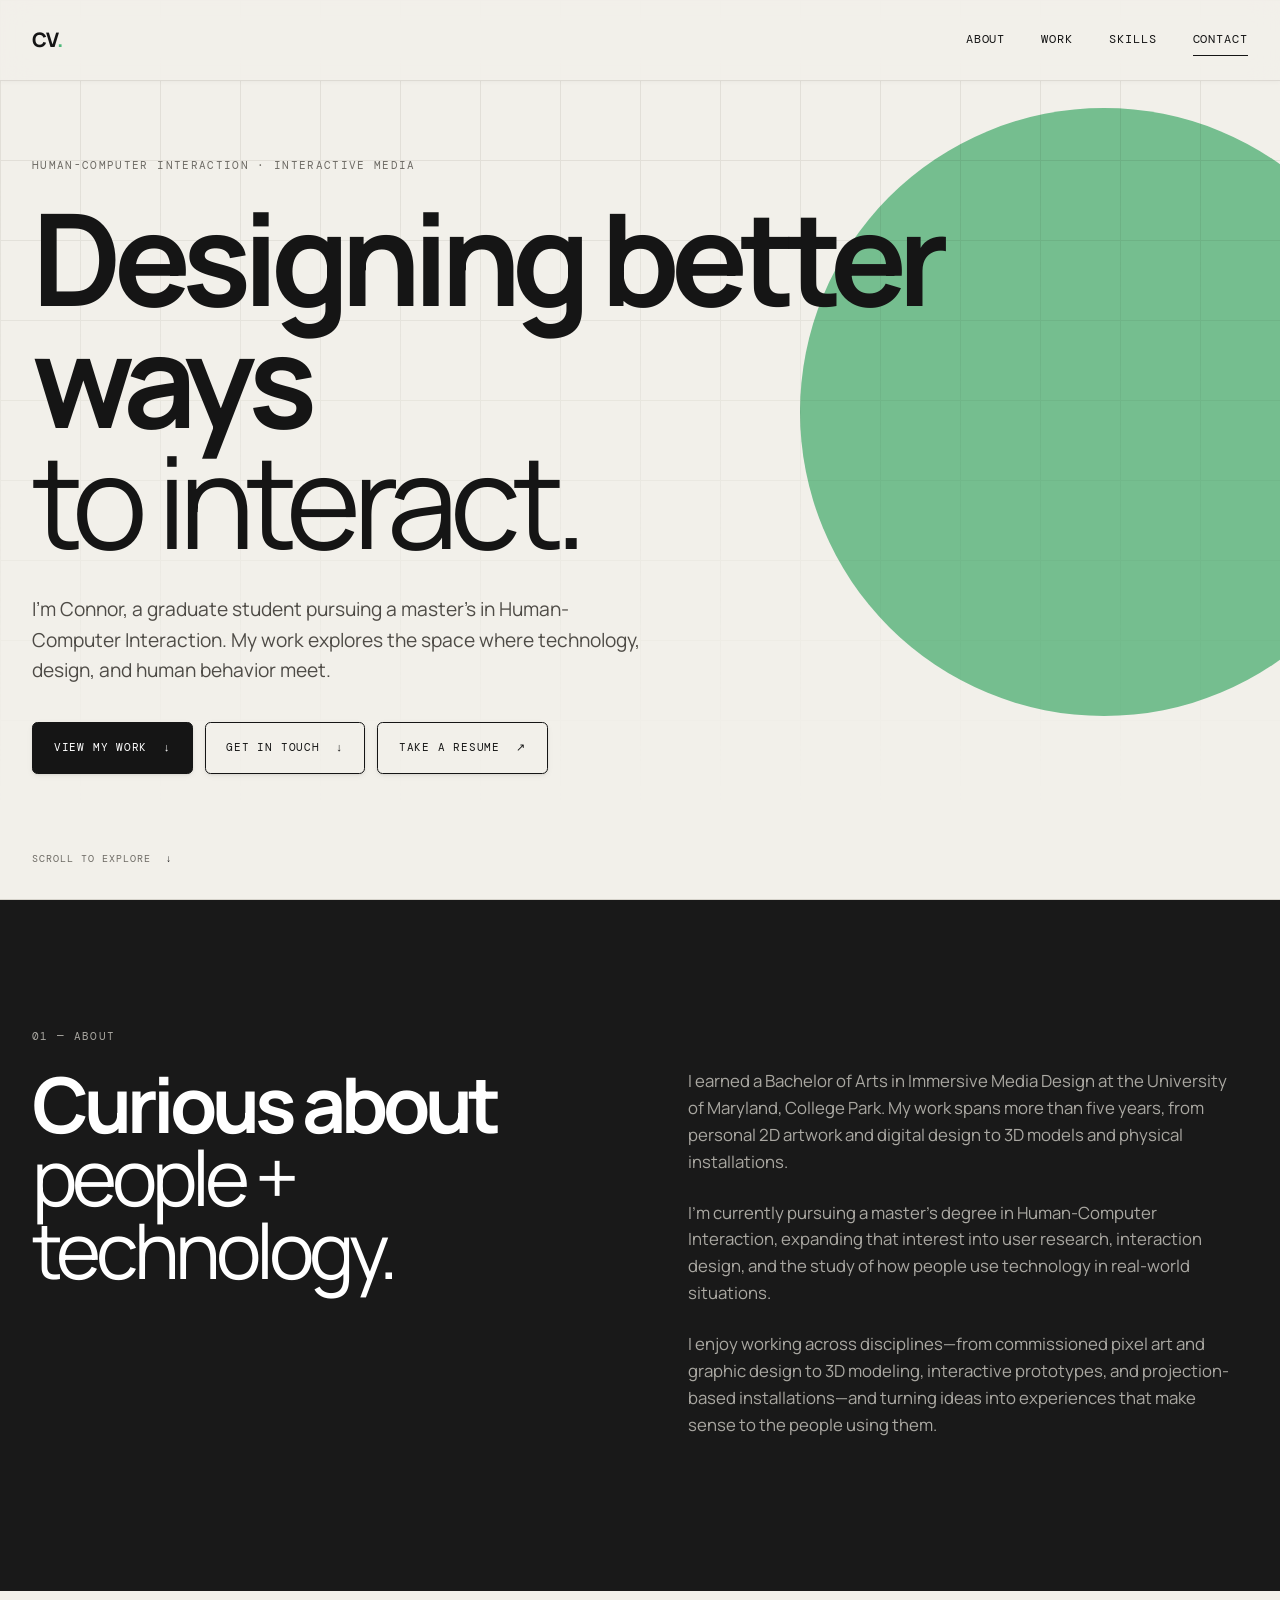
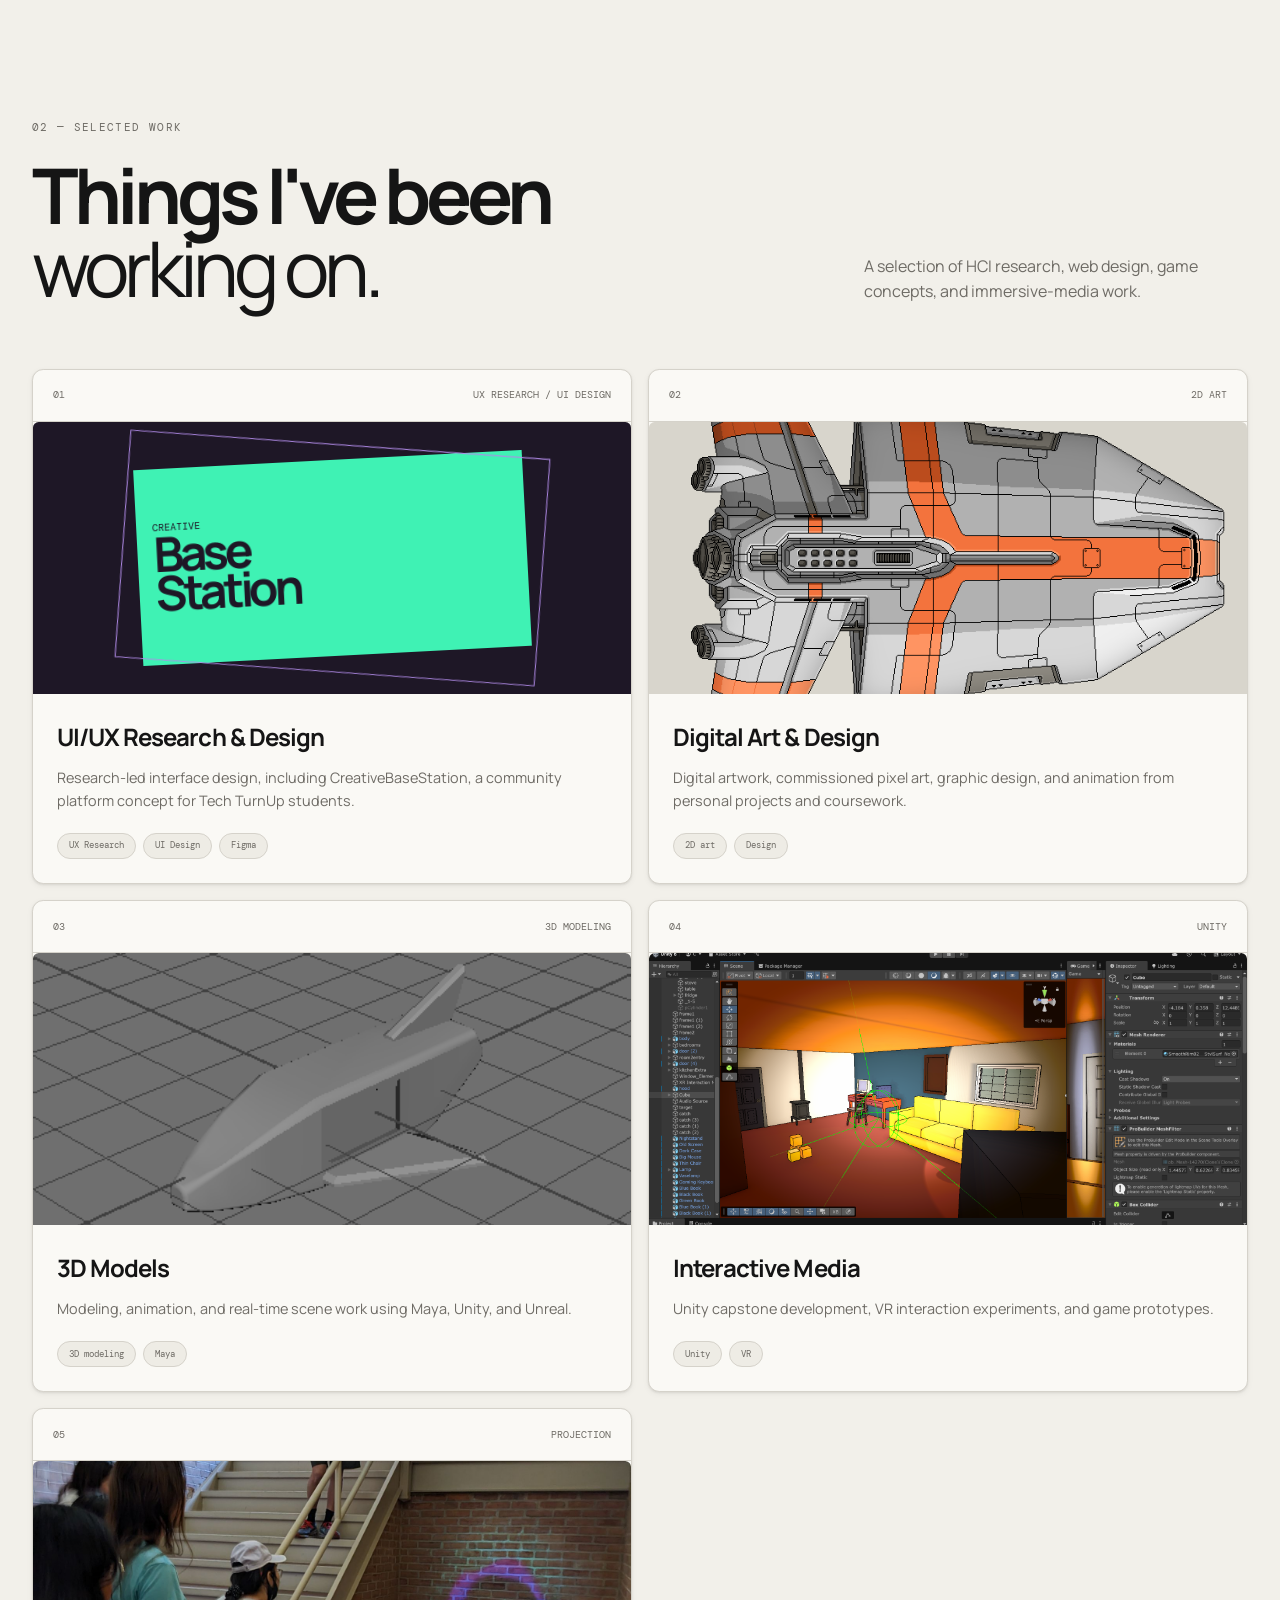
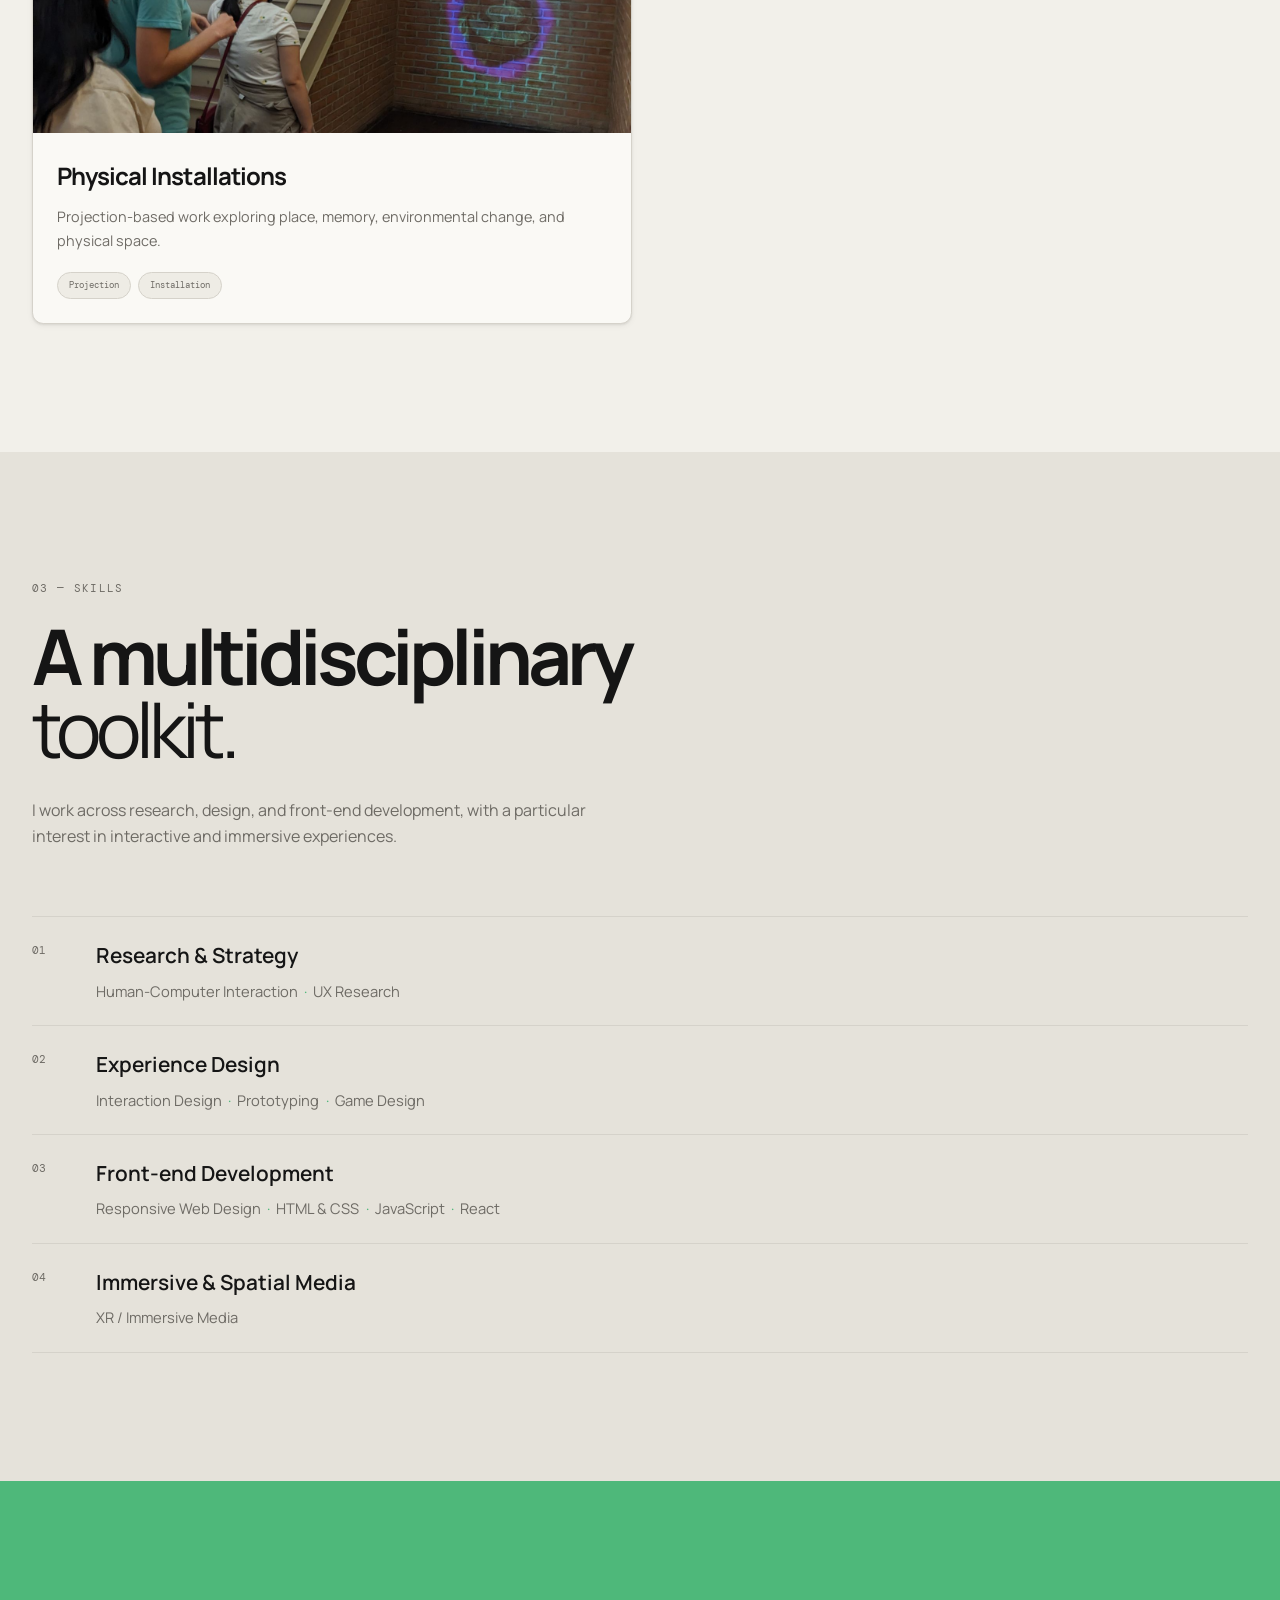
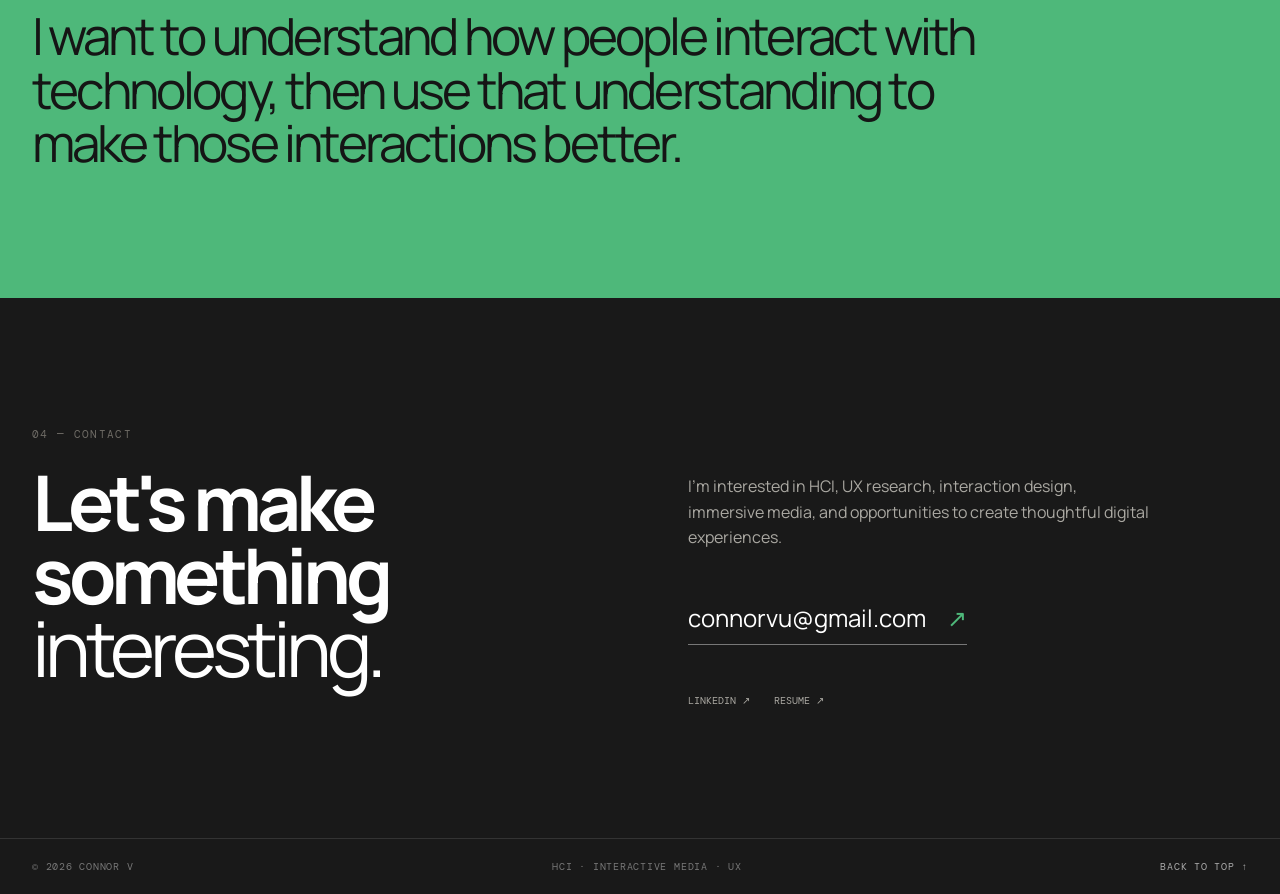
<file: index.html>
<!DOCTYPE html>

<html lang="en">
<head>
<meta charset="utf-8"/>
<meta content="width=device-width, initial-scale=1.0" name="viewport"/>
<meta content="Connor Vu — Human-Computer Interaction and immersive media portfolio." name="description"/>
<title>Connor Vu | HCI &amp; Interactive Media</title>
<link href="style.css" rel="stylesheet"/>
</head>
<body>
<header class="site-header">
<nav aria-label="Main navigation" class="nav container">
<a class="logo" href="#top">CV<span>.</span></a>
<button aria-expanded="false" aria-label="Open navigation" class="menu-toggle">
<span></span><span></span><span></span>
</button>
<div class="nav-links">
<a href="#about">About</a>
<a href="#work">Work</a>
<a href="#skills">Skills</a>
<a href="#contact">Contact</a>
</div>
</nav>
</header>
<main id="top">
<section class="hero">
<div aria-hidden="true" class="hero-grid"></div>
<div aria-hidden="true" class="hero-orb"></div>
<div class="container hero-content">
<p class="eyebrow">Human-Computer Interaction · Interactive Media</p>
<h1>Designing better ways<br/><em>to interact.</em></h1>
<p class="hero-copy">
          I'm Connor, a graduate student pursuing a master's in Human-Computer
          Interaction. My work explores the space where technology, design,
          and human behavior meet.
        </p>
<div class="hero-actions">
<a class="button primary" href="#work">View my work <span>↓</span></a>
<a class="button secondary" href="#contact">Get in touch <span>↓</span></a>
<a class="button secondary" href="resume.html#top">Take a resume <span>↗</span></a>
</div>
</div>
<div class="scroll-note">SCROLL TO EXPLORE <span>↓</span></div>
</section>
<section class="section about" id="about">
<div class="container split">
<div>
<p class="eyebrow">01 — About</p>
<h2>Curious about<br/><em>people + technology.</em></h2>
</div>
<div class="about-copy"><p>I earned a Bachelor of Arts in Immersive Media Design at the University of Maryland, College Park. My work spans more than five years, from personal 2D artwork and digital design to 3D models and physical installations.</p><p>I'm currently pursuing a master's degree in Human-Computer Interaction, expanding that interest into user research, interaction design, and the study of how people use technology in real-world situations.</p><p>I enjoy working across disciplines—from commissioned pixel art and graphic design to 3D modeling, interactive prototypes, and projection-based installations—and turning ideas into experiences that make sense to the people using them.</p></div>
</div>
</section>
<section class="section work" id="work">
<div class="container">
<div class="section-heading">
<div>
<p class="eyebrow">02 — Selected work</p>
<h2>Things I've been<br/><em>working on.</em></h2>
</div>
<p class="section-intro">
            A selection of HCI research, web design, game concepts, and
            immersive-media work.
          </p>
</div>
<div class="project-grid">
<a class="project-card" href="ui-ux-research-design.html">
<div class="project-top"><span>01</span><span>UX research / UI design</span></div>
<div class="project-visual portfolio-card-visual ux-card-visual"><div class="ux-card-art"><span>Creative</span><strong>Base<br>Station</strong><i></i></div></div>
<div class="project-info">
<h3>UI/UX Research &amp; Design</h3><p>Research-led interface design, including CreativeBaseStation, a community platform concept for Tech TurnUp students.</p>
<div class="tags"><span>UX Research</span><span>UI Design</span><span>Figma</span></div>
</div>
</a>
<a class="project-card" href="digital-art-design.html">
<div class="project-top"><span>02</span><span>2D art</span></div>
<div class="project-visual portfolio-card-visual"><img alt="Digital Art &amp; Design" loading="lazy" src="assets/projects/games/c314bb107456d1b4daa9a0ae0d06cf68.jpg"/></div>
<div class="project-info">
<h3>Digital Art &amp; Design</h3><p>Digital artwork, commissioned pixel art, graphic design, and animation from personal projects and coursework.</p>
<div class="tags"><span>2D art</span><span>Design</span></div>
</div>
</a>
<a class="project-card" href="3d-models.html">
<div class="project-top"><span>03</span><span>3D modeling</span></div>
<div class="project-visual portfolio-card-visual"><img alt="3D Models" loading="lazy" src="assets/projects/modeling/4b2443bfa3b2364f48e3e9ef25f0fc33.jpg"/></div>
<div class="project-info">
<h3>3D Models</h3><p>Modeling, animation, and real-time scene work using Maya, Unity, and Unreal.</p>
<div class="tags"><span>3D modeling</span><span>Maya</span></div>
</div>
</a>
<a class="project-card" href="interactive-media.html">
<div class="project-top"><span>04</span><span>Unity</span></div>
<div class="project-visual portfolio-card-visual"><img alt="Interactive Media" loading="lazy" src="assets/projects/unity/950d9461f7787fd98e0f0216bd90d44c.jpg"/></div>
<div class="project-info">
<h3>Interactive Media</h3><p>Unity capstone development, VR interaction experiments, and game prototypes.</p>
<div class="tags"><span>Unity</span><span>VR</span></div>
</div>
</a>
<a class="project-card" href="physical-installations.html">
<div class="project-top"><span>05</span><span>Projection</span></div>
<div class="project-visual portfolio-card-visual"><img alt="Physical Installations" loading="lazy" src="assets/projects/space/b1932865c90029d2c8b261a615fad9dc.jpg"/></div>
<div class="project-info">
<h3>Physical Installations</h3><p>Projection-based work exploring place, memory, environmental change, and physical space.</p>
<div class="tags"><span>Projection</span><span>Installation</span></div>
</div>
</a>
</div>
</div>
</section>
<section class="section skills" id="skills">
<div class="container skills-layout">
  <div class="skills-intro">
    <p class="eyebrow">03 — Skills</p>
    <h2>A multidisciplinary<br/><em>toolkit.</em></h2>
    <p class="muted">
      I work across research, design, and front-end development, with a
      particular interest in interactive and immersive experiences.
    </p>
  </div>
  <div class="skill-list" aria-label="Skills grouped by discipline">
    <div class="skill">
      <span class="skill-number">01</span>
      <div><h3>Research &amp; Strategy</h3><p>Human-Computer Interaction <i>·</i> UX Research</p></div>
    </div>
    <div class="skill">
      <span class="skill-number">02</span>
      <div><h3>Experience Design</h3><p>Interaction Design <i>·</i> Prototyping <i>·</i> Game Design</p></div>
    </div>
    <div class="skill">
      <span class="skill-number">03</span>
      <div><h3>Front-end Development</h3><p>Responsive Web Design <i>·</i> HTML &amp; CSS <i>·</i> JavaScript <i>·</i> React</p></div>
    </div>
    <div class="skill">
      <span class="skill-number">04</span>
      <div><h3>Immersive &amp; Spatial Media</h3><p>XR / Immersive Media</p></div>
    </div>
  </div>
</div>
</section>
<section class="statement">
<div class="container">
<p>
          I want to understand how people interact with technology,
          then use that understanding to make those interactions better.
        </p>
</div>
</section>
<section class="section contact" id="contact">
<div class="container contact-inner">
<div>
<p class="eyebrow">04 — Contact</p>
<h2>Let's make something<br/><em>interesting.</em></h2>
</div>
<div class="contact-right">
<p>
            I'm interested in HCI, UX research, interaction design, immersive
            media, and opportunities to create thoughtful digital experiences.
          </p>

<a class="contact-link" href="mailto:connorvu@gmail.com">
            connorvu@gmail.com <span>↗</span>
</a>
<div class="socials">
<a aria-label="LinkedIn" href="https://www.linkedin.com/in/connor-vu-408b61270/">LinkedIn ↗</a>
<a aria-label="LinkedIn" href="resume.html">Resume ↗</a>
</div>
</div>
</div>
</section>
</main>
<footer>
<div class="container footer-inner">
<span>© <span id="year"></span> Connor V</span>
<span>HCI · Interactive Media · UX</span>
<a href="#top">Back to top ↑</a>
</div>
</footer>
<script src="script.js"></script>
</body>
</html>
</file>
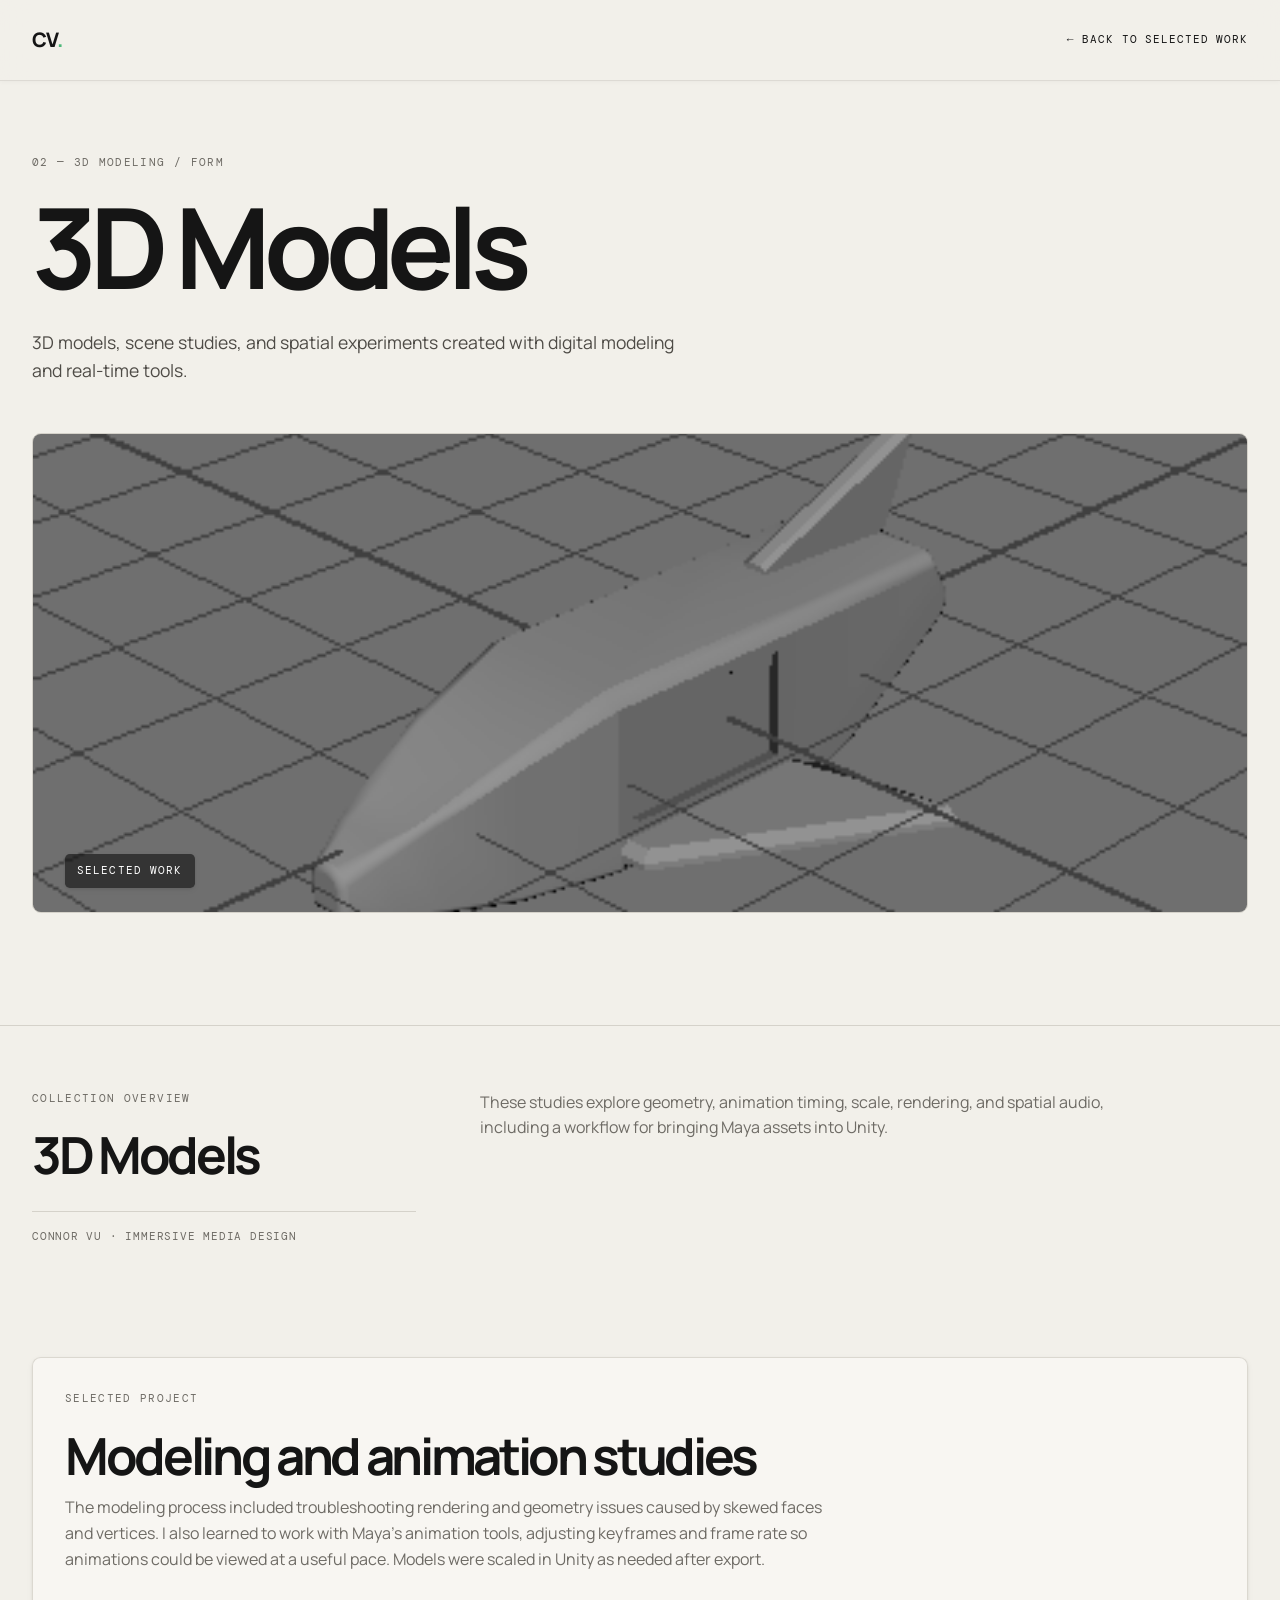
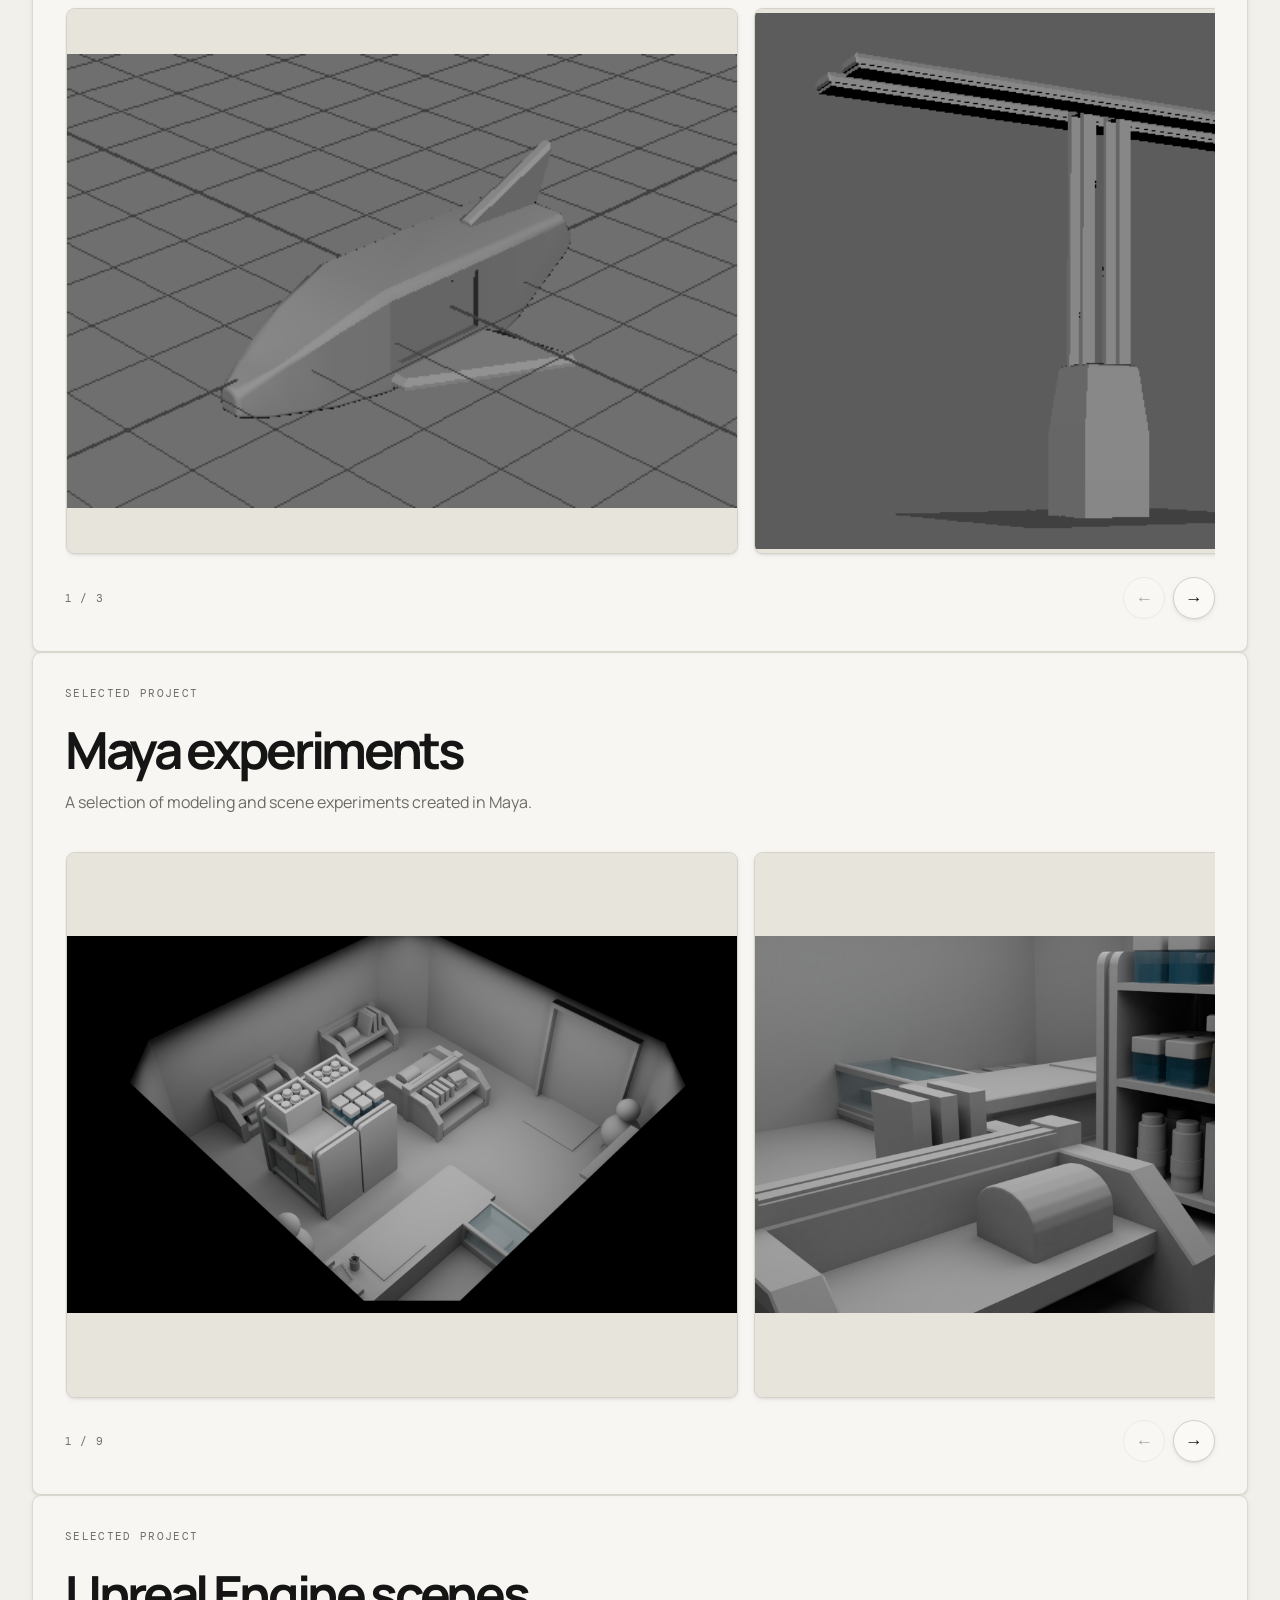
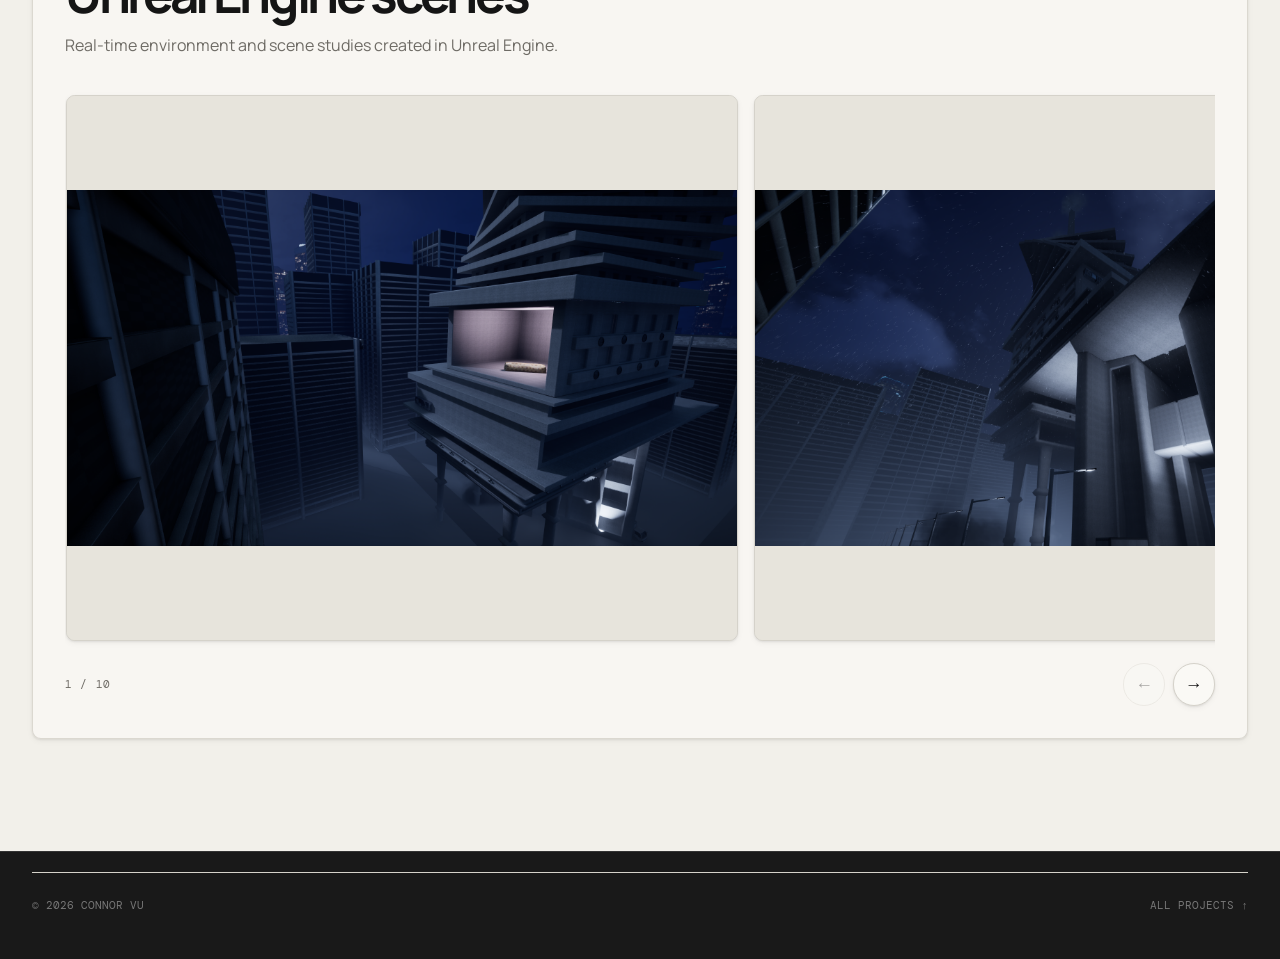
<file: 3d-models.html>
<!DOCTYPE html>
<html lang="en">
<head>
  <meta charset="UTF-8">
  <meta name="viewport" content="width=device-width, initial-scale=1.0">
  <meta name="description" content="3D Models — Connor Vu's portfolio.">
  <title>3D Models | Connor Vu</title>
  <link rel="stylesheet" href="style.css">
</head>
<body class="project-page">
  <header class="site-header"><nav class="nav container project-nav" aria-label="Project navigation">
    <a class="logo" href="index.html#top">CV<span>.</span></a>
    <a class="back" href="index.html#work">← Back to selected work</a>
  </nav></header>
  <main>
    <section class="project-hero"><div class="container">
      <p class="eyebrow">02 — 3D MODELING / FORM</p>
      <h1>3D Models</h1>
      <p class="project-lede">3D models, scene studies, and spatial experiments created with digital modeling and real-time tools.</p>
      <div class="project-art project-art-image"><img src="assets/projects/modeling/4b2443bfa3b2364f48e3e9ef25f0fc33.jpg" alt="3D Models" loading="lazy"><span class="art-label">Selected work</span></div>
    </div></section>
    <section class="container project-body">
      <div><p class="eyebrow">Collection overview</p><h2>3D Models</h2><div class="project-meta">Connor Vu · Immersive Media Design</div></div>
      <div><p>These studies explore geometry, animation timing, scale, rendering, and spatial audio, including a workflow for bringing Maya assets into Unity.</p></div>
    </section>
    <section class="container project-collection">
      
        <article class="project-entry">
          <div class="project-entry-copy">
            <p class="eyebrow">Selected project</p>
            <h2>Modeling and animation studies</h2>
            <p>The modeling process included troubleshooting rendering and geometry issues caused by skewed faces and vertices. I also learned to work with Maya&#x27;s animation tools, adjusting keyframes and frame rate so animations could be viewed at a useful pace. Models were scaled in Unity as needed after export.</p>
          </div>
          <div class="project-gallery"><figure><img src="assets/projects/modeling/4b2443bfa3b2364f48e3e9ef25f0fc33.jpg" alt="Modeling and animation studies" loading="lazy"></figure><figure><img src="assets/projects/modeling/e3f5c934a9e48a693176388b3edf1c37.jpg" alt="Modeling and animation studies" loading="lazy"></figure><figure><img src="assets/projects/modeling/3bdc5f309a34e1b2114edd565e29d015.jpg" alt="Modeling and animation studies" loading="lazy"></figure></div>
        </article>
        <article class="project-entry">
          <div class="project-entry-copy">
            <p class="eyebrow">Selected project</p>
            <h2>Maya experiments</h2>
            <p>A selection of modeling and scene experiments created in Maya.</p>
          </div>
          <div class="project-gallery"><figure><img src="assets/projects/maya/5683206c9d51f9692d088db1e8ad2c28.jpg" alt="Maya experiments" loading="lazy"></figure><figure><img src="assets/projects/maya/3e5475bd168398bf6ee48f8e97029d0a.jpg" alt="Maya experiments" loading="lazy"></figure><figure><img src="assets/projects/maya/128286971d63cfac8a9c28454d6e1e8a.jpg" alt="Maya experiments" loading="lazy"></figure><figure><img src="assets/projects/maya/9304d443f497817fb84485c67fb62bd0.jpg" alt="Maya experiments" loading="lazy"></figure><figure><img src="assets/projects/maya/4dab0cf059c9f9fe586df185dbe82161.jpg" alt="Maya experiments" loading="lazy"></figure><figure><img src="assets/projects/maya/95f4e3fbe29812120bda511e2a5c38dc.jpg" alt="Maya experiments" loading="lazy"></figure><figure><img src="assets/projects/maya/da5d7e5ed2ae2fa2a2933799fc78070c.jpg" alt="Maya experiments" loading="lazy"></figure><figure><img src="assets/projects/maya/e9354cecbbddc7b1f8dcd4f6bb797a7c.jpg" alt="Maya experiments" loading="lazy"></figure><figure><img src="assets/projects/maya/56b2d156eb2f7253983961fe42a385a2.jpg" alt="Maya experiments" loading="lazy"></figure></div>
        </article>
        <article class="project-entry">
          <div class="project-entry-copy">
            <p class="eyebrow">Selected project</p>
            <h2>Unreal Engine scenes</h2>
            <p>Real-time environment and scene studies created in Unreal Engine.</p>
          </div>
          <div class="project-gallery"><figure><img src="assets/projects/unreal/279920bdd3ca712125901c67dfe90764.jpg" alt="Unreal Engine scenes" loading="lazy"></figure><figure><img src="assets/projects/unreal/31512f76381415531280cd5e41a42f4d.jpg" alt="Unreal Engine scenes" loading="lazy"></figure><figure><img src="assets/projects/unreal/aec319bf2f8a26fde99ed83d3d4241b6.jpg" alt="Unreal Engine scenes" loading="lazy"></figure><figure><img src="assets/projects/unreal/7b28c564924ad9857ea82cbd4a8cc93c.jpg" alt="Unreal Engine scenes" loading="lazy"></figure><figure><img src="assets/projects/unreal/61d17d06a8c88a63576266816c58234b.jpg" alt="Unreal Engine scenes" loading="lazy"></figure><figure><img src="assets/projects/unreal/401f4be90937f97a0b51965e6ee7b3c9.jpg" alt="Unreal Engine scenes" loading="lazy"></figure><figure><img src="assets/projects/unreal/43298350f42518707965ea0830f4509e.jpg" alt="Unreal Engine scenes" loading="lazy"></figure><figure><img src="assets/projects/unreal/94abc2b9c42918475fe8210ca9abeb7e.jpg" alt="Unreal Engine scenes" loading="lazy"></figure><figure><img src="assets/projects/unreal/11b2fa25da632d7cd795c8dcdf4f3310.jpg" alt="Unreal Engine scenes" loading="lazy"></figure><figure><img src="assets/projects/unreal/3f1be37f59a8f775bdf3d7447bb0db38.jpg" alt="Unreal Engine scenes" loading="lazy"></figure></div>
        </article>
    </section>
  </main>
  <footer><div class="container project-footer"><span>© <span id="year"></span> Connor Vu</span><a href="index.html#work">All projects ↑</a></div></footer>
  <script src="gallery.js" defer></script>
</body></html>
</file>
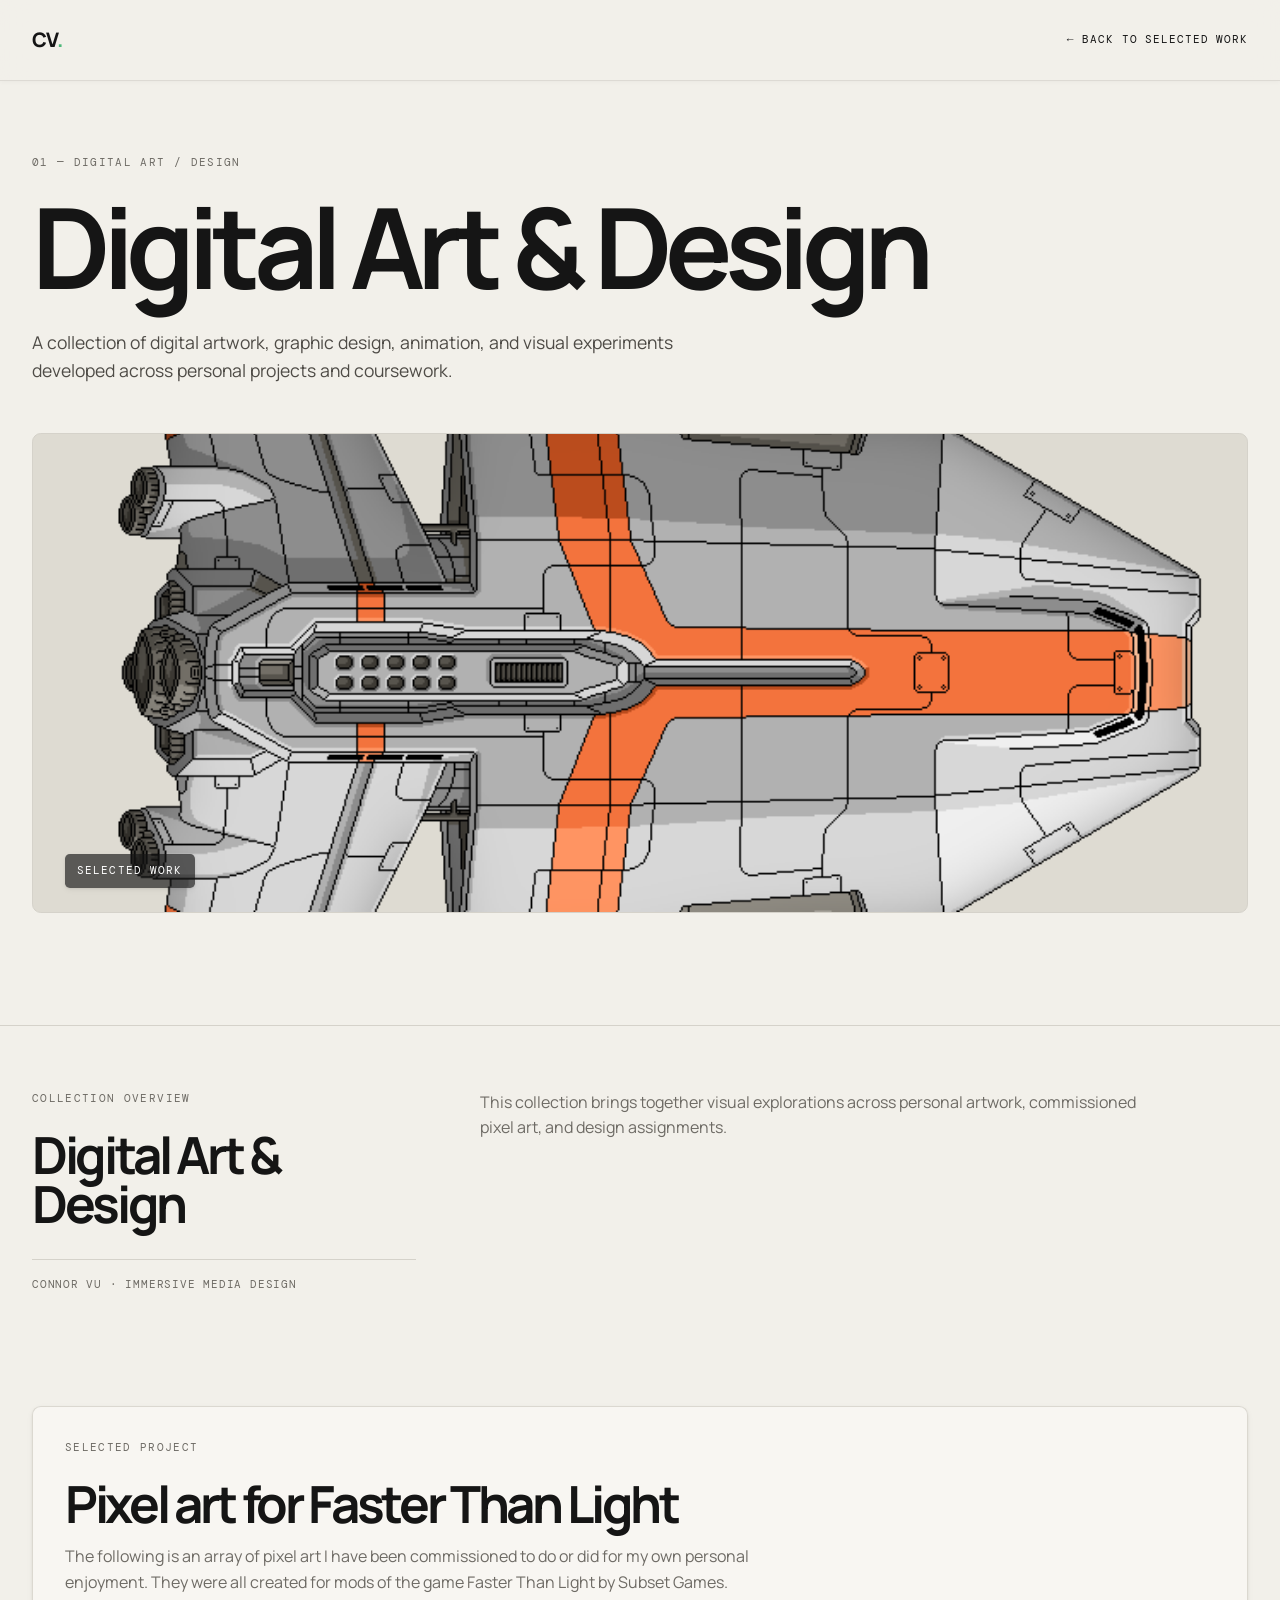
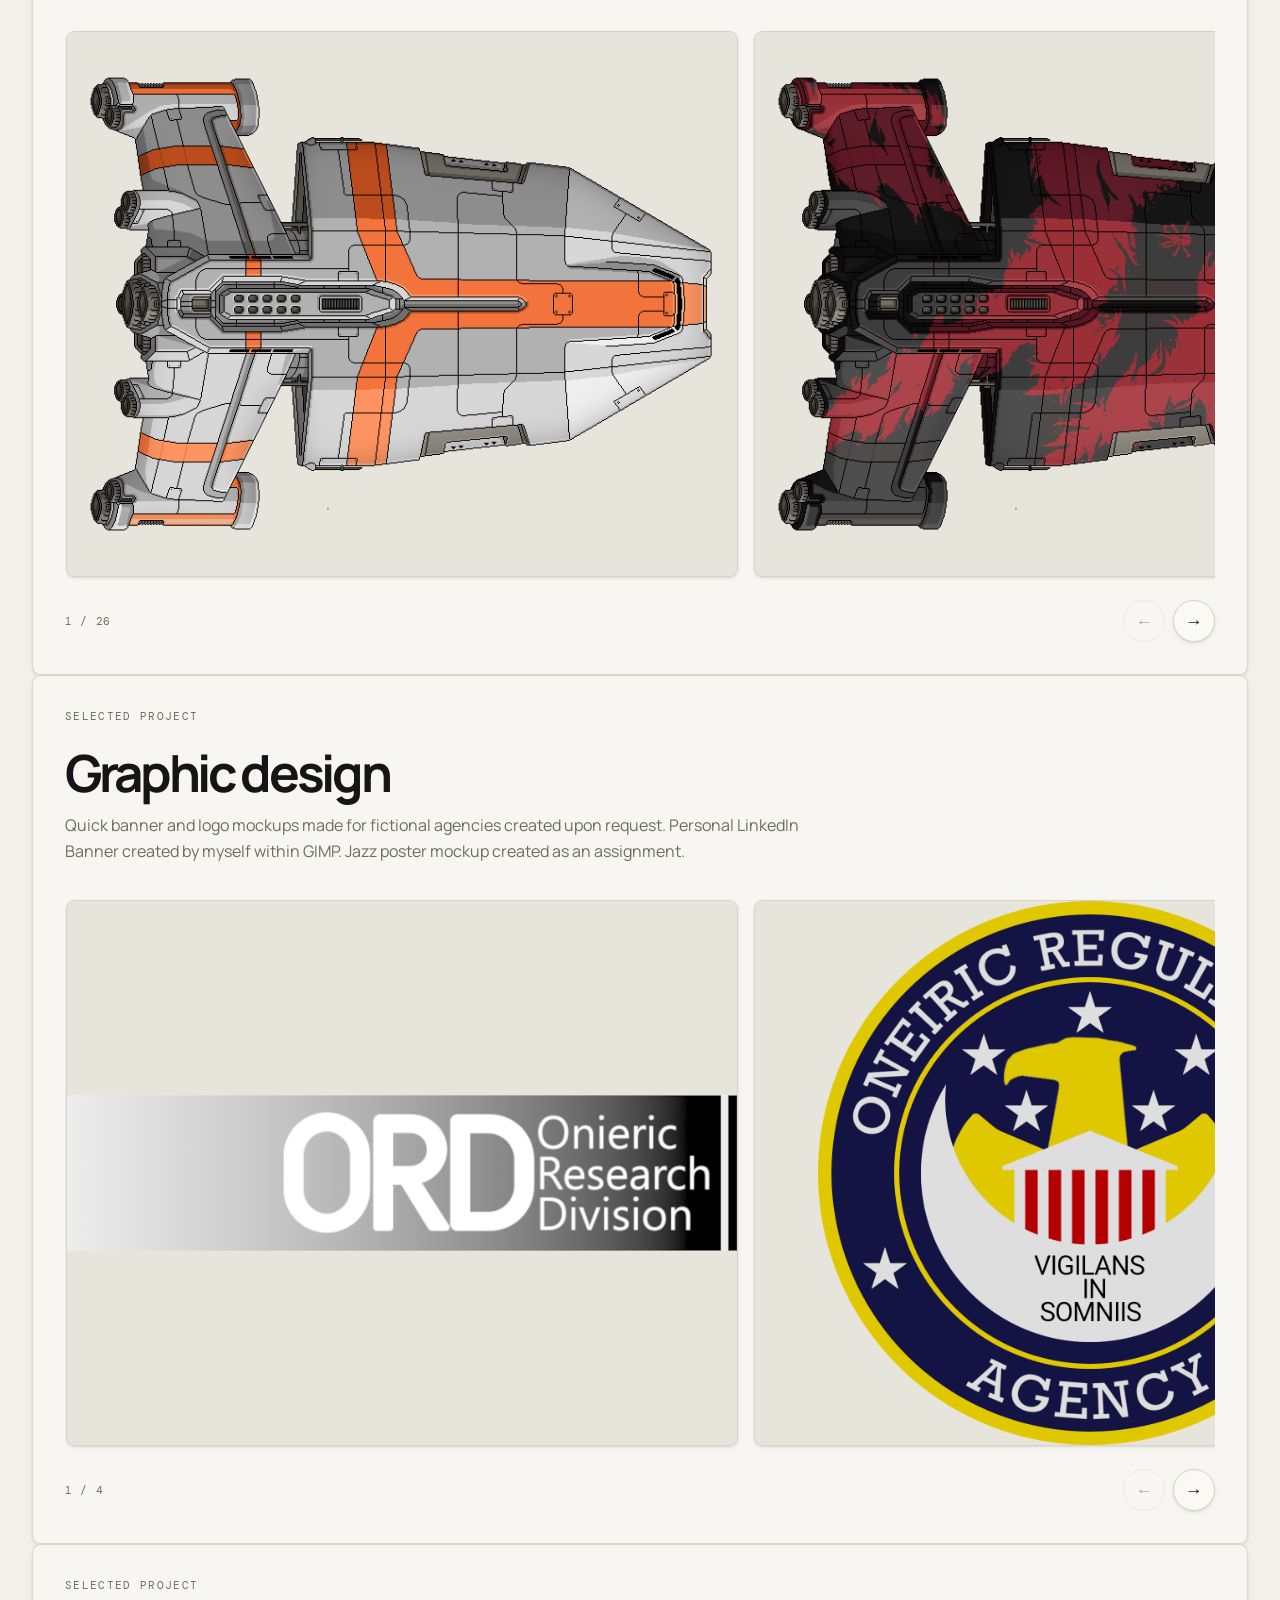
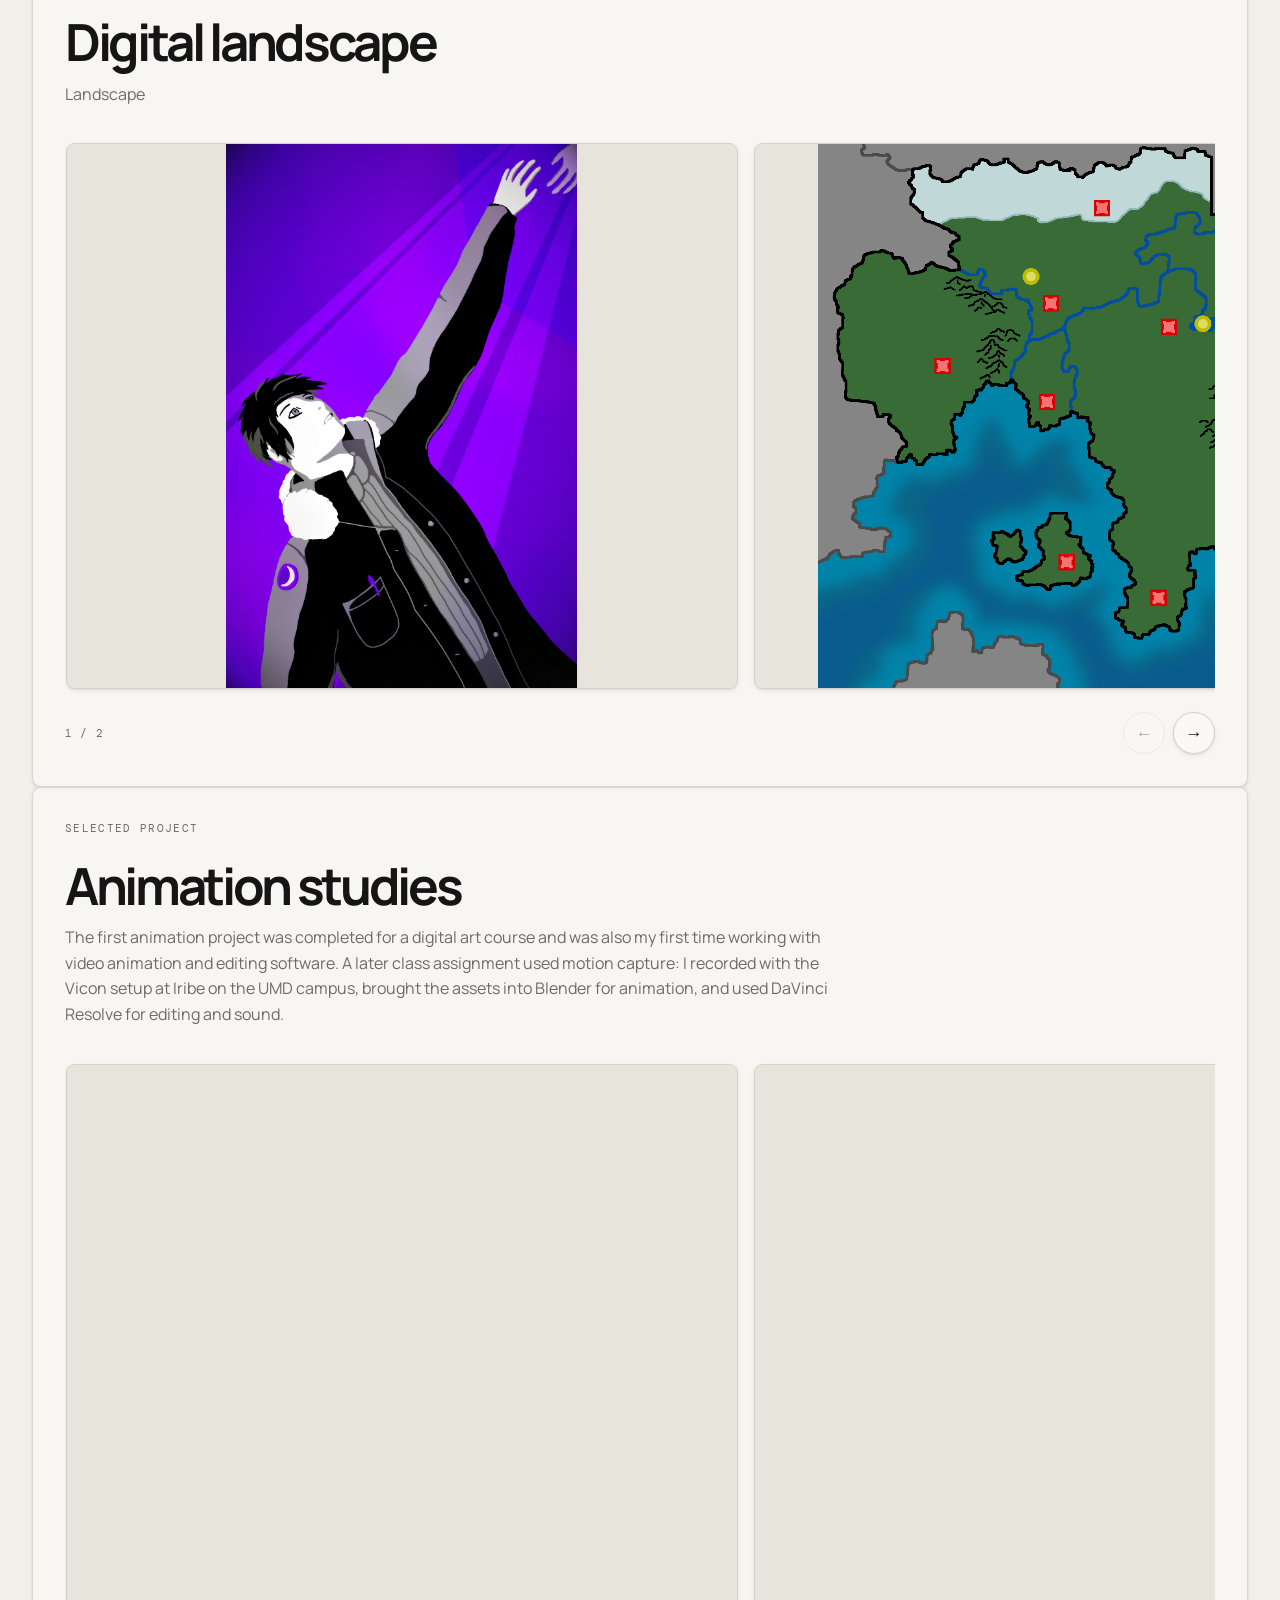
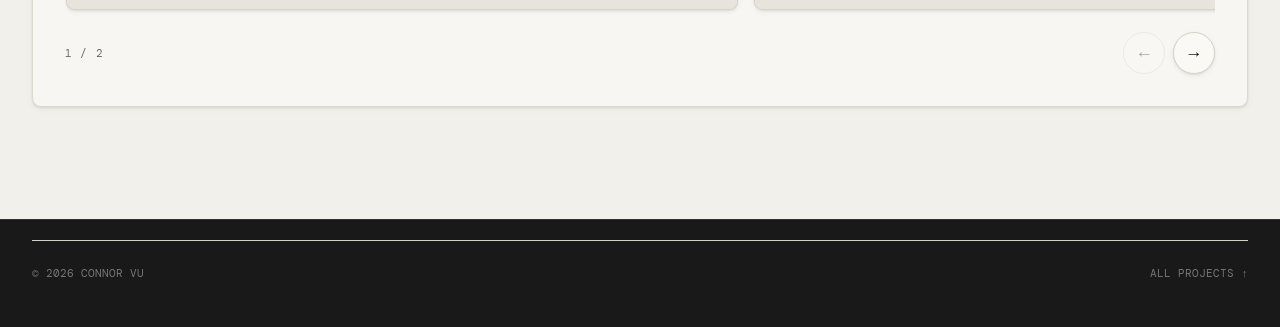
<file: digital-art-design.html>
<!DOCTYPE html>
<html lang="en">

<head>
  <meta charset="UTF-8">
  <meta name="viewport" content="width=device-width, initial-scale=1.0">
  <meta name="description" content="Digital Art &amp; Design — Connor Vu's portfolio.">
  <title>Digital Art &amp; Design | Connor Vu</title>
  <link rel="stylesheet" href="style.css">
</head>

<body class="project-page">
  <header class="site-header">
    <nav class="nav container project-nav" aria-label="Project navigation">
      <a class="logo" href="index.html#top">CV<span>.</span></a>
      <a class="back" href="index.html#work">← Back to selected work</a>
    </nav>
  </header>
  <main>
    <section class="project-hero">
      <div class="container">
        <p class="eyebrow">01 — DIGITAL ART / DESIGN</p>
        <h1>Digital Art &amp; Design</h1>
        <p class="project-lede">A collection of digital artwork, graphic design, animation, and visual experiments
          developed across personal projects and coursework.</p>
        <div class="project-art project-art-image"><img src="assets/projects/games/c314bb107456d1b4daa9a0ae0d06cf68.jpg"
            alt="Digital Art &amp; Design" loading="lazy"><span class="art-label">Selected work</span></div>
      </div>
    </section>
    <section class="container project-body">
      <div>
        <p class="eyebrow">Collection overview</p>
        <h2>Digital Art &amp; Design</h2>
        <div class="project-meta">Connor Vu · Immersive Media Design</div>
      </div>
      <div>
        <p>This collection brings together visual explorations across personal artwork, commissioned pixel art, and
          design assignments.</p>
      </div>
    </section>
    <section class="container project-collection">

      <article class="project-entry">
        <div class="project-entry-copy">
          <p class="eyebrow">Selected project</p>
          <h2>Pixel art for Faster Than Light</h2>
          <p>The following is an array of pixel art I have been commissioned to do or did for my own personal enjoyment.
            They were all created for mods of the game Faster Than Light by Subset Games.</p>
        </div>
        <div class="project-gallery">
          <figure><img src="assets/projects/games/c314bb107456d1b4daa9a0ae0d06cf68.jpg"
              alt="Pixel art for Faster Than Light" loading="lazy"></figure>
          <figure><img src="assets/projects/games/f25958d532d807cbc08cd4f3def480ea.jpg"
              alt="Pixel art for Faster Than Light" loading="lazy"></figure>
          <figure><img src="assets/projects/games/31ffbf867bcc200adfcc346964b41420.jpg"
              alt="Pixel art for Faster Than Light" loading="lazy"></figure>
          <figure><img src="assets/projects/games/7a6167a9750611f49fb5e3376322acb8.jpg"
              alt="Pixel art for Faster Than Light" loading="lazy"></figure>
          <figure><img src="assets/projects/games/c1f3cdb9fd3780c9da7a2105ee6f32f1.jpg"
              alt="Pixel art for Faster Than Light" loading="lazy"></figure>
          <figure><img src="assets/projects/games/3c0a5affc9b9fbe307fff957bec59a54.jpg"
              alt="Pixel art for Faster Than Light" loading="lazy"></figure>
          <figure><img src="assets/projects/games/8f06306c1bc0fda799471f267d5e15fd.jpg"
              alt="Pixel art for Faster Than Light" loading="lazy"></figure>
          <figure><img src="assets/projects/games/1defc1d5fa61061b36c94d2b35119cb8.jpg"
              alt="Pixel art for Faster Than Light" loading="lazy"></figure>
          <figure><img src="assets/projects/games/81b3467b7eac5517dcf7e328530683e9.jpg"
              alt="Pixel art for Faster Than Light" loading="lazy"></figure>
          <figure><img src="assets/projects/games/ea54d12bb722b96c7546e918af78f87f.jpg"
              alt="Pixel art for Faster Than Light" loading="lazy"></figure>
          <figure><img src="assets/projects/games/003cac0527af8c67d00008d19020a24b.jpg"
              alt="Pixel art for Faster Than Light" loading="lazy"></figure>
          <figure><img src="assets/projects/games/1f75074236f0659b366d43eb7ba50240.jpg"
              alt="Pixel art for Faster Than Light" loading="lazy"></figure>
          <figure><img src="assets/projects/games/79c5f6d7f2f7470a340da1df00d1543f.jpg"
              alt="Pixel art for Faster Than Light" loading="lazy"></figure>
          <figure><img src="assets/projects/games/14d2026148cac570bae7e2dc97926cf3.jpg"
              alt="Pixel art for Faster Than Light" loading="lazy"></figure>
          <figure><img src="assets/projects/games/abd0cc75c7714b4fefb41bcf208c509f.jpg"
              alt="Pixel art for Faster Than Light" loading="lazy"></figure>
          <figure><img src="assets/projects/games/e9494b9352b70ea5f3826d729e8d7fae.jpg"
              alt="Pixel art for Faster Than Light" loading="lazy"></figure>
          <figure><img src="assets/projects/games/baae6592d76bc8bf3fdb806111d87db3.jpg"
              alt="Pixel art for Faster Than Light" loading="lazy"></figure>
          <figure><img src="assets/projects/games/6784520833fc8379b52c793f595d90ff.jpg"
              alt="Pixel art for Faster Than Light" loading="lazy"></figure>
          <figure><img src="assets/projects/games/1fb5d0421227ef69c5c144ee235f6673.jpg"
              alt="Pixel art for Faster Than Light" loading="lazy"></figure>
          <figure><img src="assets/projects/games/c7bf458e47b41f31f5af439d956701fa.jpg"
              alt="Pixel art for Faster Than Light" loading="lazy"></figure>
          <figure><img src="assets/projects/games/211fd96b59546a943219eb6381683db9.jpg"
              alt="Pixel art for Faster Than Light" loading="lazy"></figure>
          <figure><img src="assets/projects/games/2556aa2866130fa511e78586e9f0182a.jpg"
              alt="Pixel art for Faster Than Light" loading="lazy"></figure>
          <figure><img src="assets/projects/games/56f99ad01a2f37066bccc8d70c3b5ec4.jpg"
              alt="Pixel art for Faster Than Light" loading="lazy"></figure>
          <figure><img src="assets/projects/games/c532f146a7d45c8468c3229a3817526c.jpg"
              alt="Pixel art for Faster Than Light" loading="lazy"></figure>
          <figure><img src="assets/projects/games/b304382586e1bb8c9f04ffe341754dfa.jpg"
              alt="Pixel art for Faster Than Light" loading="lazy"></figure>
          <figure><img src="assets/projects/games/5b3ce321427d9312465b6182dbd8ada5.jpg"
              alt="Pixel art for Faster Than Light" loading="lazy"></figure>
        </div>
      </article>
      <article class="project-entry">
        <div class="project-entry-copy">
          <p class="eyebrow">Selected project</p>
          <h2>Graphic design</h2>
          <p>Quick banner and logo mockups made for fictional agencies created upon request. Personal LinkedIn Banner
            created by myself within GIMP. Jazz poster mockup created as an assignment.</p>
        </div>
        <div class="project-gallery">
          <figure><img src="assets/projects/graphic design/5ab2c8799b79f377fb2bbf60f8684aea.jpg" alt="Graphic design"
              loading="lazy"></figure>
          <figure><img src="assets/projects/graphic design/6320ae9b35fb7945b575bc98757d4438.jpg" alt="Graphic design"
              loading="lazy"></figure>
          <figure><img src="assets/projects/graphic design/dec036ad1f9721defe7476ca907fd38a.jpg" alt="Graphic design"
              loading="lazy"></figure>
          <figure><img src="assets/projects/graphic design/1550f8b089a1fe9344b294cbf17c2dc4.jpg" alt="Graphic design"
              loading="lazy"></figure>
        </div>
      </article>
      <article class="project-entry">
        <div class="project-entry-copy">
          <p class="eyebrow">Selected project</p>
          <h2>Digital landscape</h2>
          <p>Landscape</p>
        </div>
        <div class="project-gallery">
          <figure><img src="assets/projects/digital/893f51dac4d24fd94e6f81a8ff82fb44.jpg" alt="Digital landscape"
              loading="lazy"></figure>
          <figure><img src="assets/projects/digital/b6ffbb123b2f0ca53f742384b0c55d54.jpg" alt="Digital landscape"
              loading="lazy"></figure>
        </div>
      </article>
      <article class="project-entry">
        <div class="project-entry-copy">
          <p class="eyebrow">Selected project</p>
          <h2>Animation studies</h2>
          <p>The first animation project was completed for a digital art course and was also my first time working with
            video animation and editing software. A later class assignment used motion capture: I recorded with the
            Vicon setup at Iribe on the UMD campus, brought the assets into Blender for animation, and used DaVinci
            Resolve for editing and sound.</p>
        </div>
        <div class="project-gallery">
          <figure><iframe width="560" height="315" src="https://www.youtube.com/embed/9kwNhhQruUg?si=-6ULigVxafVN7Vzc"
              title="YouTube video player" frameborder="0"
              allow="accelerometer; autoplay; clipboard-write; encrypted-media; gyroscope; picture-in-picture; web-share"
              referrerpolicy="strict-origin-when-cross-origin" allowfullscreen></iframe></figure>
          <figure><iframe width="560" height="315" src="https://www.youtube.com/embed/JuE6Ug68A1M?si=hn3j4YNBPnOMipdw"
              title="YouTube video player" frameborder="0"
              allow="accelerometer; autoplay; clipboard-write; encrypted-media; gyroscope; picture-in-picture; web-share"
              referrerpolicy="strict-origin-when-cross-origin" allowfullscreen></iframe></figure>
        </div>
      </article>
    </section>
  </main>
  <footer>
    <div class="container project-footer"><span>© <span id="year"></span> Connor Vu</span><a href="index.html#work">All
        projects ↑</a></div>
  </footer>
  <script src="gallery.js" defer></script>
</body>

</html>
</file>
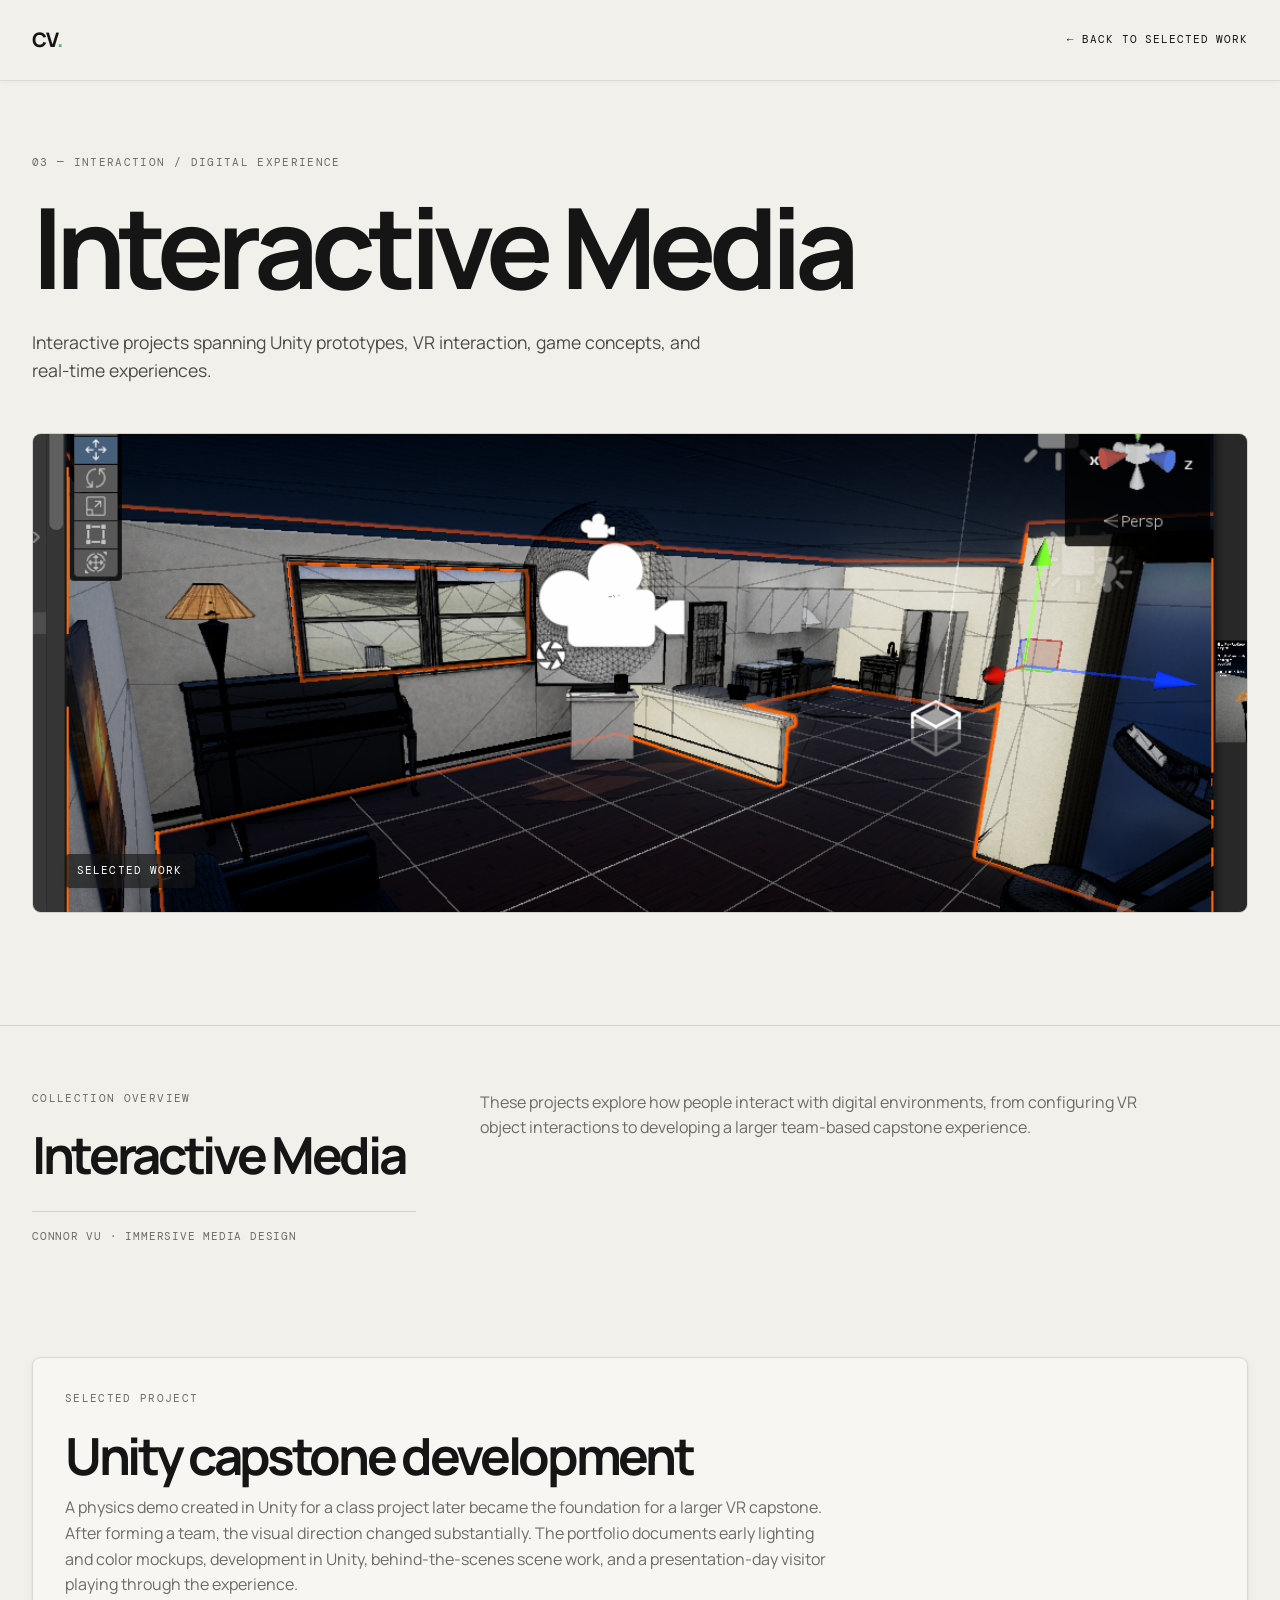
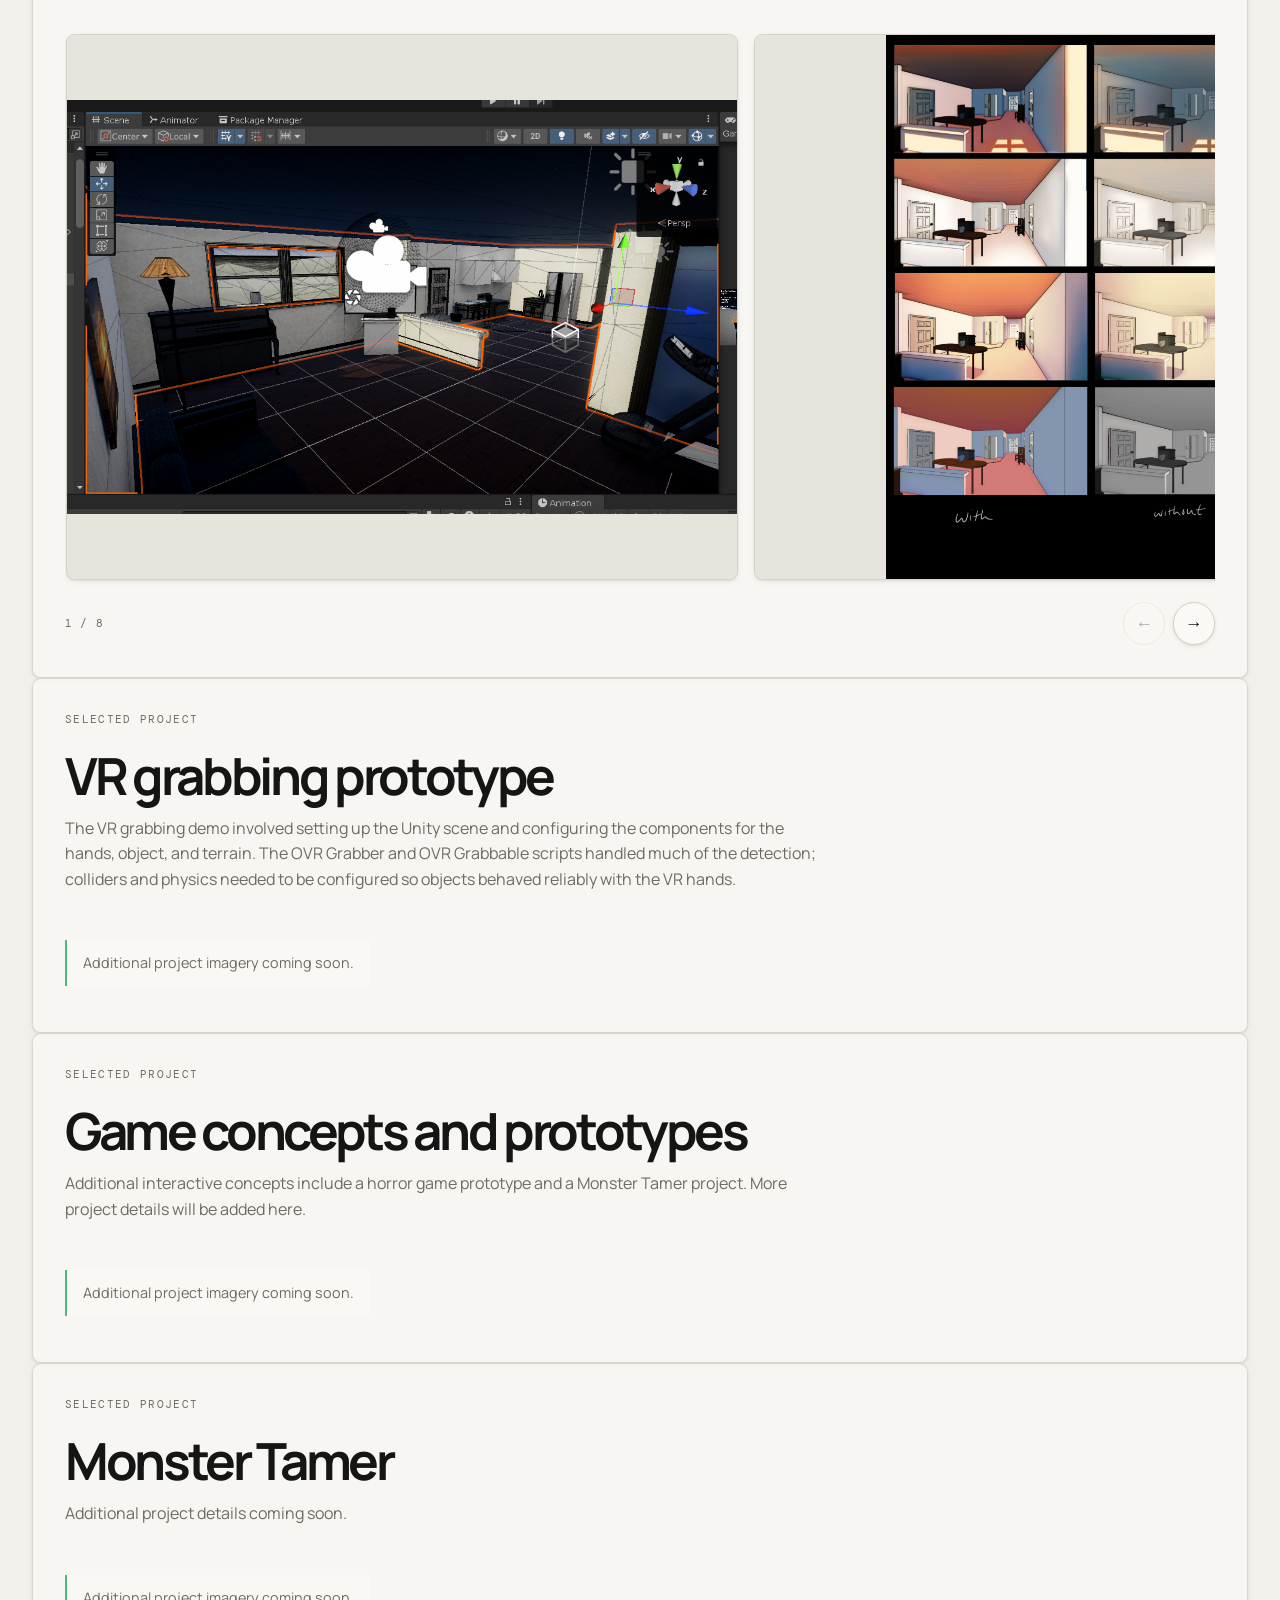
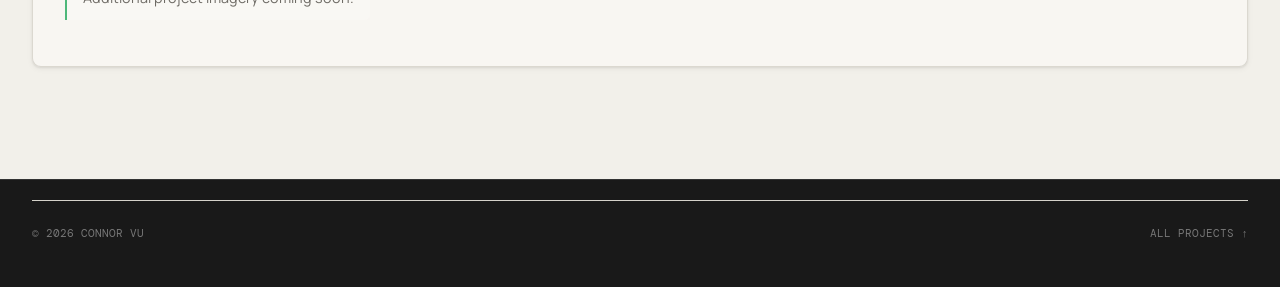
<file: interactive-media.html>
<!DOCTYPE html>
<html lang="en">
<head>
  <meta charset="UTF-8">
  <meta name="viewport" content="width=device-width, initial-scale=1.0">
  <meta name="description" content="Interactive Media — Connor Vu's portfolio.">
  <title>Interactive Media | Connor Vu</title>
  <link rel="stylesheet" href="style.css">
</head>
<body class="project-page">
  <header class="site-header"><nav class="nav container project-nav" aria-label="Project navigation">
    <a class="logo" href="index.html#top">CV<span>.</span></a>
    <a class="back" href="index.html#work">← Back to selected work</a>
  </nav></header>
  <main>
    <section class="project-hero"><div class="container">
      <p class="eyebrow">03 — INTERACTION / DIGITAL EXPERIENCE</p>
      <h1>Interactive Media</h1>
      <p class="project-lede">Interactive projects spanning Unity prototypes, VR interaction, game concepts, and real-time experiences.</p>
      <div class="project-art project-art-image"><img src="assets/projects/unity/00c94b94c0ec0e7c3446cd00a081e46e.jpg" alt="Interactive Media" loading="lazy"><span class="art-label">Selected work</span></div>
    </div></section>
    <section class="container project-body">
      <div><p class="eyebrow">Collection overview</p><h2>Interactive Media</h2><div class="project-meta">Connor Vu · Immersive Media Design</div></div>
      <div><p>These projects explore how people interact with digital environments, from configuring VR object interactions to developing a larger team-based capstone experience.</p></div>
    </section>
    <section class="container project-collection">
      
        <article class="project-entry">
          <div class="project-entry-copy">
            <p class="eyebrow">Selected project</p>
            <h2>Unity capstone development</h2>
            <p>A physics demo created in Unity for a class project later became the foundation for a larger VR capstone. After forming a team, the visual direction changed substantially. The portfolio documents early lighting and color mockups, development in Unity, behind-the-scenes scene work, and a presentation-day visitor playing through the experience.</p>
          </div>
          <div class="project-gallery"><figure><img src="assets/projects/unity/00c94b94c0ec0e7c3446cd00a081e46e.jpg" alt="Unity capstone development" loading="lazy"></figure><figure><img src="assets/projects/unity/37490fb3114b6bf7d9f2f292910ec3b9.jpg" alt="Unity capstone development" loading="lazy"></figure><figure><img src="assets/projects/unity/8c0a124b9b745f5a96c3d91c86aa900a.jpg" alt="Unity capstone development" loading="lazy"></figure><figure><img src="assets/projects/unity/1359451130077882dafd849cda1929cc.jpg" alt="Unity capstone development" loading="lazy"></figure><figure><img src="assets/projects/unity/b165c9c7f7a9ec48880969b7f798eff2.jpg" alt="Unity capstone development" loading="lazy"></figure><figure><img src="assets/projects/unity/950d9461f7787fd98e0f0216bd90d44c.jpg" alt="Unity capstone development" loading="lazy"></figure><figure><img src="assets/projects/unity/f62a3352ced6126f54c4e1e859308b82.jpg" alt="Unity capstone development" loading="lazy"></figure><figure><img src="assets/projects/unity/ca8e22fd8e23d79302be6996a7b5bb7c.jpg" alt="Unity capstone development" loading="lazy"></figure></div>
        </article>
        <article class="project-entry">
          <div class="project-entry-copy">
            <p class="eyebrow">Selected project</p>
            <h2>VR grabbing prototype</h2>
            <p>The VR grabbing demo involved setting up the Unity scene and configuring the components for the hands, object, and terrain. The OVR Grabber and OVR Grabbable scripts handled much of the detection; colliders and physics needed to be configured so objects behaved reliably with the VR hands.</p>
          </div>
          <p class="project-note">Additional project imagery coming soon.</p>
        </article>
        <article class="project-entry">
          <div class="project-entry-copy">
            <p class="eyebrow">Selected project</p>
            <h2>Game concepts and prototypes</h2>
            <p>Additional interactive concepts include a horror game prototype and a Monster Tamer project. More project details will be added here.</p>
          </div>
          <p class="project-note">Additional project imagery coming soon.</p>
        </article>
        <article class="project-entry">
          <div class="project-entry-copy">
            <p class="eyebrow">Selected project</p>
            <h2>Monster Tamer</h2>
            <p>Additional project details coming soon.</p>
          </div>
          <p class="project-note">Additional project imagery coming soon.</p>
        </article>
    </section>
  </main>
  <footer><div class="container project-footer"><span>© <span id="year"></span> Connor Vu</span><a href="index.html#work">All projects ↑</a></div></footer>
  <script src="gallery.js" defer></script>
</body></html>
</file>
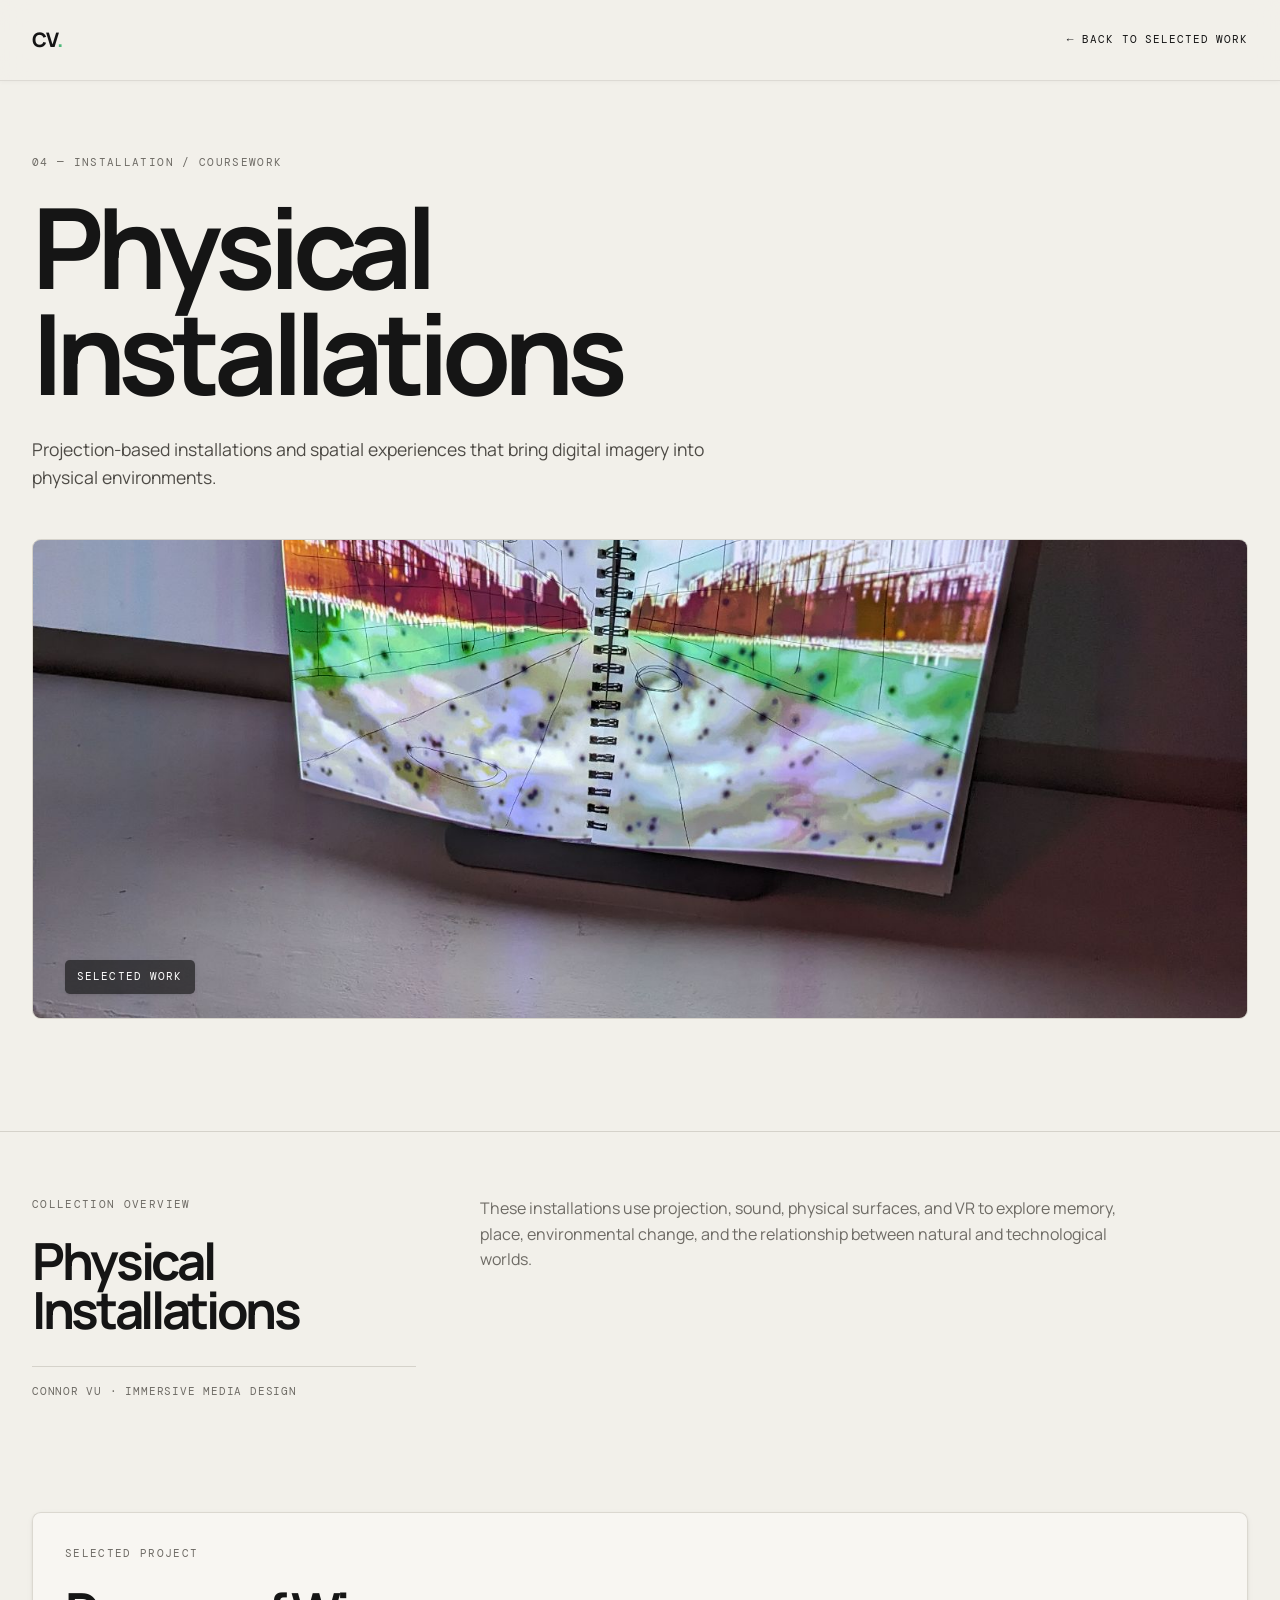
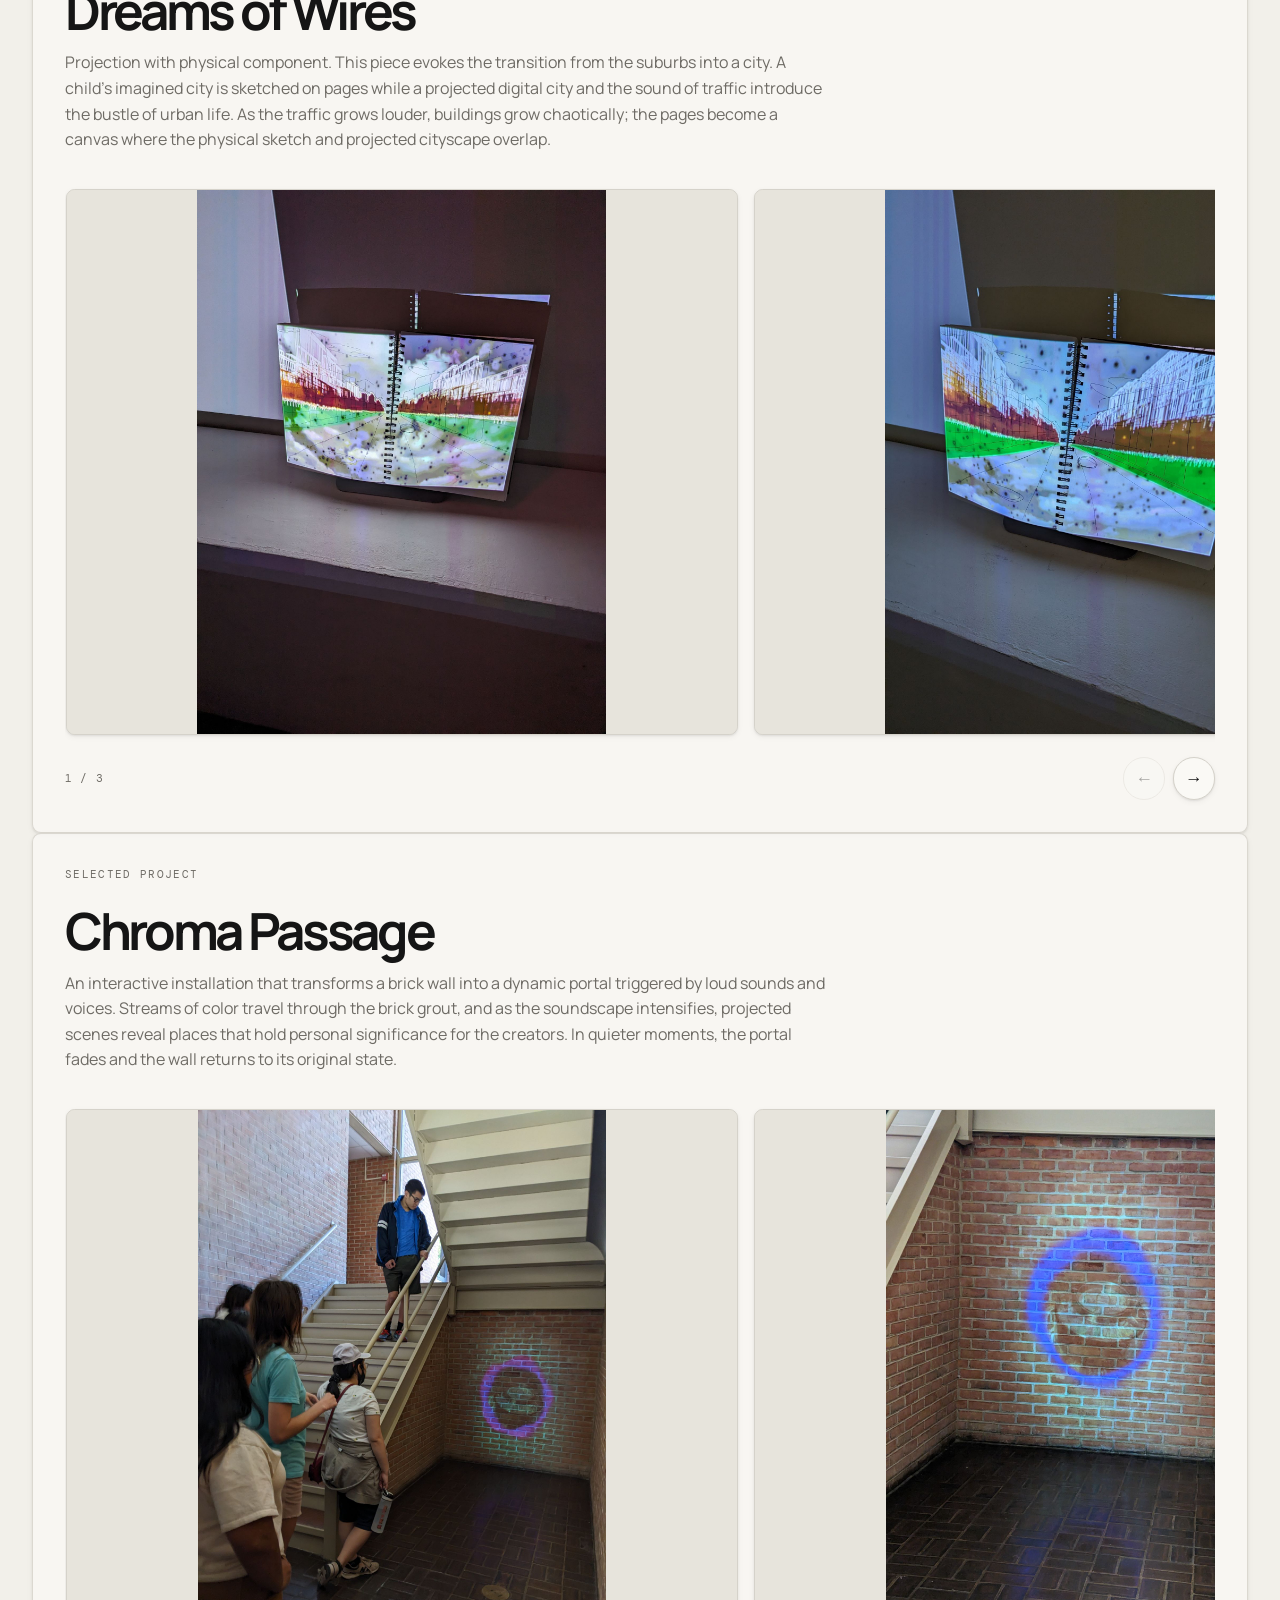
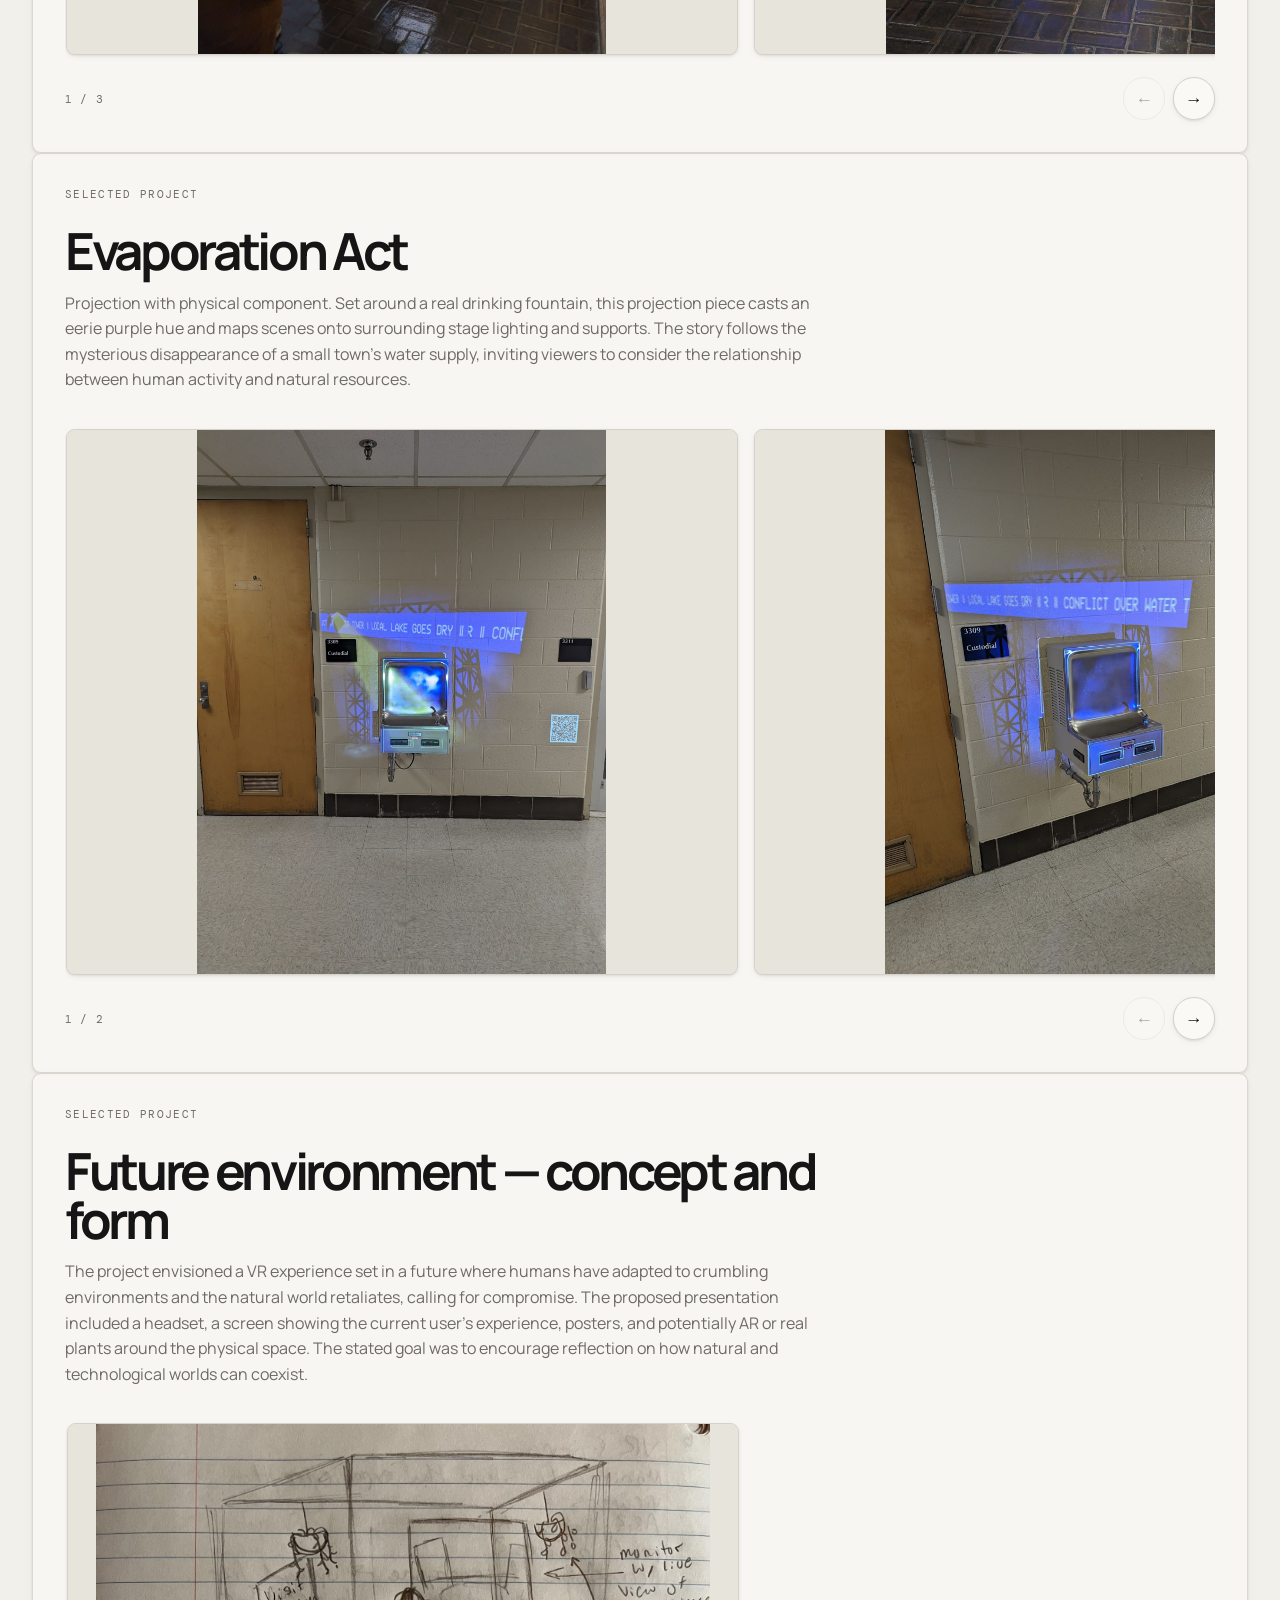
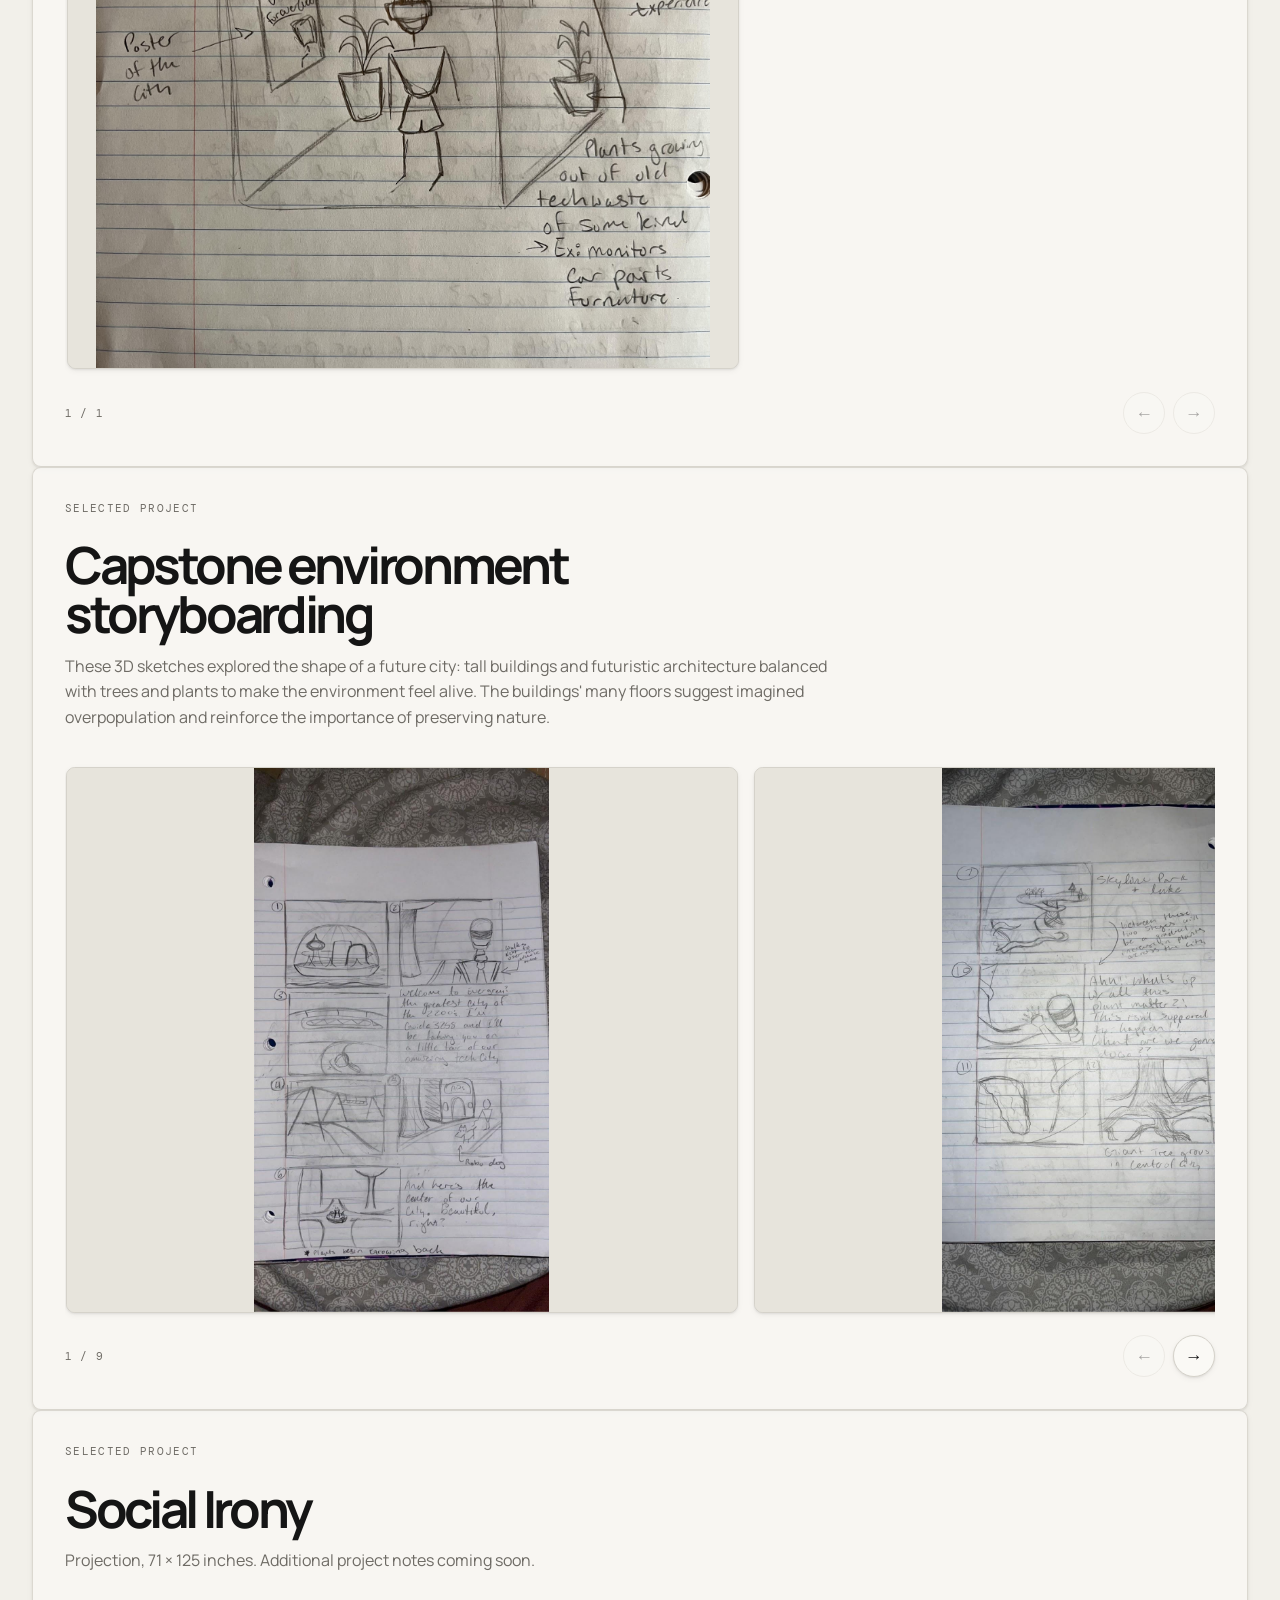
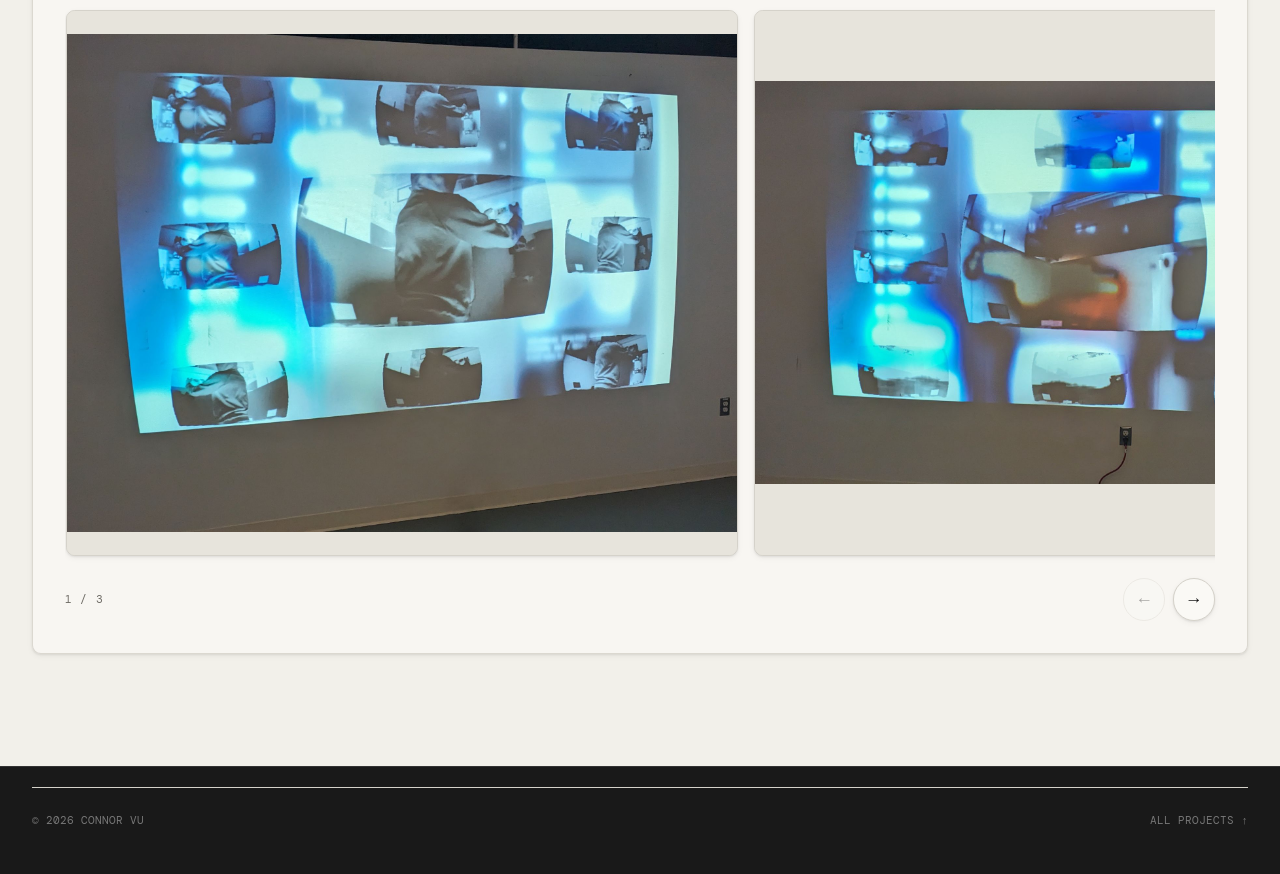
<file: physical-installations.html>
<!DOCTYPE html>
<html lang="en">

<head>
  <meta charset="UTF-8">
  <meta name="viewport" content="width=device-width, initial-scale=1.0">
  <meta name="description" content="Physical Installations — Connor Vu's portfolio.">
  <title>Physical Installations | Connor Vu</title>
  <link rel="stylesheet" href="style.css">
</head>

<body class="project-page">
  <header class="site-header">
    <nav class="nav container project-nav" aria-label="Project navigation">
      <a class="logo" href="index.html#top">CV<span>.</span></a>
      <a class="back" href="index.html#work">← Back to selected work</a>
    </nav>
  </header>
  <main>
    <section class="project-hero">
      <div class="container">
        <p class="eyebrow">04 — INSTALLATION / COURSEWORK</p>
        <h1>Physical Installations</h1>
        <p class="project-lede">Projection-based installations and spatial experiences that bring digital imagery into
          physical environments.</p>
        <div class="project-art project-art-image"><img src="assets/projects/time/464aa71a1a3476a39773cf401a3a4e4c.jpg"
            alt="Physical Installations" loading="lazy"><span class="art-label">Selected work</span></div>
      </div>
    </section>
    <section class="container project-body">
      <div>
        <p class="eyebrow">Collection overview</p>
        <h2>Physical Installations</h2>
        <div class="project-meta">Connor Vu · Immersive Media Design</div>
      </div>
      <div>
        <p>These installations use projection, sound, physical surfaces, and VR to explore memory, place, environmental
          change, and the relationship between natural and technological worlds.</p>
      </div>
    </section>
    <section class="container project-collection">

      <article class="project-entry">
        <div class="project-entry-copy">
          <p class="eyebrow">Selected project</p>
          <h2>Dreams of Wires</h2>
          <p>Projection with physical component. This piece evokes the transition from the suburbs into a city. A
            child&#x27;s imagined city is sketched on pages while a projected digital city and the sound of traffic
            introduce the bustle of urban life. As the traffic grows louder, buildings grow chaotically; the pages
            become a canvas where the physical sketch and projected cityscape overlap.</p>
        </div>
        <div class="project-gallery">
          <figure><img src="assets/projects/time/464aa71a1a3476a39773cf401a3a4e4c.jpg" alt="Dreams of Wires"
              loading="lazy"></figure>
          <figure><img src="assets/projects/time/ffacbc112be758ef93c826737beae410.jpg" alt="Dreams of Wires"
              loading="lazy"></figure>
          <figure><img src="assets/projects/time/d14561516998050a30bb37c5cd543ccf.jpg" alt="Dreams of Wires"
              loading="lazy"></figure>
        </div>
      </article>
      <article class="project-entry">
        <div class="project-entry-copy">
          <p class="eyebrow">Selected project</p>
          <h2>Chroma Passage</h2>
          <p>An interactive installation that transforms a brick wall into a dynamic portal triggered by loud sounds and
            voices. Streams of color travel through the brick grout, and as the soundscape intensifies, projected scenes
            reveal places that hold personal significance for the creators. In quieter moments, the portal fades and the
            wall returns to its original state.</p>
        </div>
        <div class="project-gallery">
          <figure><img src="assets/projects/space/b1932865c90029d2c8b261a615fad9dc.jpg" alt="Chroma Passage"
              loading="lazy"></figure>
          <figure><img src="assets/projects/space/8012c22366c672ebbd8ab692a142ff27.jpg" alt="Chroma Passage"
              loading="lazy"></figure>
          <figure><img src="assets/projects/space/b19637cfc8df2d1179e5f59c6d701c8e.jpg" alt="Chroma Passage"
              loading="lazy"></figure>
        </div>
      </article>
      <article class="project-entry">
        <div class="project-entry-copy">
          <p class="eyebrow">Selected project</p>
          <h2>Evaporation Act</h2>
          <p>Projection with physical component. Set around a real drinking fountain, this projection piece casts an
            eerie purple hue and maps scenes onto surrounding stage lighting and supports. The story follows the
            mysterious disappearance of a small town&#x27;s water supply, inviting viewers to consider the relationship
            between human activity and natural resources.</p>
        </div>
        <div class="project-gallery">
          <figure><img src="assets/projects/final/6d511f878cfc0d444d2fb7816fcb291f.jpg" alt="Evaporation Act"
              loading="lazy"></figure>
          <figure><img src="assets/projects/final/733481e60d0f069075a895ed32970718.jpg" alt="Evaporation Act"
              loading="lazy"></figure>
        </div>
      </article>
      <article class="project-entry">
        <div class="project-entry-copy">
          <p class="eyebrow">Selected project</p>
          <h2>Future environment — concept and form</h2>
          <p>The project envisioned a VR experience set in a future where humans have adapted to crumbling environments
            and the natural world retaliates, calling for compromise. The proposed presentation included a headset, a
            screen showing the current user&#x27;s experience, posters, and potentially AR or real plants around the
            physical space. The stated goal was to encourage reflection on how natural and technological worlds can
            coexist.</p>
        </div>
        <div class="project-gallery">
          <figure><img src="assets/projects/form/126719471a90fe4d6bd534770d8831cf.jpg"
              alt="Future environment — concept and form" loading="lazy"></figure>
        </div>
      </article>
      <article class="project-entry">
        <div class="project-entry-copy">
          <p class="eyebrow">Selected project</p>
          <h2>Capstone environment storyboarding</h2>
          <p>These 3D sketches explored the shape of a future city: tall buildings and futuristic architecture balanced
            with trees and plants to make the environment feel alive. The buildings&#x27; many floors suggest imagined
            overpopulation and reinforce the importance of preserving nature.</p>
        </div>
        <div class="project-gallery">
          <figure><img src="assets/projects/storyboarding/eb92a649057bd429068610d1ef8541d1.jpg"
              alt="Capstone environment storyboarding" loading="lazy"></figure>
          <figure><img src="assets/projects/storyboarding/8ead4b5abf177c205ecba6d9cc6b83e7.jpg"
              alt="Capstone environment storyboarding" loading="lazy"></figure>
          <figure><img src="assets/projects/storyboarding/593853318aa81b65980e352ac333e6a4.jpg"
              alt="Capstone environment storyboarding" loading="lazy"></figure>
          <figure><img src="assets/projects/storyboarding/b385b8b3571867c1d4963729a02ccacc.jpg"
              alt="Capstone environment storyboarding" loading="lazy"></figure>
          <figure><img src="assets/projects/storyboarding/099f9aa673540e092e7547a03862379a.jpg"
              alt="Capstone environment storyboarding" loading="lazy"></figure>
          <figure><img src="assets/projects/storyboarding/e1e6d5e4812d762b6d4a11809a63374a.jpg"
              alt="Capstone environment storyboarding" loading="lazy"></figure>
          <figure><img src="assets/projects/storyboarding/b6567c3c3882ffdbad3deff7a35a6c3b.jpg"
              alt="Capstone environment storyboarding" loading="lazy"></figure>
          <figure><img src="assets/projects/storyboarding/c3ebb10c583bc367984bc6b0ae6cff30.jpg"
              alt="Capstone environment storyboarding" loading="lazy"></figure>
          <figure><img src="assets/projects/storyboarding/b5bc416f032ffe01e698c1e1c51ad8bd.jpg"
              alt="Capstone environment storyboarding" loading="lazy"></figure>
        </div>
      </article>
      <article class="project-entry">
        <div class="project-entry-copy">
          <p class="eyebrow">Selected project</p>
          <h2>Social Irony</h2>
          <p>Projection, 71 × 125 inches. Additional project notes coming soon.</p>
        </div>
        <div class="project-gallery">
          <figure>
            <img src="assets/projects/portraiture/c932e6011eaa1d1aeeb8fbbc96f96da2.jpg" alt="Social Irony"
              loading="lazy">
          </figure>
          <figure><img src="assets/projects/portraiture/0574af08e07bd30f0684d79b1db5c007.jpg" alt="Social Irony"
              loading="lazy"></figure>
          <figure><iframe src="https://www.youtube.com/embed/RG_gXKBSvtc?si=vcPRp1mQNDdsgQq3"
              title="YouTube video player" frameborder="0"
              allow="accelerometer; autoplay; clipboard-write; encrypted-media; gyroscope; picture-in-picture; web-share"
              referrerpolicy="strict-origin-when-cross-origin" allowfullscreen></iframe></figure>
        </div>

      </article>
    </section>
  </main>
  <footer>
    <div class="container project-footer"><span>© <span id="year"></span> Connor Vu</span><a href="index.html#work">All
        projects ↑</a></div>
  </footer>
  <script src="gallery.js" defer></script>
</body>

</html>
</file>
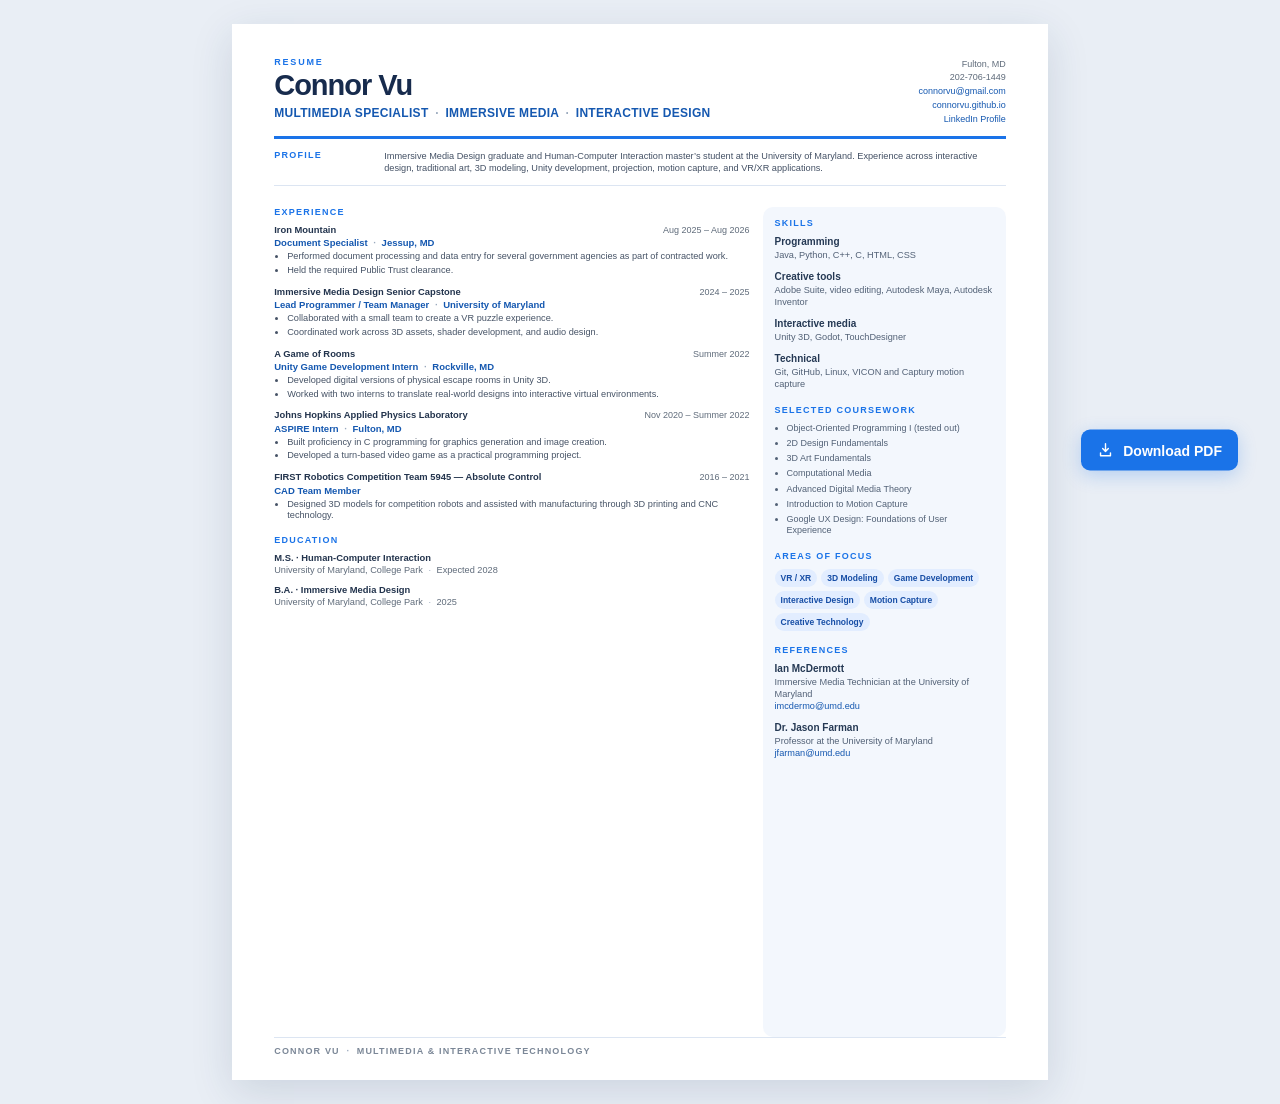
<file: resume.html>
<!doctype html>
<html lang="en">

<head>
  <meta charset="utf-8">
  <meta name="viewport" content="width=device-width, initial-scale=1">
  <title>Connor Vu — Resume</title>
  <link rel="stylesheet" href="resume.css">
</head>

<body>
  <a class="download-pdf" href="Connor-Vu-Resume.pdf" download="Connor-Vu-Resume.pdf" aria-label="Download resume as PDF">
    <svg viewBox="0 0 24 24" fill="none" aria-hidden="true">
      <path d="M12 3v11m0 0 4-4m-4 4-4-4M5 16v4h14v-4" stroke="currentColor" stroke-width="2" stroke-linecap="round" stroke-linejoin="round" />
    </svg>
    <span>Download PDF</span>
  </a>

  <main class="resume" id="resume">
    <header class="hero">
      <div>
        <p class="eyebrow">RESUME</p>
        <h1>Connor Vu</h1>
        <p class="headline">Multimedia Specialist <span>·</span> Immersive Media <span>·</span> Interactive Design</p>
      </div>
      <div class="contact">
        <p>Fulton, MD</p>
        <p>202-706-1449</p>
        <p><a href="mailto:connorvu@gmail.com">connorvu@gmail.com</a></p>
        <p><a href="https://connorvu.github.io">connorvu.github.io</a></p>
        <p><a href="https://www.linkedin.com/in/connor-vu-408b61270/">LinkedIn Profile</a></p>
      </div>
    </header>

    <section class="summary">
      <div class="section-label">PROFILE</div>
      <p>Immersive Media Design graduate and Human-Computer Interaction master’s student at the University of Maryland.
        Experience across interactive design, traditional art, 3D modeling, Unity development, projection, motion
        capture, and VR/XR applications.</p>
    </section>

    <div class="columns">
      <div class="main-column">
        <section>
          <div class="section-label">EXPERIENCE</div>
          <article class="job">
            <div class="job-top">
              <h2>Iron Mountain</h2><span>Aug 2025 – Aug 2026</span>
            </div>
            <p class="role">Document Specialist <span>·</span> Jessup, MD</p>
            <ul>
              <li>Performed document processing and data entry for several government agencies as part of contracted work.</li>
              <li>Held the required Public Trust clearance.</li>
            </ul>
          </article>
          <article class="job">
            <div class="job-top">
              <h2>Immersive Media Design Senior Capstone</h2><span>2024 – 2025</span>
            </div>
            <p class="role">Lead Programmer / Team Manager <span>·</span> University of Maryland</p>
            <ul>
              <li>Collaborated with a small team to create a VR puzzle experience.</li>
              <li>Coordinated work across 3D assets, shader development, and audio design.</li>
            </ul>
          </article>
          <article class="job">
            <div class="job-top">
              <h2>A Game of Rooms</h2><span>Summer 2022</span>
            </div>
            <p class="role">Unity Game Development Intern <span>·</span> Rockville, MD</p>
            <ul>
              <li>Developed digital versions of physical escape rooms in Unity 3D.</li>
              <li>Worked with two interns to translate real-world designs into interactive virtual environments.</li>
            </ul>
          </article>
          <article class="job">
            <div class="job-top">
              <h2>Johns Hopkins Applied Physics Laboratory</h2><span>Nov 2020 – Summer 2022</span>
            </div>
            <p class="role">ASPIRE Intern <span>·</span> Fulton, MD</p>
            <ul>
              <li>Built proficiency in C programming for graphics generation and image creation.</li>
              <li>Developed a turn-based video game as a practical programming project.</li>
            </ul>
          </article>
          <article class="job">
            <div class="job-top">
              <h2>FIRST Robotics Competition Team 5945 — Absolute Control</h2><span>2016 – 2021</span>
            </div>
            <p class="role">CAD Team Member</p>
            <ul>
              <li>Designed 3D models for competition robots and assisted with manufacturing through 3D printing and CNC technology.</li>
            </ul>
          </article>
        </section>

        <section class="education">
          <div class="section-label">EDUCATION</div>
          <article class="edu">
            <h2>M.S. · Human-Computer Interaction</h2>
            <p>University of Maryland, College Park <span>·</span> Expected 2028</p>
          </article>
          <article class="edu">
            <h2>B.A. · Immersive Media Design</h2>
            <p>University of Maryland, College Park <span>·</span> 2025</p>
          </article>
        </section>
      </div>

      <aside class="side-column">
        <section>
          <div class="section-label">SKILLS</div>
          <div class="skill-group">
            <h3>Programming</h3>
            <p>Java, Python, C++, C, HTML, CSS</p>
          </div>
          <div class="skill-group">
            <h3>Creative tools</h3>
            <p>Adobe Suite, video editing, Autodesk Maya, Autodesk Inventor</p>
          </div>
          <div class="skill-group">
            <h3>Interactive media</h3>
            <p>Unity 3D, Godot, TouchDesigner</p>
          </div>
          <div class="skill-group">
            <h3>Technical</h3>
            <p>Git, GitHub, Linux, VICON and Captury motion capture</p>
          </div>
        </section>

        <section>
          <div class="section-label">SELECTED COURSEWORK</div>
          <ul class="course-list">
            <li>Object-Oriented Programming I (tested out)</li>
            <li>2D Design Fundamentals</li>
            <li>3D Art Fundamentals</li>
            <li>Computational Media</li>
            <li>Advanced Digital Media Theory</li>
            <li>Introduction to Motion Capture</li>
            <li>Google UX Design: Foundations of User Experience</li>
          </ul>
        </section>

        <section class="focus">
          <div class="section-label">AREAS OF FOCUS</div>
          <div class="chips">
            <span>VR / XR</span><span>3D Modeling</span><span>Game Development</span>
            <span>Interactive Design</span><span>Motion Capture</span><span>Creative Technology</span>
          </div>
        </section>

        <section>
          <div class="section-label">REFERENCES</div>
          <div class="skill-group">
            <h3>Ian McDermott</h3>
            <p>Immersive Media Technician at the University of Maryland</p>
            <p><a href="mailto:imcdermo@umd.edu">imcdermo@umd.edu</a></p>
          </div>
          <div class="skill-group">
            <h3>Dr. Jason Farman</h3>
            <p>Professor at the University of Maryland</p>
            <p><a href="mailto:jfarman@umd.edu">jfarman@umd.edu</a></p>
          </div>
        </section>
      </aside>
    </div>
    <footer>CONNOR VU <span>·</span> MULTIMEDIA &amp; INTERACTIVE TECHNOLOGY</footer>
  </main>

</body>
</html>
</file>
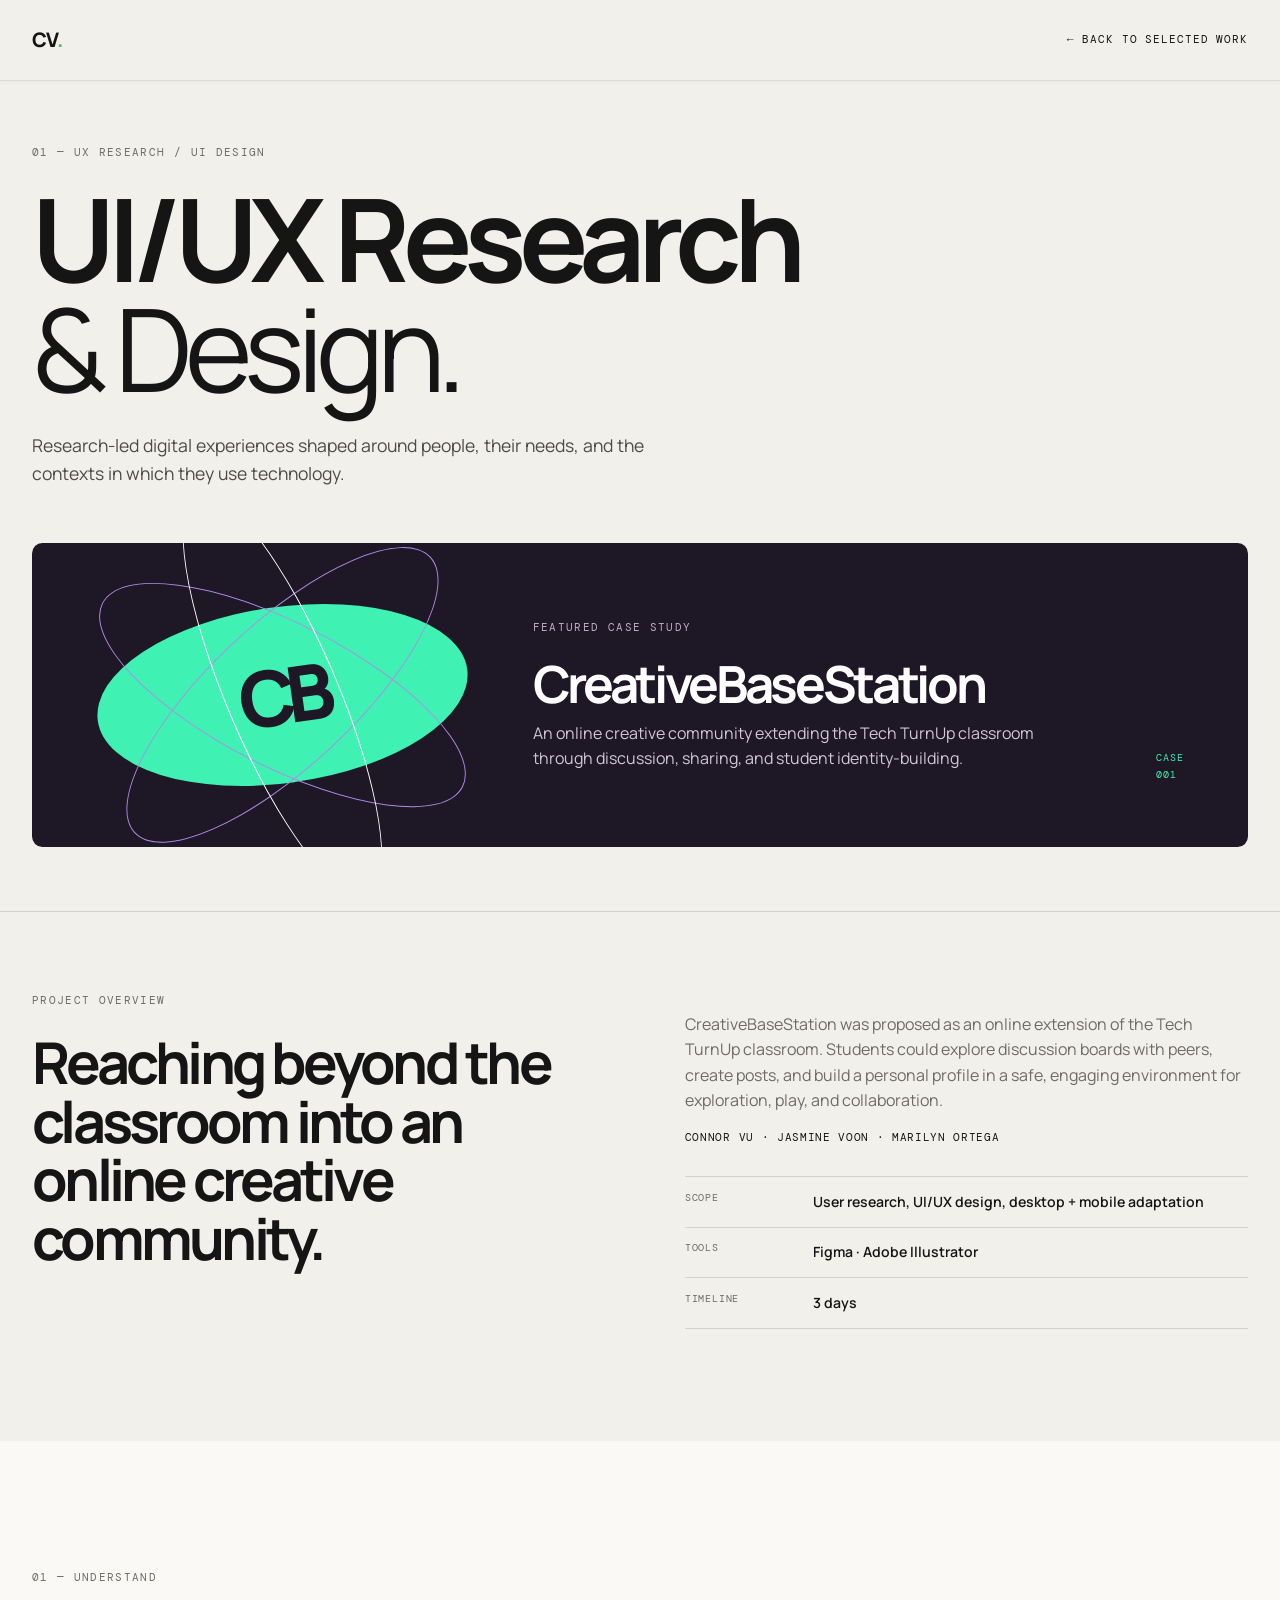
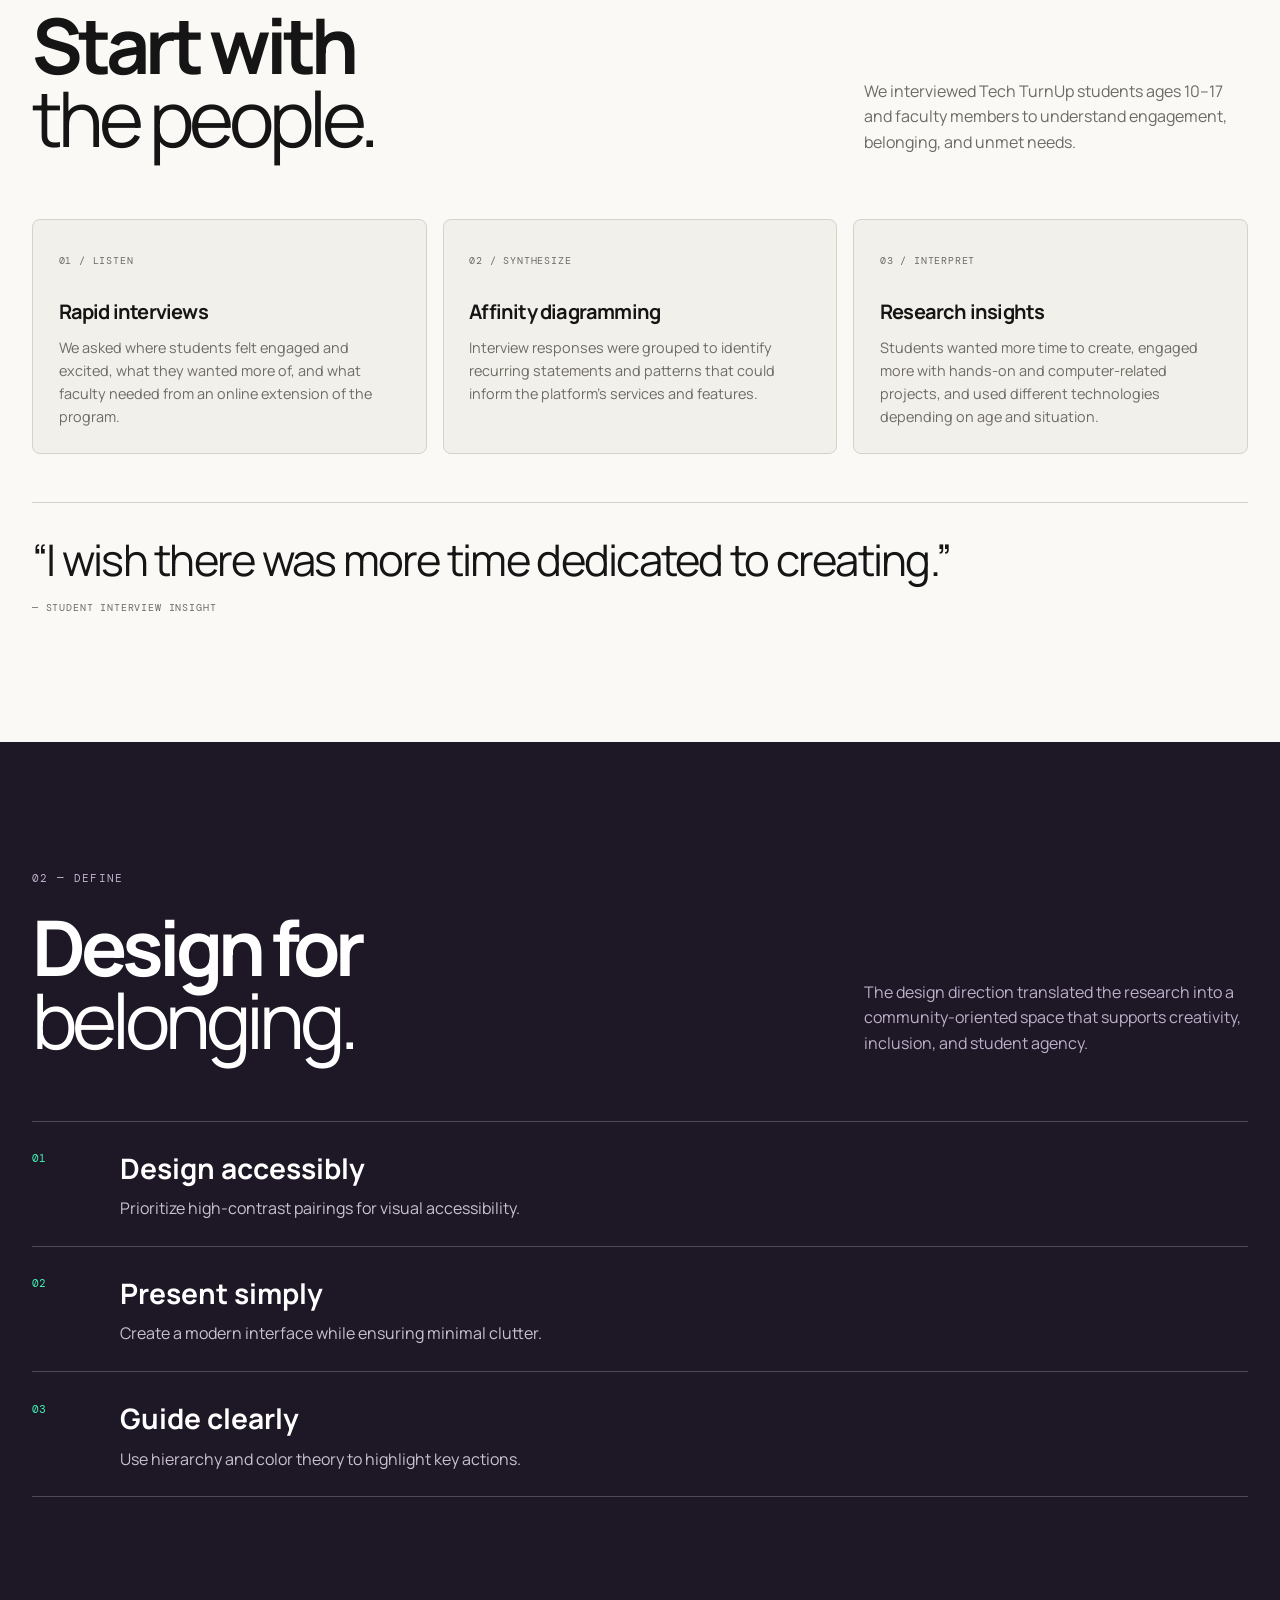
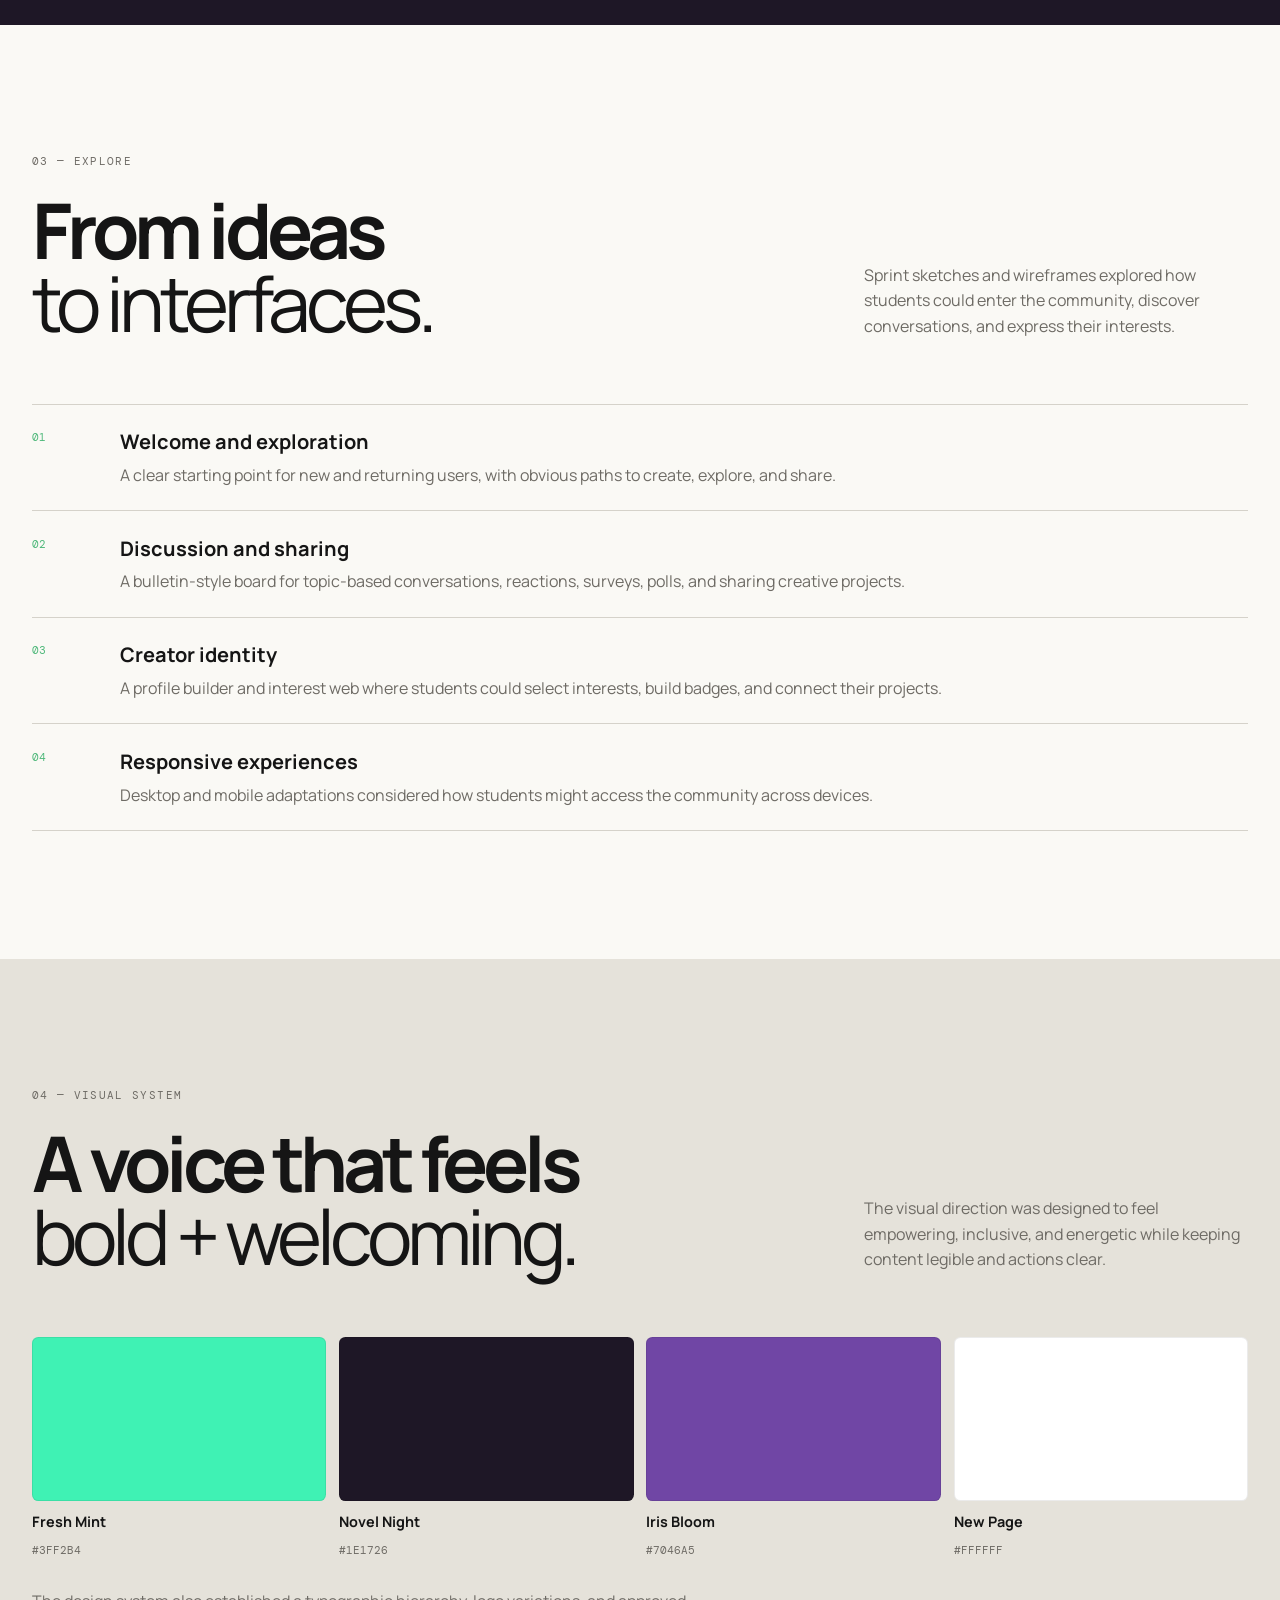
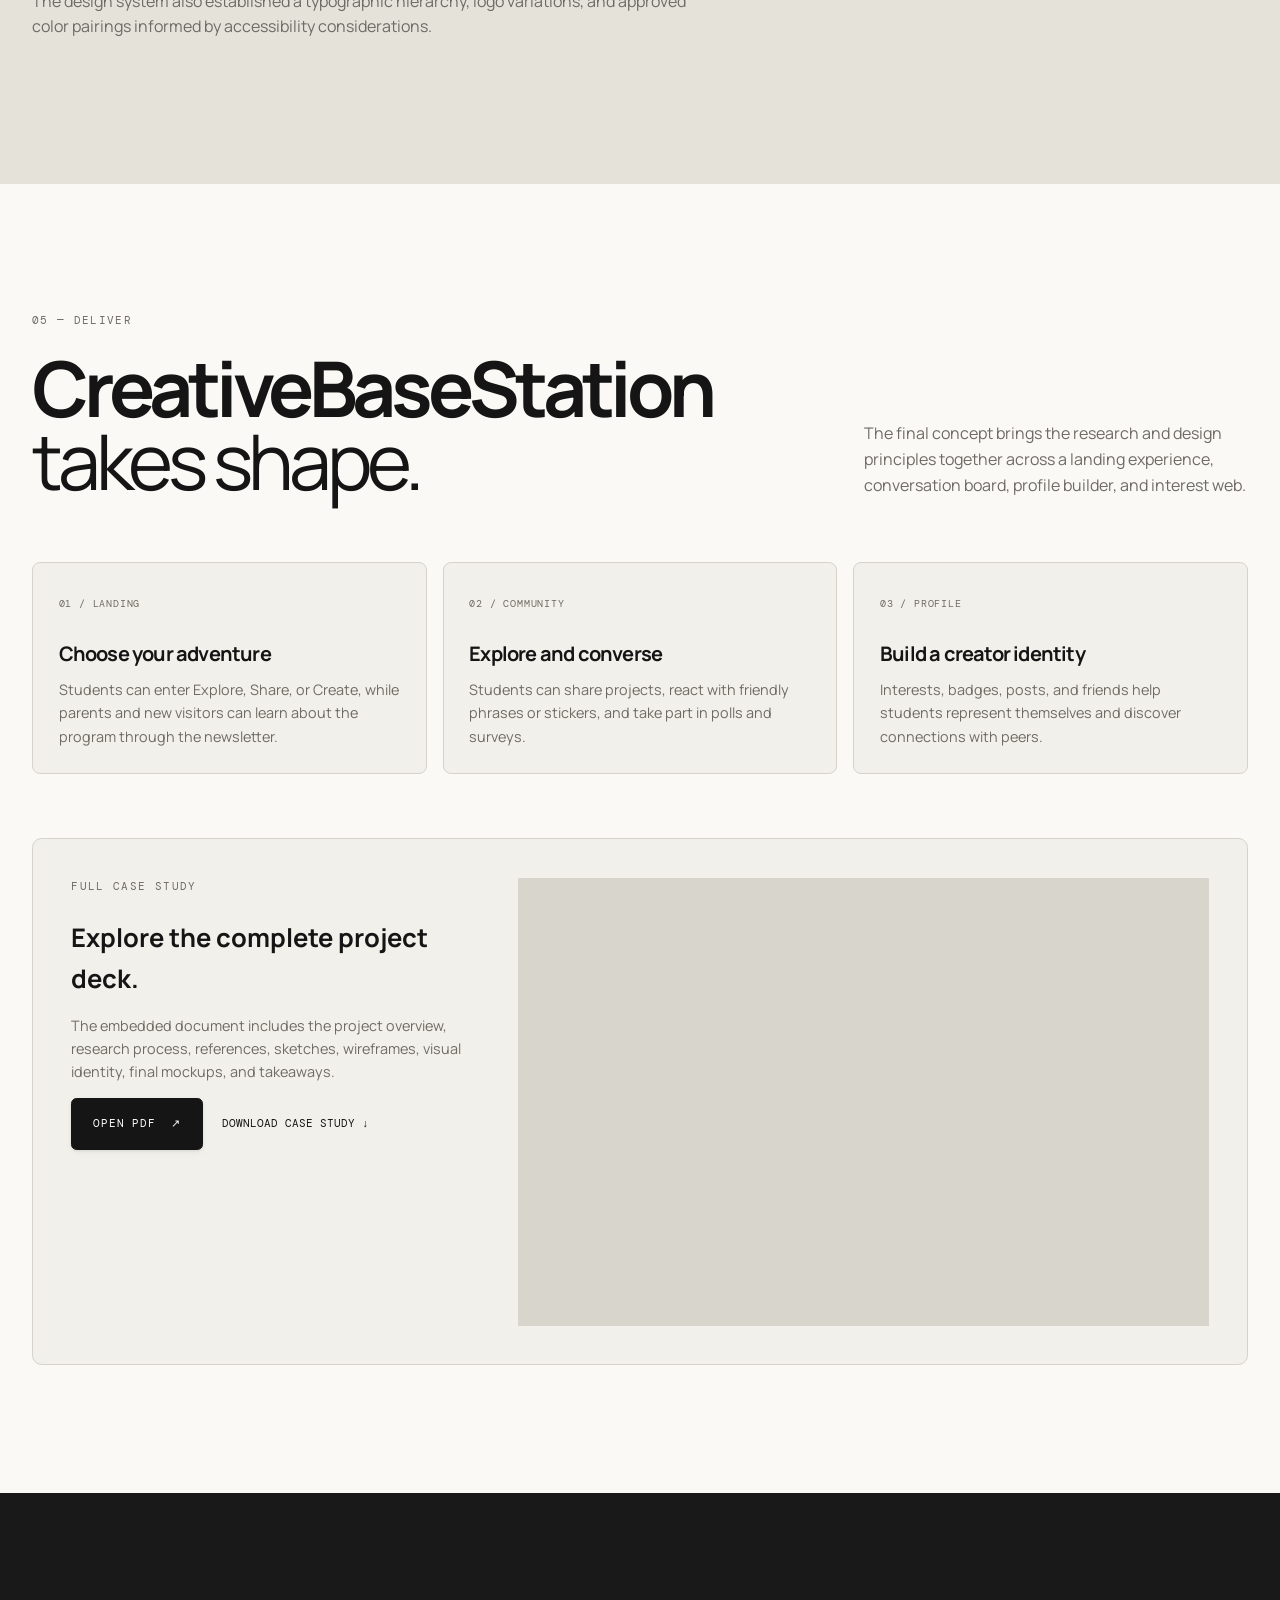
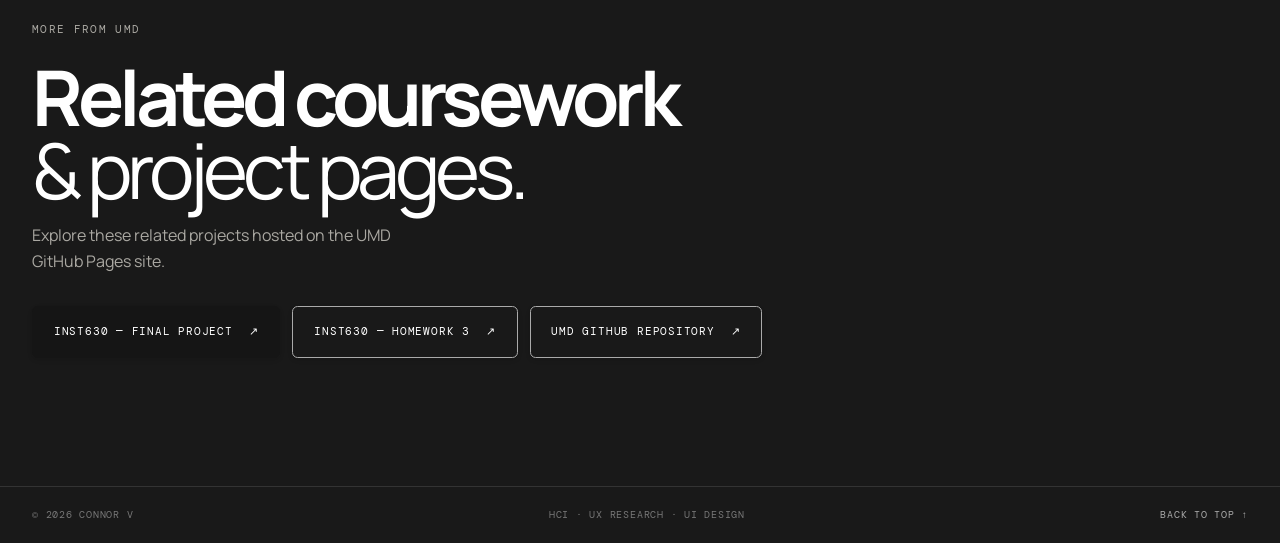
<file: ui-ux-research-design.html>
<!DOCTYPE html>
<html lang="en">
<head>
  <meta charset="UTF-8">
  <meta name="viewport" content="width=device-width, initial-scale=1.0">
  <meta name="description" content="CreativeBaseStation — UX research and interface design case study by Connor Vu.">
  <title>UI/UX Research &amp; Design | Connor Vu</title>
  <link rel="stylesheet" href="style.css">
</head>
<body class="project-page ux-page">
  <header class="site-header">
    <nav class="nav container project-nav" aria-label="Project navigation">
      <a class="logo" href="index.html#top">CV<span>.</span></a>
      <a class="back" href="index.html#work">← Back to selected work</a>
    </nav>
  </header>
  <main>
    <section class="project-hero ux-hero">
      <div class="container">
        <p class="eyebrow">01 — UX RESEARCH / UI DESIGN</p>
        <h1>UI/UX Research<br><em>&amp; Design.</em></h1>
        <p class="project-lede">Research-led digital experiences shaped around people, their needs, and the contexts in which they use technology.</p>
        <div class="ux-hero-panel">
          <div class="ux-hero-mark" aria-hidden="true"><span>CB</span><i></i><i></i><i></i></div>
          <div>
            <p class="eyebrow">Featured case study</p>
            <h2>CreativeBaseStation</h2>
            <p>An online creative community extending the Tech TurnUp classroom through discussion, sharing, and student identity-building.</p>
          </div>
          <span class="ux-hero-index">CASE<br>001</span>
        </div>
      </div>
    </section>

    <section class="container ux-overview">
      <div>
        <p class="eyebrow">Project overview</p>
        <h2>Reaching beyond the classroom into an online creative community.</h2>
      </div>
      <div class="ux-overview-copy">
        <p>CreativeBaseStation was proposed as an online extension of the Tech TurnUp classroom. Students could explore discussion boards with peers, create posts, and build a personal profile in a safe, engaging environment for exploration, play, and collaboration.</p>
        <p class="ux-meta">Connor Vu · Jasmine Voon · Marilyn Ortega</p>
        <div class="ux-facts">
          <div><span>Scope</span><strong>User research, UI/UX design, desktop + mobile adaptation</strong></div>
          <div><span>Tools</span><strong>Figma · Adobe Illustrator</strong></div>
          <div><span>Timeline</span><strong>3 days</strong></div>
        </div>
      </div>
    </section>

    <section class="section ux-section">
      <div class="container">
        <div class="section-heading">
          <div><p class="eyebrow">01 — Understand</p><h2>Start with<br><em>the people.</em></h2></div>
          <p class="section-intro">We interviewed Tech TurnUp students ages 10–17 and faculty members to understand engagement, belonging, and unmet needs.</p>
        </div>
        <div class="ux-research-grid">
          <article><span>01 / Listen</span><h3>Rapid interviews</h3><p>We asked where students felt engaged and excited, what they wanted more of, and what faculty needed from an online extension of the program.</p></article>
          <article><span>02 / Synthesize</span><h3>Affinity diagramming</h3><p>Interview responses were grouped to identify recurring statements and patterns that could inform the platform’s services and features.</p></article>
          <article><span>03 / Interpret</span><h3>Research insights</h3><p>Students wanted more time to create, engaged more with hands-on and computer-related projects, and used different technologies depending on age and situation.</p></article>
        </div>
        <blockquote class="ux-quote">“I wish there was more time dedicated to creating.”<span>— Student interview insight</span></blockquote>
      </div>
    </section>

    <section class="section ux-dark">
      <div class="container">
        <div class="section-heading">
          <div><p class="eyebrow">02 — Define</p><h2>Design for<br><em>belonging.</em></h2></div>
          <p class="section-intro">The design direction translated the research into a community-oriented space that supports creativity, inclusion, and student agency.</p>
        </div>
        <div class="ux-principles">
          <article><span>01</span><div><h3>Design accessibly</h3><p>Prioritize high-contrast pairings for visual accessibility.</p></div></article>
          <article><span>02</span><div><h3>Present simply</h3><p>Create a modern interface while ensuring minimal clutter.</p></div></article>
          <article><span>03</span><div><h3>Guide clearly</h3><p>Use hierarchy and color theory to highlight key actions.</p></div></article>
        </div>
      </div>
    </section>

    <section class="section ux-section">
      <div class="container">
        <div class="section-heading">
          <div><p class="eyebrow">03 — Explore</p><h2>From ideas<br><em>to interfaces.</em></h2></div>
          <p class="section-intro">Sprint sketches and wireframes explored how students could enter the community, discover conversations, and express their interests.</p>
        </div>
        <div class="ux-feature-list">
          <article><span>01</span><div><h3>Welcome and exploration</h3><p>A clear starting point for new and returning users, with obvious paths to create, explore, and share.</p></div></article>
          <article><span>02</span><div><h3>Discussion and sharing</h3><p>A bulletin-style board for topic-based conversations, reactions, surveys, polls, and sharing creative projects.</p></div></article>
          <article><span>03</span><div><h3>Creator identity</h3><p>A profile builder and interest web where students could select interests, build badges, and connect their projects.</p></div></article>
          <article><span>04</span><div><h3>Responsive experiences</h3><p>Desktop and mobile adaptations considered how students might access the community across devices.</p></div></article>
        </div>
      </div>
    </section>

    <section class="section ux-brand">
      <div class="container">
        <div class="section-heading">
          <div><p class="eyebrow">04 — Visual system</p><h2>A voice that feels<br><em>bold + welcoming.</em></h2></div>
          <p class="section-intro">The visual direction was designed to feel empowering, inclusive, and energetic while keeping content legible and actions clear.</p>
        </div>
        <div class="ux-swatches" aria-label="CreativeBaseStation brand colors">
          <div><span></span><strong>Fresh Mint</strong><code>#3FF2B4</code></div>
          <div><span></span><strong>Novel Night</strong><code>#1E1726</code></div>
          <div><span></span><strong>Iris Bloom</strong><code>#7046A5</code></div>
          <div><span></span><strong>New Page</strong><code>#FFFFFF</code></div>
        </div>
        <p class="ux-brand-note">The design system also established a typographic hierarchy, logo variations, and approved color pairings informed by accessibility considerations.</p>
      </div>
    </section>

    <section class="section ux-section">
      <div class="container">
        <div class="section-heading">
          <div><p class="eyebrow">05 — Deliver</p><h2>CreativeBaseStation<br><em>takes shape.</em></h2></div>
          <p class="section-intro">The final concept brings the research and design principles together across a landing experience, conversation board, profile builder, and interest web.</p>
        </div>
        <div class="ux-deliver-grid">
          <article><span>01 / LANDING</span><h3>Choose your adventure</h3><p>Students can enter Explore, Share, or Create, while parents and new visitors can learn about the program through the newsletter.</p></article>
          <article><span>02 / COMMUNITY</span><h3>Explore and converse</h3><p>Students can share projects, react with friendly phrases or stickers, and take part in polls and surveys.</p></article>
          <article><span>03 / PROFILE</span><h3>Build a creator identity</h3><p>Interests, badges, posts, and friends help students represent themselves and discover connections with peers.</p></article>
        </div>
        <div class="ux-pdf-panel">
          <div><p class="eyebrow">Full case study</p><h3>Explore the complete project deck.</h3><p>The embedded document includes the project overview, research process, references, sketches, wireframes, visual identity, final mockups, and takeaways.</p>
            <a class="button primary" href="assets/case-studies/creativebasestation-case-study.pdf" target="_blank" rel="noopener">Open PDF <span>↗</span></a>
            <a class="ux-download" href="assets/case-studies/creativebasestation-case-study.pdf" download>Download case study ↓</a>
          </div>
          <div class="ux-pdf-frame"><iframe title="CreativeBaseStation full case study PDF" src="assets/case-studies/creativebasestation-case-study.pdf#view=FitH" loading="lazy"></iframe></div>
        </div>
      </div>
    </section>

    <section class="section ux-umd-links">
      <div class="container">
        <p class="eyebrow">More from UMD</p>
        <h2>Related coursework<br><em>&amp; project pages.</em></h2>
        <p class="section-intro">Explore these related projects hosted on the UMD GitHub Pages site.</p>
        <div class="ux-link-row">
          <a class="button primary" href="https://connorvu-umd.github.io/INST630/finalproject/" target="_blank" rel="noopener">INST630 — Final Project <span>↗</span></a>
          <a class="button secondary" href="https://connorvu-umd.github.io/INST630/homework3" target="_blank" rel="noopener">INST630 — Homework 3 <span>↗</span></a>
          <a class="button secondary" href="https://github.com/connorvu-umd/connorvu-umd.github.io" target="_blank" rel="noopener">UMD GitHub repository <span>↗</span></a>
        </div>
      </div>
    </section>
  </main>
  <footer><div class="container footer-inner"><span>© <span id="year"></span> Connor V</span><span>HCI · UX Research · UI Design</span><a href="#top">Back to top ↑</a></div></footer>
  <script src="script.js"></script>
</body>
</html>
</file>
<file: style.css>
@import url('https://fonts.googleapis.com/css2?family=DM+Mono:wght@400;500&family=Manrope:wght@400;500;600;700;800&display=swap');

:root {
  --bg: #f2f0ea;
  --surface: #faf9f5;
  --ink: #151515;
  --muted: #6e6b65;
  --line: #d5d2ca;
  --accent: #4eb87a;
  --dark: #191919;
  --dark-muted: #aaa8a2;
  --space: clamp(5rem, 10vw, 9rem);
  --container: 76rem;
}

* {
  box-sizing: border-box;
}

html {
  scroll-behavior: smooth;
  scroll-padding-top: 5rem;
}

body {
  margin: 0;
  background: var(--bg);
  color: var(--ink);
  font-family: "Manrope", sans-serif;
  line-height: 1.6;
}

body.menu-open {
  overflow: hidden;
}

a {
  color: inherit;
  text-decoration: none;
}

button {
  font: inherit;
}

.container {
  width: min(calc(100% - 3rem), var(--container));
  margin-inline: auto;
}

/* Navigation */
.site-header {
  position: fixed;
  z-index: 100;
  inset: 0 0 auto;
  background: rgba(242, 240, 234, .88);
  backdrop-filter: blur(14px);
  border-bottom: 1px solid rgba(213, 210, 202, .7);
}

.nav {
  height: 5rem;
  display: flex;
  align-items: center;
  justify-content: space-between;
}

.logo {
  font-size: 1.25rem;
  font-weight: 800;
  letter-spacing: -.06em;
}

.logo span {
  color: var(--accent);
}

.nav-links {
  display: flex;
  gap: 2.25rem;
  font-family: "DM Mono", monospace;
  font-size: .72rem;
  text-transform: uppercase;
  letter-spacing: .08em;
}

.nav-links a {
  position: relative;
}

.nav-links a::after {
  content: "";
  position: absolute;
  left: 0;
  bottom: -.4rem;
  width: 100%;
  height: 1px;
  background: var(--ink);
  transform: scaleX(0);
  transform-origin: right;
  transition: transform .25s ease;
}

.nav-links a:hover::after,
.nav-links a.active::after {
  transform: scaleX(1);
  transform-origin: left;
}

.menu-toggle {
  display: none;
  width: 2.5rem;
  height: 2.5rem;
  padding: .5rem;
  border: 0;
  background: transparent;
  cursor: pointer;
}

.menu-toggle span {
  display: block;
  width: 1.4rem;
  height: 1px;
  margin: .3rem auto;
  background: var(--ink);
  transition: transform .2s ease, opacity .2s ease;
}

/* Typography */
.eyebrow {
  margin: 0 0 1.4rem;
  font-family: "DM Mono", monospace;
  font-size: .7rem;
  text-transform: uppercase;
  letter-spacing: .12em;
  color: var(--muted);
}

h1,
h2 {
  margin: 0;
  font-weight: 700;
  letter-spacing: -.065em;
  line-height: .95;
}

h1 em,
h2 em {
  font-style: normal;
  font-weight: 400;
}

h2 {
  font-size: clamp(3rem, 6vw, 5.7rem);
}

/* Hero */
.hero {
  min-height: 100svh;
  position: relative;
  overflow: hidden;
  display: grid;
  align-items: center;
  border-bottom: 1px solid var(--line);
}

.hero-grid {
  position: absolute;
  inset: 0;
  opacity: .55;
  background-image:
    linear-gradient(var(--line) 1px, transparent 1px),
    linear-gradient(90deg, var(--line) 1px, transparent 1px);
  background-size: 5rem 5rem;
  mask-image: linear-gradient(to bottom, black 20%, transparent 90%);
}

.hero-orb {
  position: absolute;
  width: 38rem;
  height: 38rem;
  right: -8rem;
  top: 12%;
  border-radius: 50%;
  background: var(--accent);
  opacity: .75;
  mix-blend-mode: multiply;
}

.hero-content {
  position: relative;
  z-index: 1;
  padding-block: 8rem 6rem;
}

.hero h1 {
  max-width: 62rem;
  font-size: clamp(4rem, 10vw, 8.5rem);
}

.hero-copy {
  max-width: 38rem;
  margin: 2rem 0 0;
  color: #4e4b46;
  font-size: clamp(1rem, 1.5vw, 1.2rem);
}

.hero-actions {
  display: flex;
  gap: .75rem;
  margin-top: 2.25rem;
}

.button {
  display: inline-flex;
  align-items: center;
  gap: 1rem;
  min-height: 3.25rem;
  padding: 0 1.3rem;
  border: 1px solid var(--ink);
  font-family: "DM Mono", monospace;
  font-size: .7rem;
  text-transform: uppercase;
  letter-spacing: .07em;
  transition: .2s ease;
}

.button.primary {
  background: var(--ink);
  color: white;
}

.button.primary:hover {
  background: #343434;
  transform: translateY(-2px);
}

.button.secondary:hover {
  background: var(--accent);
  transform: translateY(-2px);
}

.scroll-note {
  position: absolute;
  z-index: 1;
  bottom: 2rem;
  left: max(1.5rem, calc((100% - var(--container)) / 2));
  font-family: "DM Mono", monospace;
  font-size: .62rem;
  letter-spacing: .1em;
  color: var(--muted);
}

.scroll-note span {
  margin-left: .5rem;
  color: var(--ink);
}

/* Sections */
.section {
  padding-block: var(--space);
}

.split {
  display: grid;
  grid-template-columns: 1fr 1fr;
  gap: 6rem;
}

.about {
  background: var(--dark);
  color: white;
}

.about .eyebrow {
  color: var(--dark-muted);
}

.about-copy {
  max-width: 34rem;
  padding-top: 2.5rem;
  color: var(--dark-muted);
  font-size: 1.05rem;
}

.about-copy p {
  margin: 0 0 1.5rem;
}

.about-copy strong {
  color: white;
  font-weight: 600;
}

.section-heading {
  display: flex;
  align-items: end;
  justify-content: space-between;
  gap: 4rem;
  margin-bottom: 4rem;
}

.section-intro {
  max-width: 24rem;
  margin: 0;
  color: var(--muted);
}

/* Projects */
.project-grid {
  display: grid;
  grid-template-columns: repeat(2, 1fr);
  gap: 1rem;
}

.project-card {
  background: var(--surface);
  border: 1px solid var(--line);
  overflow: hidden;
  transition: transform .3s ease, box-shadow .3s ease;
}

.project-card:hover {
  transform: translateY(-6px);
  box-shadow: 0 1rem 2.5rem rgba(0, 0, 0, .08);
}

.project-top {
  display: flex;
  justify-content: space-between;
  padding: 1.1rem 1.25rem;
  border-bottom: 1px solid var(--line);
  font-family: "DM Mono", monospace;
  font-size: .62rem;
  text-transform: uppercase;
  color: var(--muted);
}

.project-visual {
  height: 17rem;
  position: relative;
  overflow: hidden;
}

/* Project visual 01 */
.research-visual {
  background: linear-gradient(135deg, #dedbd2, #f5f3ed 50%, #c8c5bc);
}

.visual-number {
  position: absolute;
  top: 1rem;
  left: 1.2rem;
  font-family: "DM Mono", monospace;
  font-size: .65rem;
}

.visual-ring {
  position: absolute;
  width: 13rem;
  height: 13rem;
  top: 2rem;
  left: 38%;
  border: 1px solid rgba(0, 0, 0, .3);
  border-radius: 50%;
}

.visual-ring::after {
  content: "";
  position: absolute;
  inset: 2.5rem;
  border: 1px solid rgba(0, 0, 0, .2);
  border-radius: 50%;
}

.visual-cross {
  position: absolute;
  right: 8%;
  bottom: 5%;
  font-size: 3rem;
  font-weight: 300;
}

/* Project visual 02 */
.web-visual {
  display: grid;
  place-items: center;
  background:
    linear-gradient(90deg, transparent 49.5%, rgba(0, 0, 0, .12) 50%, transparent 50.5%),
    linear-gradient(0deg, transparent 49.5%, rgba(0, 0, 0, .12) 50%, transparent 50.5%),
    #e5e2d9;
  background-size: 3rem 3rem;
}

.browser-frame {
  width: 65%;
  height: 70%;
  background: #f9f8f4;
  border: 1px solid #999;
  box-shadow: .8rem .8rem 0 rgba(0, 0, 0, .08);
}

.browser-bar {
  height: 1.3rem;
  padding: .35rem;
  display: flex;
  gap: .25rem;
  border-bottom: 1px solid #ccc;
}

.browser-bar i {
  display: block;
  width: .35rem;
  height: .35rem;
  border-radius: 50%;
  background: #aaa;
}

.browser-content {
  display: grid;
  grid-template-columns: 1fr 2fr;
  gap: .5rem;
  padding: 1rem;
}

.browser-content div {
  height: 2rem;
  background: #d8d5cc;
}

.browser-content div:first-child {
  grid-row: span 2;
  height: 5rem;
  background: var(--accent);
}

/* Project visual 03 */
.game-visual {
  background: #202020;
  color: white;
}

.game-grid {
  position: absolute;
  inset: 0;
  background-image:
    linear-gradient(rgba(255, 255, 255, .08) 1px, transparent 1px),
    linear-gradient(90deg, rgba(255, 255, 255, .08) 1px, transparent 1px);
  background-size: 2rem 2rem;
  transform: perspective(350px) rotateX(55deg) scale(1.5);
  transform-origin: bottom;
}

.game-title {
  position: absolute;
  z-index: 2;
  top: 25%;
  left: 8%;
  font-size: clamp(1.4rem, 3vw, 2.4rem);
  line-height: .95;
  letter-spacing: -.06em;
}

/* Project visual 04 */
.xr-visual {
  background: #bfc2b7;
}

.xr-cube {
  position: absolute;
  width: 8rem;
  height: 8rem;
  left: 38%;
  top: 25%;
  border: 1px solid rgba(0, 0, 0, .5);
  transform: rotate(30deg) skew(-8deg);
}

.xr-cube::before,
.xr-cube::after {
  content: "";
  position: absolute;
  inset: 1rem;
  border: 1px solid rgba(0, 0, 0, .25);
}

.xr-cube::after {
  inset: 2rem;
}

.xr-orbit {
  position: absolute;
  width: 19rem;
  height: 7rem;
  left: 25%;
  top: 28%;
  border: 1px solid rgba(0, 0, 0, .4);
  border-radius: 50%;
  transform: rotate(-25deg);
}

.xr-label {
  position: absolute;
  right: 1rem;
  bottom: 1rem;
  font-family: "DM Mono", monospace;
  font-size: .55rem;
}

.project-info {
  padding: 1.5rem;
}

.project-info h3 {
  margin: 0 0 .6rem;
  font-size: 1.5rem;
  letter-spacing: -.04em;
}

.project-info p {
  margin: 0 0 1.3rem;
  color: var(--muted);
  font-size: .9rem;
}

.tags {
  display: flex;
  flex-wrap: wrap;
  gap: .4rem;
}

.tags span {
  padding: .3rem .55rem;
  border: 1px solid var(--line);
  border-radius: 100px;
  font-family: "DM Mono", monospace;
  font-size: .58rem;
  color: var(--muted);
}

/* Skills */
.skills {
  background: #e5e2da;
}

.skills-layout {
  align-items: start;
}

.muted {
  max-width: 24rem;
  margin-top: 2rem;
  color: var(--muted);
}

.skill-list {
  border-top: 1px solid #c7c4bc;
}

.skill {
  display: grid;
  grid-template-columns: 3rem 1fr;
  gap: 1rem;
  align-items: center;
  min-height: 4.5rem;
  border-bottom: 1px solid #c7c4bc;
}

.skill span {
  font-family: "DM Mono", monospace;
  font-size: .65rem;
  color: var(--muted);
}

.skill strong {
  font-size: 1.05rem;
  font-weight: 600;
}

/* Statement */
.statement {
  padding-block: 8rem;
  background: var(--accent);
}

.statement p {
  max-width: 60rem;
  margin: 0;
  font-size: clamp(2rem, 4vw, 4.2rem);
  line-height: 1.05;
  letter-spacing: -.055em;
}

/* Contact */
.contact {
  background: var(--dark);
  color: white;
}

.contact-inner {
  display: grid;
  grid-template-columns: 1fr 1fr;
  gap: 6rem;
}

.contact-right {
  padding-top: 2rem;
}

.contact-right>p {
  max-width: 29rem;
  color: var(--dark-muted);
}

.contact-link {
  display: inline-block;
  margin-top: 2rem;
  padding-bottom: .45rem;
  border-bottom: 1px solid #777;
  font-size: clamp(1.1rem, 2vw, 1.5rem);
}

.contact-link span {
  margin-left: 1rem;
  color: var(--accent);
}

.socials {
  display: flex;
  gap: 1.5rem;
  margin-top: 3rem;
}

.socials a {
  font-family: "DM Mono", monospace;
  font-size: .65rem;
  text-transform: uppercase;
  color: var(--dark-muted);
}

.socials a:hover {
  color: white;
}

/* Footer */
footer {
  background: var(--dark);
  color: #777;
  border-top: 1px solid #333;
  padding-block: 1.25rem;
}

.footer-inner {
  display: flex;
  justify-content: space-between;
  font-family: "DM Mono", monospace;
  font-size: .6rem;
  text-transform: uppercase;
  letter-spacing: .08em;
}

.footer-inner a {
  color: #aaa;
}

/* Mobile */
@media (max-width: 48rem) {
  .container {
    width: min(calc(100% - 2rem), var(--container));
  }

  .nav {
    height: 4.25rem;
  }

  .menu-toggle {
    display: block;
  }

  .nav-links {
    position: absolute;
    top: 4.25rem;
    left: 0;
    right: 0;
    display: none;
    padding: 1.25rem 1rem 1.5rem;
    background: var(--bg);
    border-bottom: 1px solid var(--line);
    flex-direction: column;
    gap: 1rem;
  }

  .nav-links.open {
    display: flex;
  }

  .menu-toggle.open span:nth-child(1) {
    transform: translateY(.4rem) rotate(45deg);
  }

  .menu-toggle.open span:nth-child(2) {
    opacity: 0;
  }

  .menu-toggle.open span:nth-child(3) {
    transform: translateY(-.4rem) rotate(-45deg);
  }

  .hero-content {
    padding-top: 8rem;
  }

  .hero h1 {
    font-size: clamp(3.5rem, 17vw, 6rem);
  }

  .hero-orb {
    width: 20rem;
    height: 20rem;
    right: -9rem;
    top: 25%;
  }

  .hero-copy {
    max-width: 29rem;
  }

  .hero-actions {
    flex-direction: column;
    align-items: stretch;
    max-width: 18rem;
  }

  .button {
    justify-content: space-between;
  }

  .scroll-note {
    display: none;
  }

  .split,
  .contact-inner {
    grid-template-columns: 1fr;
    gap: 2.5rem;
  }

  .about-copy,
  .contact-right {
    padding-top: 0;
  }

  .section-heading {
    display: block;
    margin-bottom: 2.5rem;
  }

  .section-intro {
    margin-top: 1.5rem;
  }

  .project-grid {
    grid-template-columns: 1fr;
  }

  .project-visual {
    height: 14rem;
  }

  .statement {
    padding-block: 5rem;
  }

  .footer-inner {
    gap: 1rem;
    flex-wrap: wrap;
  }
}

/* Project detail pages — matching the portfolio's original visual system */
.project-page {
  background: var(--bg);
  min-height: 100vh;
}

.project-nav {
  display: flex;
  align-items: center;
  justify-content: space-between;
  height: 5rem;
}

.project-nav .back {
  font-family: 'DM Mono', monospace;
  font-size: .7rem;
  text-transform: uppercase;
  letter-spacing: .08em;
}

.project-hero {
  padding: clamp(7rem, 12vw, 10rem) 0 4rem;
  border-bottom: 1px solid var(--line);
}

.project-hero h1 {
  font-size: clamp(3.5rem, 9vw, 7rem);
  max-width: 60rem;
}

.project-hero h1 em {
  font-style: normal;
  font-weight: 400;
}

.project-lede {
  max-width: 42rem;
  font-size: 1.1rem;
  color: #4e4b46;
  margin-top: 1.75rem;
}

.project-art {
  min-height: 20rem;
  margin: 3rem 0;
  padding: 2rem;
  position: relative;
  overflow: hidden;
  display: flex;
  align-items: end;
  border: 1px solid var(--line);
}

.project-art .art-label {
  position: relative;
  z-index: 2;
  font-family: 'DM Mono', monospace;
  font-size: .7rem;
  letter-spacing: .1em;
  text-transform: uppercase;
}

.art-digital {
  background: linear-gradient(135deg, #d5d2c8, #f7f4ed 55%, --accent);
}

.art-3d {
  background: linear-gradient(135deg, #bfc2b7, #e8e6de);
}

.art-interactive {
  background: linear-gradient(135deg, #242424, #444 60%, --accent);
  color: white;
}

.art-installation {
  background: linear-gradient(135deg, #e3dfd5, #c9c6bd 55%, #aeb4a4);
}

.art-shape {
  position: absolute;
  width: min(45vw, 20rem);
  aspect-ratio: 1;
  border: 1px solid currentColor;
  border-radius: 50%;
  right: 12%;
  top: 8%;
  opacity: .6;
}

.art-shape:before,
.art-shape:after {
  content: "";
  position: absolute;
  inset: 15%;
  border: 1px solid currentColor;
  border-radius: 50%;
}

.art-shape:after {
  inset: 30%;
}

.project-body {
  display: grid;
  grid-template-columns: 1fr 2fr;
  gap: 4rem;
  padding: 4rem 0 7rem;
}

.project-body h2 {
  font-size: clamp(2rem, 4vw, 3.2rem);
}

.project-body p {
  max-width: 42rem;
  color: var(--muted);
  margin-top: 0;
}

.project-meta {
  border-top: 1px solid var(--line);
  margin-top: 2rem;
  padding-top: 1rem;
  font-family: 'DM Mono', monospace;
  font-size: .7rem;
  text-transform: uppercase;
  letter-spacing: .07em;
  color: var(--muted);
}

.source-note {
  padding: 1rem 1.25rem;
  border-left: 3px solid var(--accent);
  background: var(--surface);
  color: var(--muted);
  font-size: .9rem;
}

.project-footer {
  display: flex;
  justify-content: space-between;
  gap: 1rem;
  border-top: 1px solid var(--line);
  padding: 1.5rem 0;
  font-family: 'DM Mono', monospace;
  font-size: .7rem;
  text-transform: uppercase;
}

.project-footer a:hover {
  text-decoration: underline;
}

@media(max-width:48rem) {
  .project-body {
    grid-template-columns: 1fr;
    gap: 1.5rem
  }

  .project-art {
    min-height: 15rem
  }

  .project-footer {
    flex-wrap: wrap
  }
}

@media (prefers-reduced-motion: reduce) {
  html {
    scroll-behavior: auto;
  }

  *,
  *::before,
  *::after {
    transition: none !important;
  }
}

/* Integrated archive galleries */
.portfolio-card-visual {
  background: #d8d5cc;
}

.portfolio-card-visual img {
  width: 100%;
  height: 100%;
  display: block;
  object-fit: cover;
}

.project-art-image {
  padding: 0;
  min-height: clamp(17rem, 38vw, 30rem);
  background: #dedbd2;
}

.project-art-image img {
  position: absolute;
  inset: 0;
  width: 100%;
  height: 100%;
  object-fit: cover;
}

.project-art-image .art-label {
  position: absolute;
  left: 2rem;
  bottom: 1.5rem;
  padding: .5rem .75rem;
  color: white;
  background: rgba(20, 20, 20, .65);
}

.project-collection {
  padding: 0 0 7rem;
}

.project-entry {
  border-top: 1px solid var(--line);
  padding: 4rem 0;
}

.project-entry-copy {
  max-width: 48rem;
  margin-bottom: 2rem;
}

.project-entry-copy h2 {
  font-size: clamp(2rem, 4vw, 3.4rem);
  margin-bottom: 1rem;
}

.project-entry-copy p:not(.eyebrow) {
  max-width: 48rem;
  color: var(--muted);
}

.project-gallery {
  display: grid;
  grid-template-columns: repeat(2, minmax(0, 1fr));
  gap: 1rem;
  align-items: start;
}

.project-gallery figure {
  margin: 0;
  overflow: hidden;
  background: var(--surface);
  border: 1px solid var(--line);
}

.project-gallery img {
  display: block;
  width: 100%;
  height: auto;
  max-height: 38rem;
  object-fit: contain;
}

.project-note {
  color: var(--muted);
  font-size: .9rem;
  padding: 1rem 1.25rem;
  background: var(--surface);
  border-left: 3px solid var(--line);
}

@media(max-width:48rem) {
  .project-gallery {
    grid-template-columns: 1fr;
  }

  .project-entry {
    padding: 3rem 0;
  }
}

/* Subtle Material-inspired refinement: soft elevation and tactile feedback
   layered over the existing architectural grid, typography, and palette. */
:root {
  --elevation-1: 0 1px 2px rgba(24, 24, 24, .08), 0 2px 6px rgba(24, 24, 24, .05);
  --elevation-2: 0 4px 10px rgba(24, 24, 24, .09), 0 10px 24px rgba(24, 24, 24, .07);
  --focus-ring: 0 0 0 3px var(--accent);
}

.site-header {
  box-shadow: 0 1px 5px rgba(21, 21, 21, .035);
}

.nav-links a,
.back,
.project-footer a {
  transition: color .2s ease, opacity .2s ease, background-color .2s ease;
}

.nav-links a:hover,
.back:hover,
.project-footer a:hover {
  color: var(--accent);
}

.button {
  border-radius: .35rem;
  box-shadow: var(--elevation-1);
  transition: background-color .2s ease, color .2s ease, transform .2s ease, box-shadow .2s ease;
}

.button:hover {
  box-shadow: var(--elevation-2);
}

.button:focus-visible,
a:focus-visible,
button:focus-visible {
  outline: none;
  box-shadow: var(--focus-ring);
}

.project-card {
  border-radius: .7rem;
  box-shadow: var(--elevation-1);
  transition: transform .28s cubic-bezier(.2, 0, 0, 1), box-shadow .28s cubic-bezier(.2, 0, 0, 1), border-color .2s ease;
}

.project-card:hover {
  border-color: #b8b4aa;
  box-shadow: var(--elevation-2);
}

.project-visual,
.project-visual img {
  border-radius: .35rem .35rem 0 0;
}

.tags span {
  border-radius: 999px;
  padding: .3rem .7rem;
  background: #eeece5;
}

.project-art-image,
.project-gallery figure,
.project-entry {
  border-radius: .55rem;
}

.project-entry {
  padding: clamp(1.25rem, 3vw, 2rem);
  background: rgba(250, 249, 245, .72);
  border: 1px solid rgba(213, 210, 202, .85);
  box-shadow: var(--elevation-1);
  transition: box-shadow .25s ease, transform .25s ease;
}

.project-entry:hover {
  box-shadow: var(--elevation-2);
}

.project-gallery figure {
  overflow: hidden;
  background: #e7e4dc;
}

.project-gallery img {
  transition: transform .45s cubic-bezier(.2, 0, 0, 1);
}

.project-gallery figure:hover img {
  transform: scale(1.025);
}

.art-label {
  border-radius: .3rem;
  box-shadow: var(--elevation-1);
}

.project-note {
  display: inline-block;
  margin-top: 1rem;
  padding: .7rem 1rem;
  border-left: 2px solid var(--accent);
  border-radius: 0 .35rem .35rem 0;
  background: rgba(250, 249, 245, .8);
  color: var(--muted);
  font-size: .9rem;
}

@media (prefers-reduced-motion: reduce) {

  *,
  *::before,
  *::after {
    scroll-behavior: auto !important;
    transition-duration: .01ms !important;
    animation-duration: .01ms !important;
    animation-iteration-count: 1 !important;
  }
}


/* Responsive project galleries and accessible image lightbox */
.project-gallery {
  --gallery-gap: clamp(.65rem, 1.5vw, 1rem);
  display: flex;
  gap: var(--gallery-gap);
  overflow-x: auto;
  overflow-y: hidden;
  padding: .25rem .1rem .85rem;
  scroll-snap-type: x mandatory;
  scroll-behavior: smooth;
  scrollbar-width: thin;
  scrollbar-color: #aaa69a transparent;
  overscroll-behavior-inline: contain;
}

.project-gallery figure {
  position: relative;
  flex: 0 0 min(76%, 38rem);
  min-width: 0;
  display: grid;
  place-items: center;
  min-height: 16rem;
  max-height: 38rem;
  scroll-snap-align: start;
  box-shadow: var(--elevation-1);
}

.project-gallery figure img {
  width: 100%;
  height: clamp(16rem, 43vw, 34rem);
  max-height: 34rem;
  object-fit: contain;
  cursor: zoom-in;
  background: #e7e4dc;
}

.project-gallery figure iframe {
  width: 100%;
  height: clamp(16rem, 43vw, 34rem);
  max-height: 34rem;
  object-fit: contain;
  cursor: zoom-in;
  background: #e7e4dc;
}

.project-gallery figure button.gallery-image-open {
  display: block;
  width: 100%;
  padding: 0;
  border: 0;
  background: transparent;
  cursor: zoom-in;
}

.gallery-controls {
  display: flex;
  align-items: center;
  justify-content: space-between;
  gap: 1rem;
  margin-top: .55rem;
  color: var(--muted);
  font: .68rem 'DM Mono', monospace;
  letter-spacing: .06em;
  text-transform: uppercase;
}

.gallery-control-group {
  display: flex;
  gap: .45rem;
}

.gallery-control {
  display: inline-grid;
  place-items: center;
  width: 2.65rem;
  height: 2.65rem;
  border: 1px solid var(--line);
  border-radius: 50%;
  background: var(--surface);
  color: var(--ink);
  font-size: 1.1rem;
  cursor: pointer;
  box-shadow: var(--elevation-1);
  transition: background-color .2s ease, transform .2s ease, box-shadow .2s ease;
}

.gallery-control:hover:not(:disabled) {
  background: var(--accent);
  transform: translateY(-1px);
  box-shadow: var(--elevation-2);
}

.gallery-control:disabled {
  opacity: .35;
  cursor: not-allowed;
  box-shadow: none;
}

.gallery-counter {
  font-variant-numeric: tabular-nums;
}

.image-lightbox {
  width: min(96vw, 90rem);
  max-width: none;
  max-height: 94svh;
  padding: 0;
  border: 1px solid rgba(255, 255, 255, .15);
  border-radius: .8rem;
  color: white;
  background: #171717;
  box-shadow: 0 1.5rem 5rem rgba(0, 0, 0, .45);
  overflow: hidden;
}

.image-lightbox::backdrop {
  background: rgba(10, 10, 10, .88);
  backdrop-filter: blur(5px);
}

.image-lightbox-layout {
  display: grid;
  grid-template-rows: auto minmax(0, 1fr) auto;
  max-height: 94svh;
}

.image-lightbox-toolbar,
.image-lightbox-footer {
  display: flex;
  align-items: center;
  justify-content: space-between;
  gap: .75rem;
  padding: .75rem 1rem;
  background: #202020;
}

.image-lightbox-title {
  min-width: 0;
  overflow: hidden;
  text-overflow: ellipsis;
  white-space: nowrap;
  color: #e5e5e5;
  font: .72rem 'DM Mono', monospace;
  letter-spacing: .05em;
  text-transform: uppercase;
}

.image-lightbox-actions {
  display: flex;
  align-items: center;
  gap: .5rem;
}

.lightbox-action {
  min-width: 2.6rem;
  min-height: 2.6rem;
  padding: .4rem .75rem;
  border: 1px solid #555;
  border-radius: .4rem;
  color: white;
  background: #303030;
  cursor: pointer;
  font: .7rem 'DM Mono', monospace;
}

.lightbox-action:hover {
  background: #454545;
}

.lightbox-stage {
  min-height: 12rem;
  max-height: calc(94svh - 8rem);
  overflow: auto;
  display: grid;
  place-items: center;
  background: #111;
  overscroll-behavior: contain;
}

.lightbox-stage img {
  display: block;
  width: auto;
  height: auto;
  max-width: 100%;
  max-height: calc(94svh - 8rem);
  object-fit: contain;
  transform-origin: center center;
  cursor: zoom-in;
}

.lightbox-stage.is-zoomed {
  display: block;
  cursor: zoom-out;
}

.lightbox-stage.is-zoomed img {
  max-width: none;
  max-height: none;
  width: auto;
  height: auto;
  min-width: 150%;
  cursor: zoom-out;
}

.lightbox-stage.is-zoomed img.zoom-landscape {
  width: 180%;
  min-width: 180%;
}

.lightbox-stage.is-zoomed img.zoom-portrait {
  height: 180%;
  min-height: 180%;
  width: auto;
}

.image-lightbox-footer {
  color: #aaa;
  font: .65rem 'DM Mono', monospace;
}

@media (min-width: 70rem) {
  .project-gallery figure {
    flex-basis: min(66%, 42rem);
  }
}

@media (max-width: 48rem) {
  .project-gallery {
    margin-inline: -.25rem;
    padding-inline: .25rem;
  }

  .project-gallery figure {
    flex-basis: 88%;
  }

  .project-gallery figure img {
    height: clamp(14rem, 66vw, 25rem);
  }

  .gallery-controls {
    margin-top: .35rem;
  }

  .gallery-control {
    width: 2.45rem;
    height: 2.45rem;
  }

  .image-lightbox {
    width: 100vw;
    max-height: 100svh;
    border-radius: 0;
    border: 0;
  }

  .image-lightbox-layout {
    max-height: 100svh;
  }

  .lightbox-stage {
    max-height: calc(100svh - 8rem);
  }

  .lightbox-stage img {
    max-height: calc(100svh - 8rem);
  }

  .lightbox-stage.is-zoomed img.zoom-landscape {
    width: 220%;
    min-width: 220%;
  }

  .lightbox-stage.is-zoomed img.zoom-portrait {
    height: 220%;
    min-height: 220%;
  }

  .image-lightbox-toolbar,
  .image-lightbox-footer {
    padding: .65rem .75rem;
  }
}

@media (prefers-reduced-motion: reduce) {
  .project-gallery {
    scroll-behavior: auto;
  }

  .gallery-control {
    transition: none;
  }
}

/* Skills: four distinct discipline rows, stacked vertically. */
.skills-layout {
  display: flex;
  flex-direction: column;
  align-items: stretch;
  gap: clamp(2rem, 4vw, 3.5rem);
}

.skills-intro {
  position: relative;
  z-index: 1;
  max-width: 48rem;
}

.skills-intro .muted {
  max-width: 38rem;
}

.skills .skill-list {
  display: flex;
  flex-direction: column;
  width: 100%;
  border-top: 1px solid var(--line);
}

.skills .skill {
  display: grid;
  grid-template-columns: 3rem minmax(0, 1fr);
  align-items: start;
  gap: 1rem;
  min-height: 0;
  padding: 1.35rem 0;
  border-bottom: 1px solid var(--line);
}

.skills .skill-number {
  padding-top: .25rem;
  font: .68rem 'DM Mono', monospace;
  color: var(--muted);
}

.skills .skill h3 {
  margin: 0 0 .4rem;
  font-size: clamp(1.05rem, 1.7vw, 1.3rem);
  font-weight: 600;
}

.skills .skill p {
  margin: 0;
  color: var(--muted);
  font-size: .92rem;
  line-height: 1.7;
}

.skills .skill p i {
  padding-inline: .2rem;
  color: var(--accent);
  font-style: normal;
}

@media (max-width: 48rem) {
  .skills-layout { gap: 2rem; }
  .skills .skill { grid-template-columns: 2.25rem minmax(0, 1fr); }
}


/* UI/UX research and design case study */
.ux-page { background: var(--bg); }
.ux-hero { padding-top: 9rem; padding-bottom: 4rem; }
.ux-hero h1 { max-width: 68rem; font-size: clamp(3.5rem, 9vw, 7.8rem); }
.ux-hero .project-lede { max-width: 42rem; }
.ux-hero-panel {
  position: relative; display: grid; grid-template-columns: minmax(12rem, .8fr) 1.2fr auto;
  align-items: center; gap: clamp(1.5rem, 5vw, 5rem); margin-top: 3.5rem;
  padding: clamp(1.5rem, 5vw, 4rem); min-height: 19rem; overflow: hidden;
  color: #fff; background: #1e1726; border-radius: .65rem;
}
.ux-hero-panel h2 { font-size: clamp(2rem, 4vw, 3.5rem); margin-bottom: .8rem; }
.ux-hero-panel p:not(.eyebrow) { max-width: 35rem; color: #d0c8d7; margin: 0; }
.ux-hero-panel .eyebrow { color: #bdb0ca; }
.ux-hero-index { align-self: end; font: .65rem/1.6 "DM Mono",monospace; letter-spacing: .1em; color: #3ff2b4; }
.ux-hero-mark { position: relative; display: grid; place-content: center; min-height: 11rem; color: #1e1726; background: #3ff2b4; border-radius: 50%; transform: rotate(-8deg); }
.ux-hero-mark span { z-index: 1; font-size: clamp(2.6rem, 6vw, 5rem); font-weight: 800; letter-spacing: -.12em; }
.ux-hero-mark i { position: absolute; inset: 1rem -1rem; border: 1px solid #b18be8; border-radius: 50%; transform: rotate(35deg); }
.ux-hero-mark i:nth-of-type(2) { transform: rotate(-35deg); }
.ux-hero-mark i:nth-of-type(3) { inset: 2rem -2rem; border-color: #fff; transform: rotate(75deg); }
.ux-overview { display: grid; grid-template-columns: 1fr 1fr; gap: clamp(2rem, 7vw, 7rem); padding-block: 5rem 7rem; }
.ux-overview h2 { max-width: 38rem; font-size: clamp(2.3rem, 4.5vw, 4.4rem); line-height: 1.02; }
.ux-overview-copy { padding-top: 1.2rem; color: var(--muted); }
.ux-overview-copy > p:first-child { margin-top: 0; }
.ux-meta { font: .7rem "DM Mono",monospace; text-transform: uppercase; letter-spacing: .06em; color: var(--ink); }
.ux-facts { display: grid; gap: 0; margin-top: 2rem; border-top: 1px solid var(--line); }
.ux-facts div { display: grid; grid-template-columns: 7rem 1fr; gap: 1rem; padding: .85rem 0; border-bottom: 1px solid var(--line); }
.ux-facts span,.ux-research-grid article > span,.ux-deliver-grid article > span { font: .63rem "DM Mono",monospace; text-transform: uppercase; letter-spacing: .08em; color: var(--muted); }
.ux-facts strong { font-size: .88rem; font-weight: 600; color: var(--ink); }
.ux-section { background: var(--surface); }
.ux-research-grid,.ux-deliver-grid { display: grid; grid-template-columns: repeat(3,minmax(0,1fr)); gap: 1rem; }
.ux-research-grid article,.ux-deliver-grid article { padding: 1.6rem; border: 1px solid var(--line); border-radius: .5rem; background: var(--bg); }
.ux-research-grid h3,.ux-deliver-grid h3 { margin: 1.5rem 0 .5rem; font-size: 1.25rem; letter-spacing: -.04em; }
.ux-research-grid p,.ux-deliver-grid p { margin: 0; color: var(--muted); font-size: .9rem; }
.ux-quote { margin: 3rem 0 0; padding: 2rem 0 0; border-top: 1px solid var(--line); font-size: clamp(1.8rem, 3.4vw, 3.2rem); line-height: 1.15; letter-spacing: -.04em; }
.ux-quote span { display: block; margin-top: 1rem; font: .65rem "DM Mono",monospace; letter-spacing: .08em; text-transform: uppercase; color: var(--muted); }
.ux-dark { background: #1e1726; color: #fff; }
.ux-dark .eyebrow,.ux-dark .section-intro { color: #bdb0ca; }
.ux-principles { border-top: 1px solid #51465a; }
.ux-principles article { display: grid; grid-template-columns: 4rem 1fr; gap: 1.5rem; padding: 1.5rem 0; border-bottom: 1px solid #51465a; }
.ux-principles article > span { color: #3ff2b4; font: .7rem "DM Mono",monospace; padding-top: .35rem; }
.ux-principles h3 { margin: 0 0 .35rem; font-size: clamp(1.25rem, 2.2vw, 1.8rem); }
.ux-principles p { margin: 0; color: #c9c1d0; }
.ux-feature-list { border-top: 1px solid var(--line); }
.ux-feature-list article { display: grid; grid-template-columns: 4rem 1fr; gap: 1.5rem; padding: 1.35rem 0; border-bottom: 1px solid var(--line); }
.ux-feature-list article > span { font: .68rem "DM Mono",monospace; color: var(--accent); padding-top: .25rem; }
.ux-feature-list h3 { margin: 0 0 .3rem; font-size: 1.25rem; }
.ux-feature-list p { margin: 0; color: var(--muted); }
.ux-brand { background: #e5e2da; }
.ux-swatches { display: grid; grid-template-columns: repeat(4,1fr); gap: .8rem; }
.ux-swatches > div { display: grid; gap: .6rem; }
.ux-swatches span { display: block; aspect-ratio: 1.8; border-radius: .4rem; background: var(--swatch); border: 1px solid rgba(0,0,0,.08); }
.ux-swatches div:nth-child(1) { --swatch: #3ff2b4; }
.ux-swatches div:nth-child(2) { --swatch: #1e1726; }
.ux-swatches div:nth-child(3) { --swatch: #7046a5; }
.ux-swatches div:nth-child(4) { --swatch: #fff; }
.ux-swatches strong { font-size: .9rem; }
.ux-swatches code { color: var(--muted); font: .7rem "DM Mono",monospace; }
.ux-brand-note { max-width: 42rem; margin-top: 2rem; color: var(--muted); }
.ux-deliver-grid { grid-template-columns: repeat(3,minmax(0,1fr)); }
.ux-pdf-panel { display: grid; grid-template-columns: minmax(15rem,.75fr) 1.25fr; gap: 2rem; margin-top: 4rem; padding: clamp(1.25rem,3vw,2.5rem); border: 1px solid var(--line); border-radius: .6rem; background: var(--bg); }
.ux-pdf-panel h3 { margin: 0 0 .8rem; font-size: 1.6rem; }
.ux-pdf-panel p:not(.eyebrow) { color: var(--muted); font-size: .9rem; }
.ux-pdf-frame { min-height: 28rem; background: #d8d5cc; }
.ux-pdf-frame iframe { display: block; width: 100%; height: 100%; min-height: 28rem; border: 0; }
.ux-download { display: inline-block; margin: 1rem 0 0 1rem; font: .67rem "DM Mono",monospace; text-transform: uppercase; }
.ux-umd-links { background: var(--dark); color: #fff; }
.ux-umd-links .eyebrow,.ux-umd-links .section-intro { color: var(--dark-muted); }
.ux-umd-links h2 { margin-bottom: 1rem; }
.ux-link-row { display: flex; flex-wrap: wrap; gap: .75rem; margin-top: 2rem; }
.ux-link-row .button.secondary { border-color: #aaa; color: #fff; }
.ux-link-row .button.secondary:hover { color: var(--ink); }
.ux-link-note { color: var(--dark-muted); font-size: .8rem; margin-top: 1.5rem; }
.ux-card-visual { display: grid; place-items: center; background: #1e1726 !important; }
.ux-card-art { position: relative; display: grid; align-content: center; width: 65%; height: 72%; padding: 1rem; color: #1e1726; background: #3ff2b4; transform: rotate(-3deg); }
.ux-card-art span { font: .6rem "DM Mono",monospace; text-transform: uppercase; }
.ux-card-art strong { font-size: clamp(1.5rem,4vw,3rem); line-height: .82; letter-spacing: -.09em; }
.ux-card-art i { position: absolute; inset: -1rem; border: 1px solid #b18be8; transform: rotate(7deg); }
@media(max-width:48rem) {
  .ux-hero { padding-top: 7rem; }
  .ux-hero-panel,.ux-overview,.ux-pdf-panel { grid-template-columns: 1fr; }
  .ux-hero-mark { width: min(15rem,70%); min-height: 9rem; }
  .ux-hero-index { position: absolute; right: 1.5rem; bottom: 1.5rem; }
  .ux-overview { padding-block: 3rem 4rem; }
  .ux-research-grid,.ux-deliver-grid { grid-template-columns: 1fr; }
  .ux-swatches { grid-template-columns: repeat(2,1fr); }
  .ux-pdf-frame,.ux-pdf-frame iframe { min-height: 70vh; }
  .ux-link-row { flex-direction: column; align-items: stretch; }
  .ux-download { margin-left: 0; display: block; }
}
</file>
<file: resume.css>
@page {
  size: letter portrait;
  margin: 0;
}

:root {
  --blue: #1a73e8;
  --blue-dark: #1558b0;
  --ink: #202a3a;
  --muted: #5f6b7a;
  --line: #dce5f2;
  --pale: #f3f7fd;
}

* { box-sizing: border-box; }

html, body {
  margin: 0;
  padding: 0;
  background: #e9eef5;
  color: var(--ink);
  font-family: Inter, "Segoe UI", Arial, sans-serif;
}

.resume {
  width: 8.5in;
  height: 11in;
  margin: 24px auto;
  padding: .34in .44in .25in;
  background: #fff;
  box-shadow: 0 12px 40px rgba(30, 55, 90, .14);
  display: flex;
  flex-direction: column;
  overflow: hidden;
}

.hero {
  display: flex;
  justify-content: space-between;
  gap: 10px;
  align-items: flex-start;
  padding: 0 0 8px;
  border-bottom: 3px solid var(--blue);
}

.eyebrow {
  margin: 0 0 4px;
  color: var(--blue);
  font-size: 9px;
  font-weight: 800;
  letter-spacing: .2em;
}

h1 {
  margin: 0;
  color: #172b4d;
  font-size: 29px;
  line-height: 1.02;
  font-weight: 750;
  letter-spacing: -.035em;
}

.headline {
  margin: 6px 0 0;
  color: var(--blue-dark);
  font-size: 12px;
  font-weight: 700;
  letter-spacing: .025em;
  text-transform: uppercase;
}

.headline span, .role span, .edu p span, footer span {
  color: #9aa9bd;
  padding: 0 3px;
}

.contact {
  min-width: 180px;
  text-align: right;
  padding-top: 2px;
}

.contact p {
  margin: 0 0 3px;
  color: var(--muted);
  font-size: 9px;
  line-height: 1.2;
}

a { color: var(--blue-dark); text-decoration: none; }

.summary {
  display: grid;
  grid-template-columns: 105px 1fr;
  gap: 5px;
  padding: 11px 0 10px;
  border-bottom: 1px solid var(--line);
}

.summary p {
  margin: 0;
  color: #435064;
  font-size: 9.2px;
  line-height: 1.38;
}

.section-label {
  margin: 0 0 7px;
  color: var(--blue);
  font-size: 9px;
  font-weight: 800;
  letter-spacing: .14em;
}

.columns {
  display: grid;
  grid-template-columns: minmax(0, 1.72fr) minmax(0, .88fr);
  gap: 13px;
  padding-top: 9px;
  flex: 1;
  min-height: 0;
}

.main-column, .side-column { min-width: 0; }
section { margin: 0 0 12px; }

.job {
  margin: 0 0 9px;
  break-inside: avoid;
  page-break-inside: avoid;
}

.job-top {
  display: flex;
  justify-content: space-between;
  gap: 7px;
  align-items: baseline;
}

h2 {
  margin: 0;
  color: #23344d;
  font-size: 9.4px;
  line-height: 1.2;
  font-weight: 750;
}

.job-top > span {
  flex-shrink: 0;
  color: var(--muted);
  font-size: 9px;
}

.role {
  margin: 2px 0 3px;
  color: var(--blue-dark);
  font-size: 9.5px;
  font-weight: 650;
}

ul { margin: 0; padding-left: 13px; }

.job li {
  margin: 0 0 2px;
  color: #465366;
  font-size: 9.2px;
  line-height: 1.28;
}

.education { padding-top: 1px; }
.edu { margin: 0 0 7px; }
.edu p {
  margin: 2px 0 0;
  color: var(--muted);
  font-size: 9.2px;
  line-height: 1.25;
}

.side-column {
  padding: 11px 12px 8px;
  background: var(--pale);
  border-radius: 10px;
  align-self: stretch;
}

.side-column section { margin-bottom: 14px; }
.side-column .section-label { margin-bottom: 8px; }
.skill-group { margin: 0 0 9px; }
.skill-group h3 {
  margin: 0 0 3px;
  color: #253954;
  font-size: 10px;
  font-weight: 750;
}
.skill-group p {
  margin: 0;
  color: #526176;
  font-size: 9.2px;
  line-height: 1.3;
}

.course-list { padding-left: 12px; }
.course-list li {
  margin-bottom: 4px;
  color: #526176;
  font-size: 9px;
  line-height: 1.25;
}

.chips { display: flex; flex-wrap: wrap; gap: 4px; }
.chips span {
  display: inline-block;
  padding: 4px 6px;
  border-radius: 20px;
  background: #e2edff;
  color: #174ea6;
  font-size: 8.5px;
  font-weight: 700;
}

footer {
  margin-top: auto;
  padding-top: 8px;
  border-top: 1px solid var(--line);
  color: #7b8797;
  font-size: 9px;
  font-weight: 750;
  letter-spacing: .13em;
}

.download-pdf {
  position: fixed;
  top: 50%;
  right: max(20px, calc((100vw - 8.5in) / 2 - 190px));
  transform: translateY(-50%);
  z-index: 10;
  display: inline-flex;
  align-items: center;
  gap: 9px;
  padding: 12px 16px;
  border: 0;
  border-radius: 9px;
  background: var(--blue);
  color: #fff;
  font: 700 14px/1 "Segoe UI", Arial, sans-serif;
  box-shadow: 0 5px 18px rgba(26, 115, 232, .25);
  cursor: pointer;
  text-decoration: none;
}
.download-pdf:hover { background: var(--blue-dark); }
.download-pdf:focus-visible { outline: 3px solid #9bc2ff; outline-offset: 3px; }
.download-pdf svg { width: 17px; height: 17px; flex: 0 0 auto; }

@media screen and (max-width: 1100px) {
  .download-pdf {
    top: 14px;
    right: 14px;
    transform: none;
  }
}

@media screen and (max-width: 760px) {
  .resume {
    width: 100%;
    height: auto;
    min-height: 100vh;
    margin: 0;
    padding: 28px 22px;
    overflow: visible;
  }
  .hero { flex-direction: column; gap: 12px; }
  .contact { text-align: left; }
  .summary { grid-template-columns: 1fr; gap: 4px; }
  .columns { grid-template-columns: 1fr; }
  .download-pdf { position: static; margin: 12px; }
}

@media print {
  html, body {
    width: 8.5in;
    height: 11in;
    margin: 0 !important;
    padding: 0 !important;
    background: #fff;
  }
  .download-pdf { display: none !important; }
  .resume {
    width: 8.5in;
    height: 11in;
    min-height: 11in;
    margin: 0 !important;
    box-shadow: none;
    overflow: hidden;
    break-after: avoid;
    page-break-after: avoid;
  }
  a { color: inherit; }
  * {
    -webkit-print-color-adjust: exact !important;
    print-color-adjust: exact !important;
  }
}
</file>
